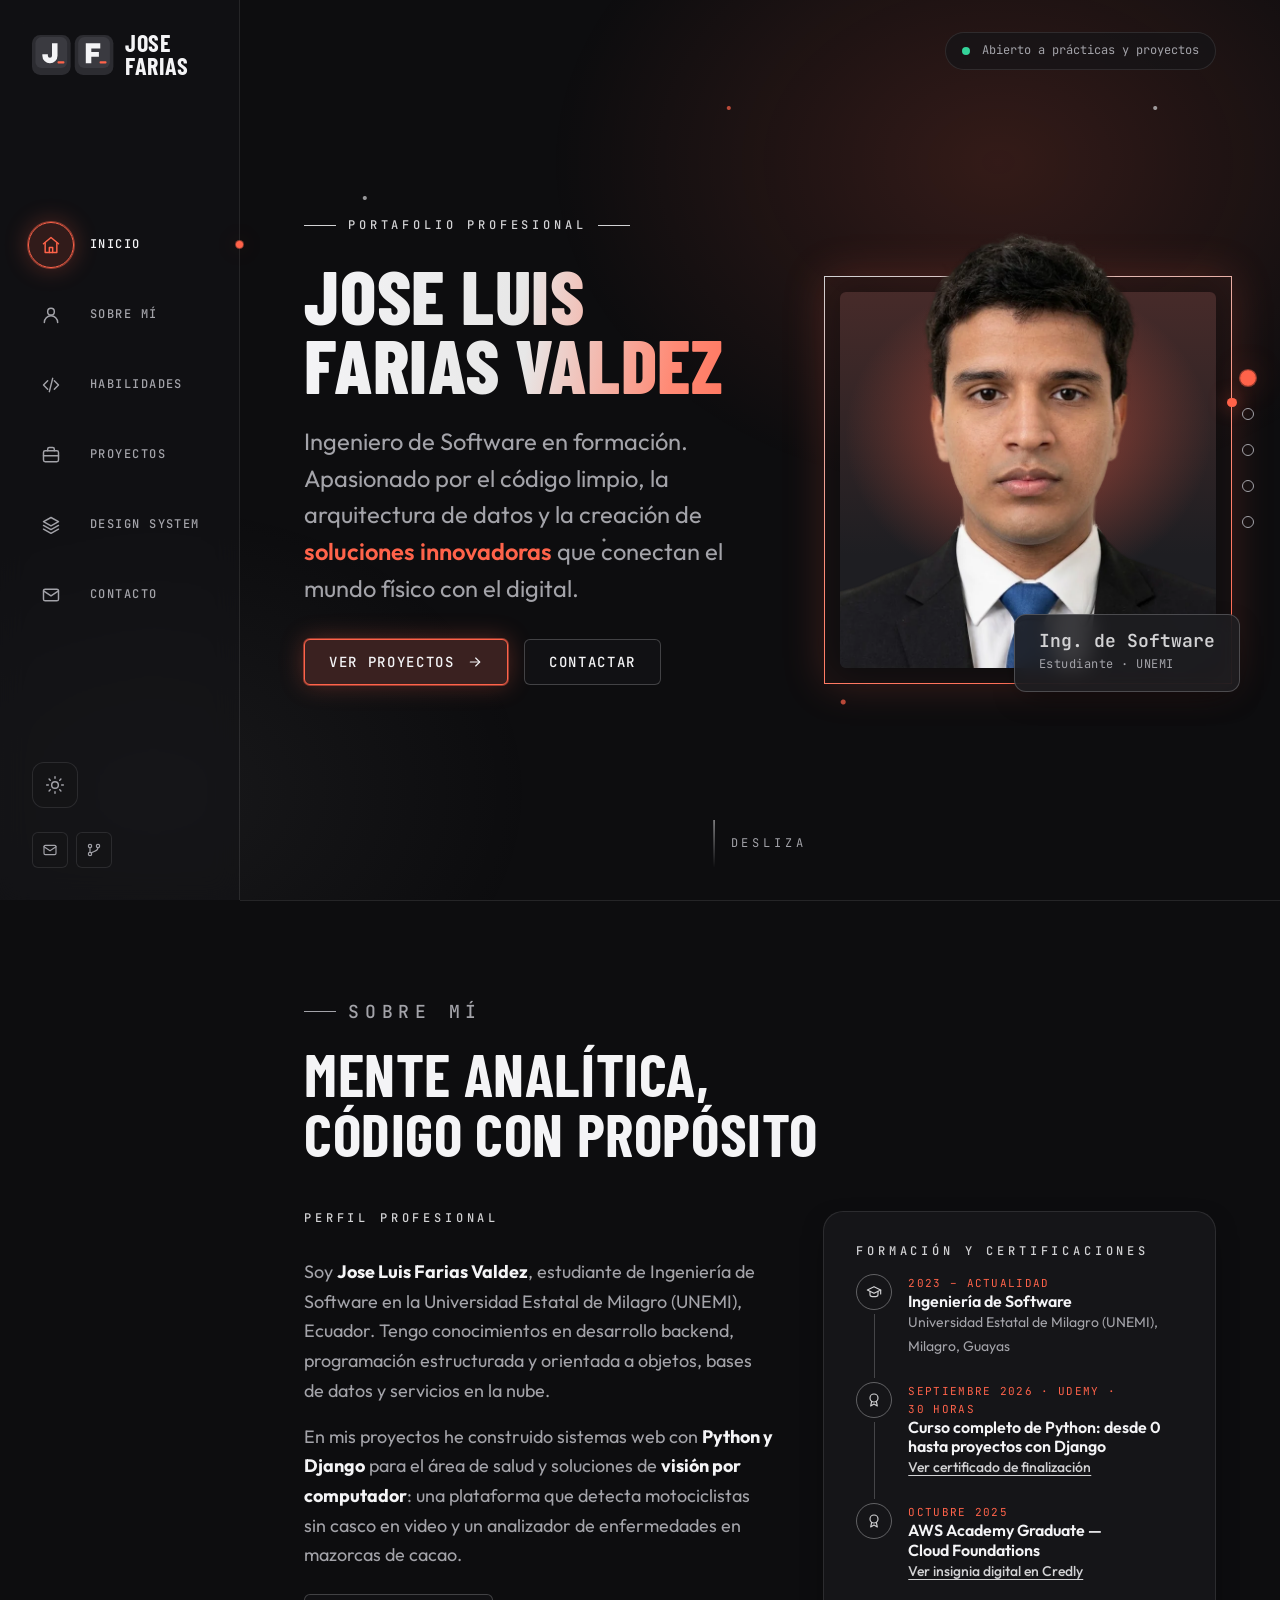
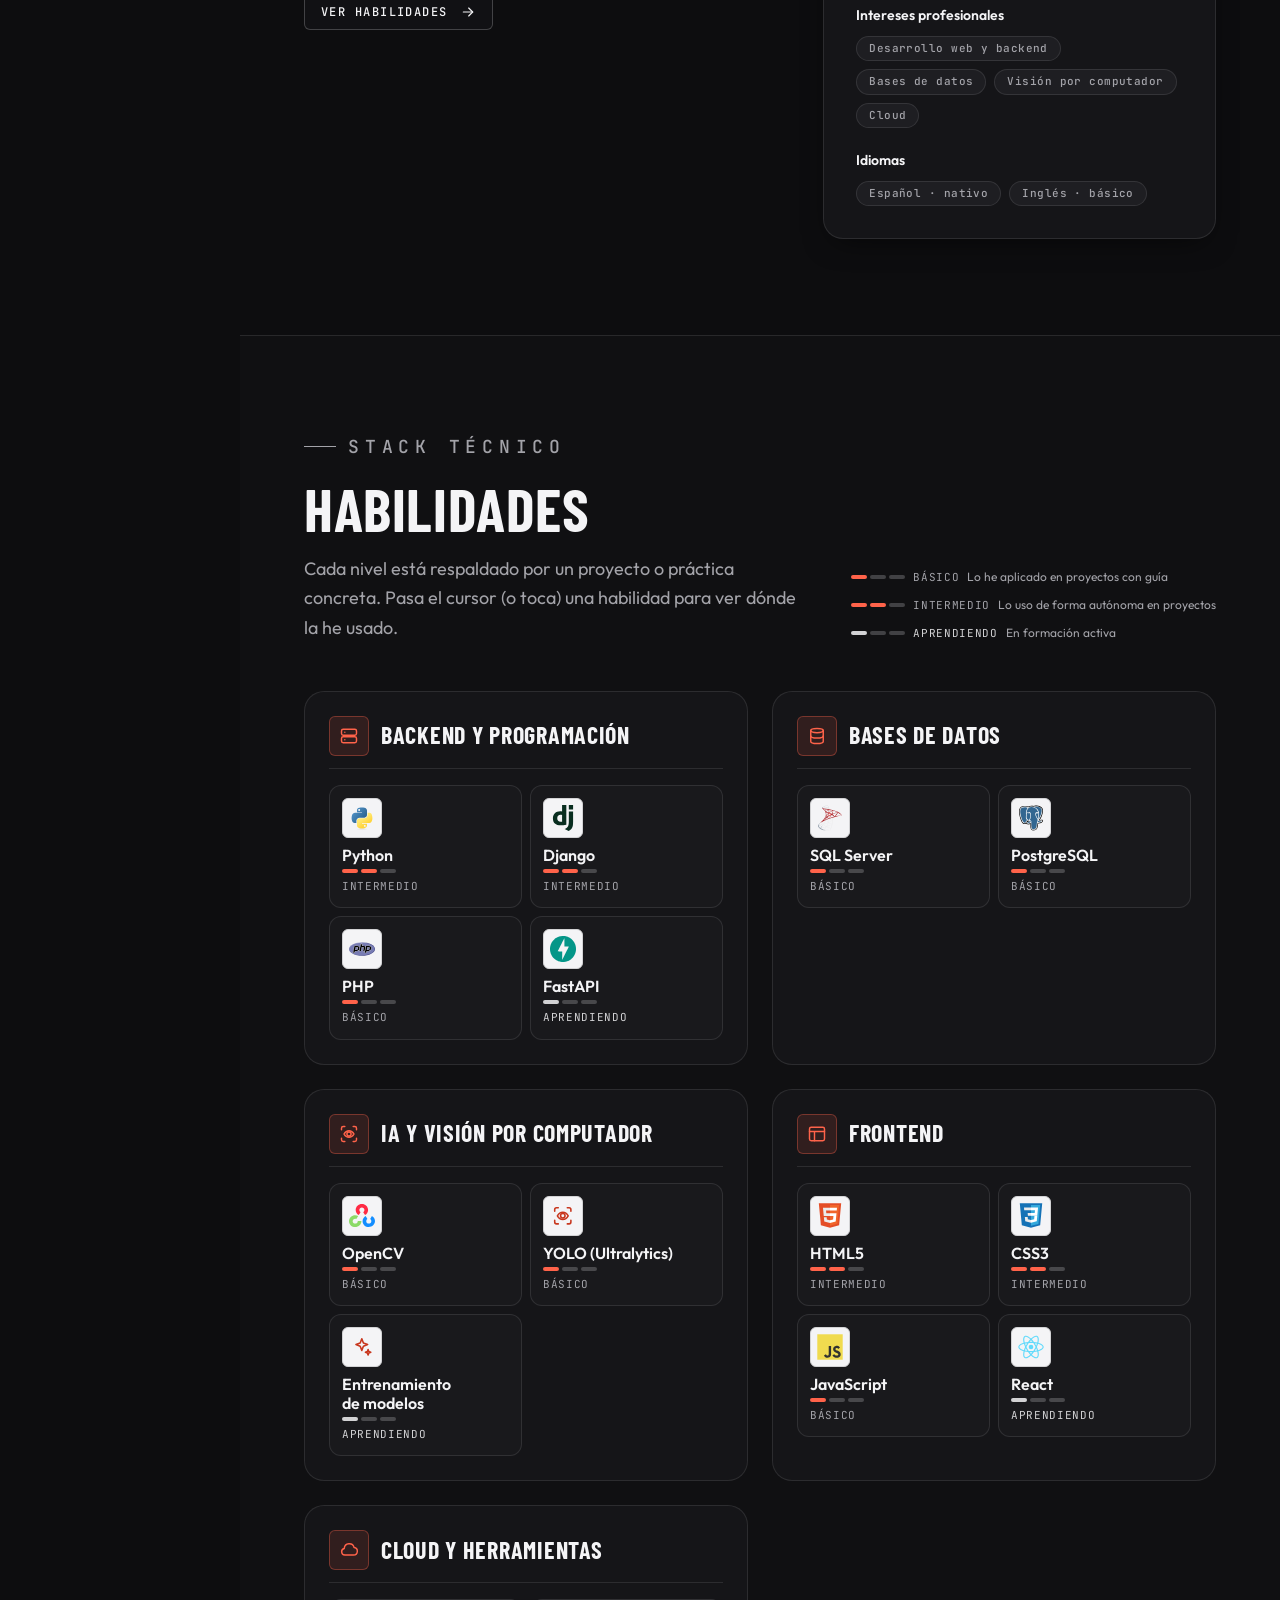
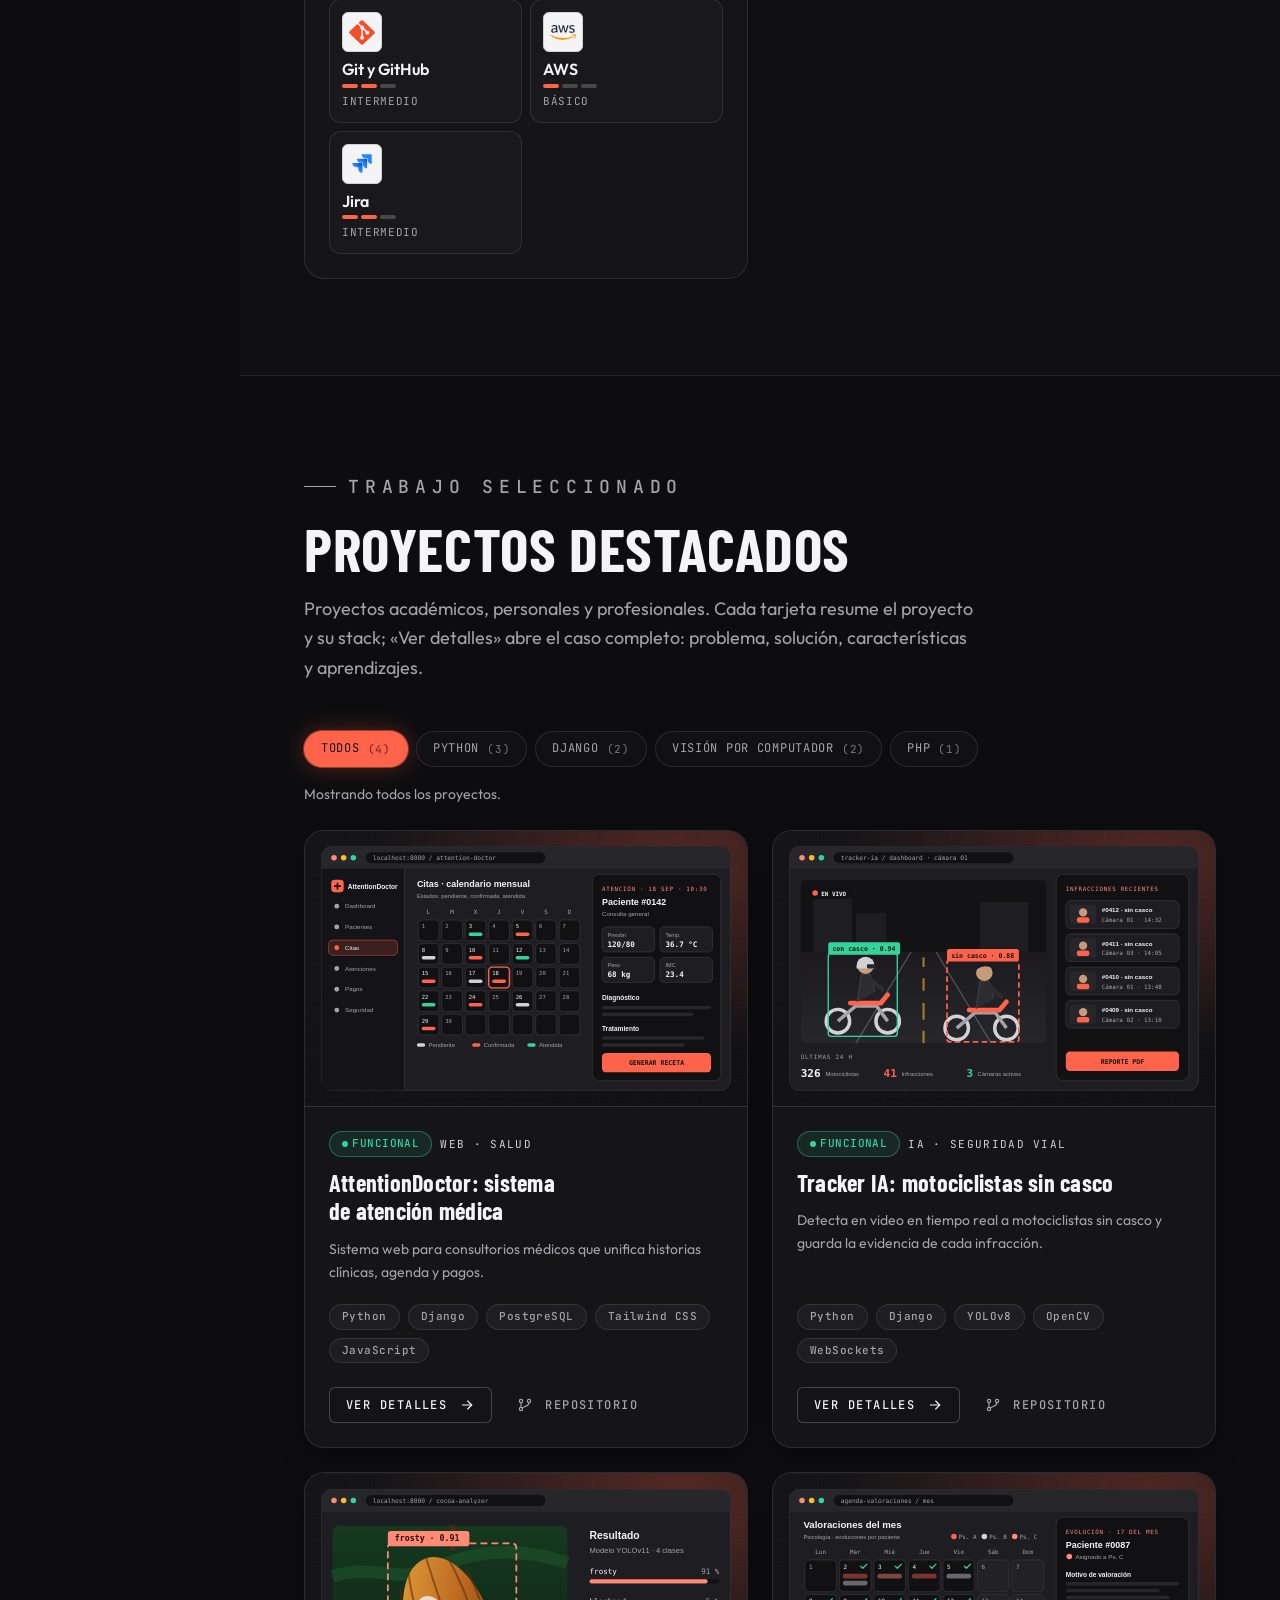
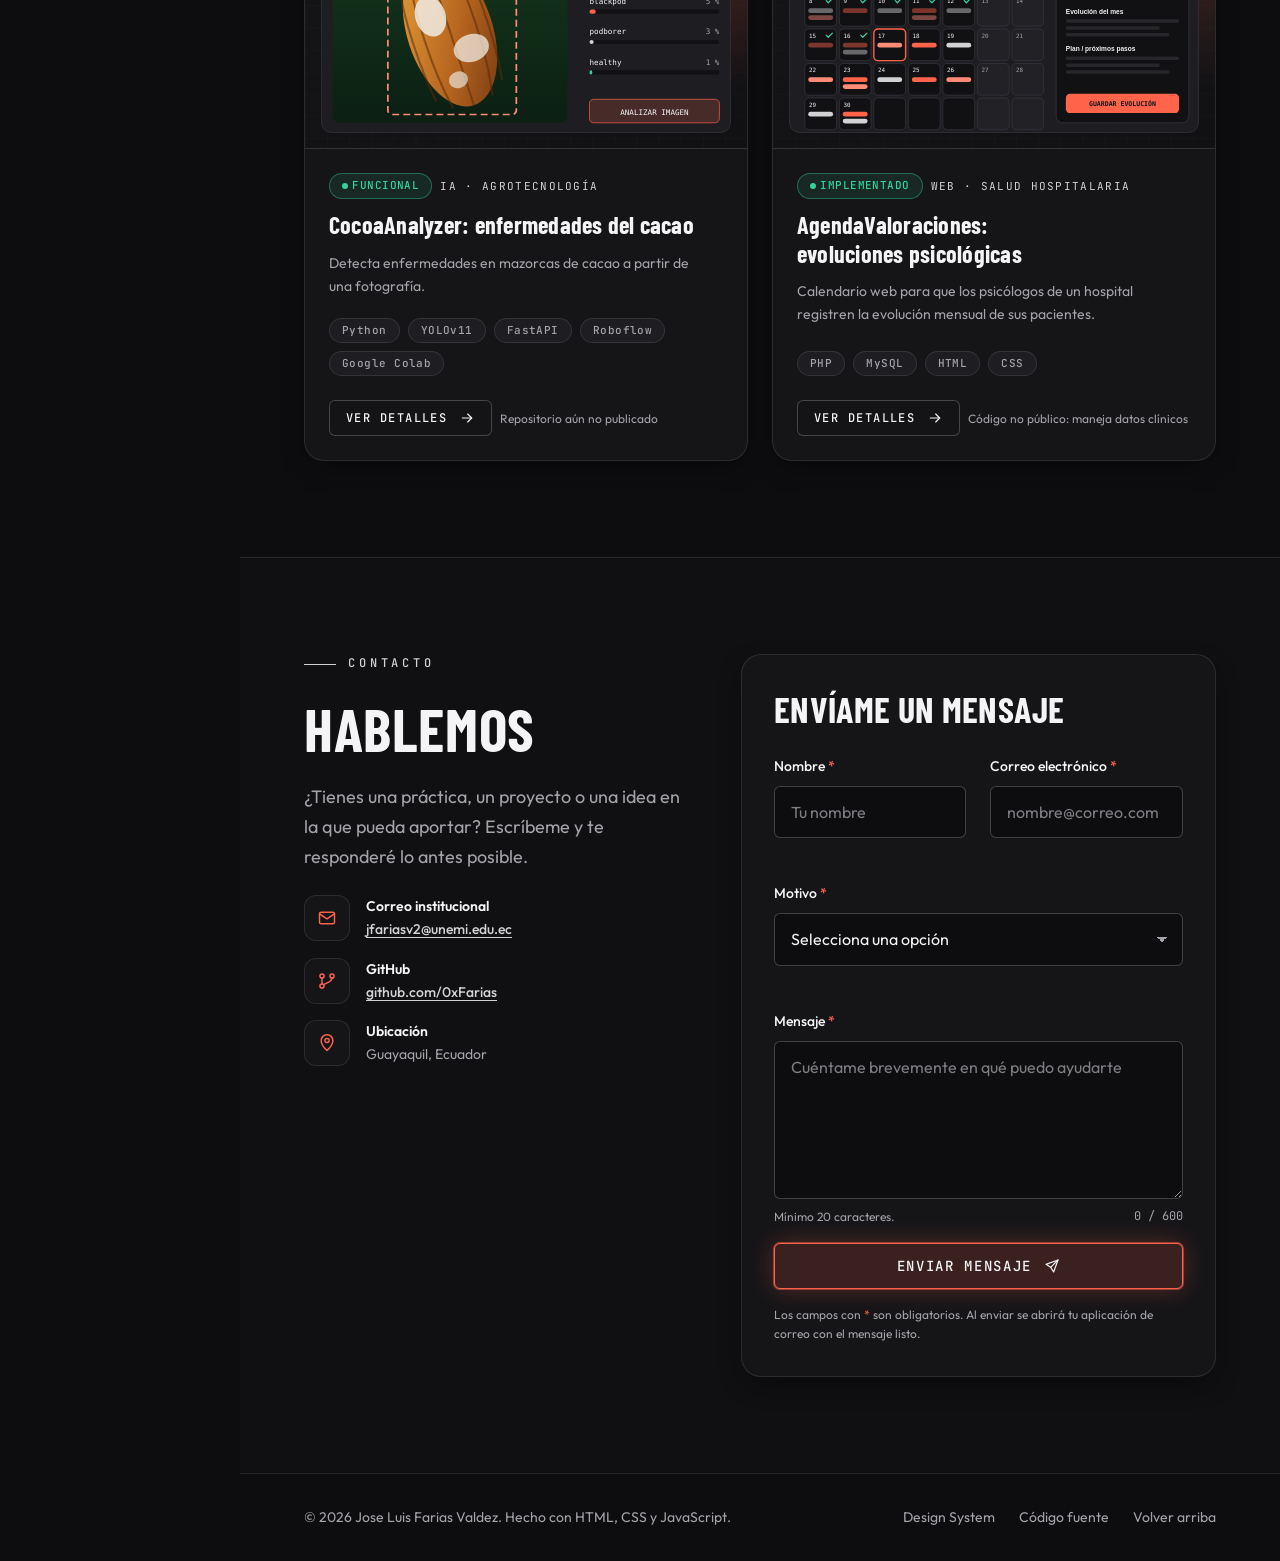
<file: index.html>
<!DOCTYPE html>
<html lang="es">
<head>
  <meta charset="UTF-8">
  <meta name="viewport" content="width=device-width, initial-scale=1">
  <title>Jose Farias</title>
  <meta name="description" content="Portafolio de Jose Luis Farias Valdez, estudiante de Ingeniería de Software (UNEMI): desarrollo web y backend con Python y Django, bases de datos y visión por computador.">
  <meta name="author" content="Jose Luis Farias Valdez">
  <meta name="theme-color" content="#0d0d0f">
  <meta property="og:type" content="website">
  <meta property="og:title" content="Jose Luis Farias Valdez — Portafolio | Ingeniería de Software">
  <meta property="og:description" content="Portafolio de Jose Luis Farias Valdez, estudiante de Ingeniería de Software (UNEMI): desarrollo web y backend con Python y Django, bases de datos y visión por computador.">
  <meta property="og:image" content="https://0xfarias.github.io/portafolio/assets/img/og-image.jpg">
  <link rel="icon" href="assets/icons/favicon.svg" type="image/svg+xml">
  <link rel="stylesheet" href="css/main.css">
  <!-- Aplica el tema guardado antes de pintar la página (evita parpadeo) -->
  <script src="js/theme-init.js"></script>
  <script src="js/modules/toast.js" defer></script>
  <script src="js/modules/theme-toggle.js" defer></script>
  <script src="js/modules/mobile-menu.js" defer></script>
  <script src="js/modules/scroll-spy.js" defer></script>
  <script src="js/modules/reveal-on-scroll.js" defer></script>
  <script src="js/modules/project-filter.js" defer></script>
  <script src="js/modules/project-modal.js" defer></script>
  <script src="js/modules/contact-form.js" defer></script>
  <script src="js/modules/back-to-top.js" defer></script>
</head>
<body class="page page--home">
  <a class="skip-link" href="#contenido">Saltar al contenido</a>

  <!-- Sprite de íconos: cada ícono se reutiliza con <use> y su id (i-nombre) -->
  <svg class="icon-sprite" xmlns="http://www.w3.org/2000/svg" aria-hidden="true">
    <symbol id="i-home" viewBox="0 0 24 24"><path d="M3 10.5 12 3l9 7.5"/><path d="M5 9.5V21h14V9.5"/><path d="M10 21v-6h4v6"/></symbol>
    <symbol id="i-user" viewBox="0 0 24 24"><circle cx="12" cy="8" r="4"/><path d="M4 21a8 8 0 0 1 16 0"/></symbol>
    <symbol id="i-code" viewBox="0 0 24 24"><path d="m8 7-5 5 5 5"/><path d="m16 7 5 5-5 5"/><path d="m14 4-4 16"/></symbol>
    <symbol id="i-briefcase" viewBox="0 0 24 24"><rect x="3" y="7" width="18" height="13" rx="2"/><path d="M8 7V5a2 2 0 0 1 2-2h4a2 2 0 0 1 2 2v2"/><path d="M3 13h18"/></symbol>
    <symbol id="i-layers" viewBox="0 0 24 24"><path d="m12 3 9 5-9 5-9-5 9-5Z"/><path d="m3 12.5 9 5 9-5"/><path d="m3 17 9 5 9-5"/></symbol>
    <symbol id="i-mail" viewBox="0 0 24 24"><rect x="3" y="5" width="18" height="14" rx="2"/><path d="m3 7 9 6 9-6"/></symbol>
    <symbol id="i-sun" viewBox="0 0 24 24"><circle cx="12" cy="12" r="4"/><path d="M12 2v2M12 20v2M4.9 4.9l1.4 1.4M17.7 17.7l1.4 1.4M2 12h2M20 12h2M4.9 19.1l1.4-1.4M17.7 6.3l1.4-1.4"/></symbol>
    <symbol id="i-moon" viewBox="0 0 24 24"><path d="M20 14.5A8 8 0 1 1 9.5 4a6.5 6.5 0 0 0 10.5 10.5Z"/></symbol>
    <symbol id="i-menu" viewBox="0 0 24 24"><path d="M4 7h16M4 12h16M4 17h16"/></symbol>
    <symbol id="i-close" viewBox="0 0 24 24"><path d="M6 6l12 12M18 6 6 18"/></symbol>
    <symbol id="i-arrow-right" viewBox="0 0 24 24"><path d="M5 12h14"/><path d="m13 6 6 6-6 6"/></symbol>
    <symbol id="i-arrow-up" viewBox="0 0 24 24"><path d="M12 19V5"/><path d="m6 11 6-6 6 6"/></symbol>
    <symbol id="i-external" viewBox="0 0 24 24"><path d="M14 4h6v6"/><path d="M20 4 11 13"/><path d="M19 14v5a1 1 0 0 1-1 1H5a1 1 0 0 1-1-1V6a1 1 0 0 1 1-1h5"/></symbol>
    <symbol id="i-branch" viewBox="0 0 24 24"><circle cx="6" cy="6" r="2.5"/><circle cx="6" cy="18" r="2.5"/><circle cx="18" cy="6" r="2.5"/><path d="M6 8.5v7"/><path d="M18 8.5c0 5-6 5-10.2 8"/></symbol>
    <symbol id="i-map-pin" viewBox="0 0 24 24"><path d="M12 21s7-6.2 7-12a7 7 0 1 0-14 0c0 5.8 7 12 7 12Z"/><circle cx="12" cy="9" r="2.5"/></symbol>
    <symbol id="i-graduation" viewBox="0 0 24 24"><path d="m2 9 10-5 10 5-10 5L2 9Z"/><path d="M6 11v5c0 1.7 2.7 3 6 3s6-1.3 6-3v-5"/><path d="M22 9v6"/></symbol>
    <symbol id="i-cpu" viewBox="0 0 24 24"><rect x="6" y="6" width="12" height="12" rx="2"/><rect x="9.5" y="9.5" width="5" height="5"/><path d="M9 2v4M15 2v4M9 18v4M15 18v4M2 9h4M2 15h4M18 9h4M18 15h4"/></symbol>
    <symbol id="i-scan-eye" viewBox="0 0 24 24"><path d="M3 7V5a2 2 0 0 1 2-2h2M17 3h2a2 2 0 0 1 2 2v2M21 17v2a2 2 0 0 1-2 2h-2M7 21H5a2 2 0 0 1-2-2v-2"/><circle cx="12" cy="12" r="2.5"/><path d="M6 12s2.2-4 6-4 6 4 6 4-2.2 4-6 4-6-4-6-4Z"/></symbol>
    <symbol id="i-database" viewBox="0 0 24 24"><ellipse cx="12" cy="5.5" rx="7.5" ry="2.5"/><path d="M4.5 5.5v13c0 1.4 3.4 2.5 7.5 2.5s7.5-1.1 7.5-2.5v-13"/><path d="M4.5 12c0 1.4 3.4 2.5 7.5 2.5s7.5-1.1 7.5-2.5"/></symbol>
    <symbol id="i-server" viewBox="0 0 24 24"><rect x="3" y="4" width="18" height="7" rx="2"/><rect x="3" y="13" width="18" height="7" rx="2"/><path d="M7 7.5h.01M7 16.5h.01"/></symbol>
    <symbol id="i-layout" viewBox="0 0 24 24"><rect x="3" y="4" width="18" height="16" rx="2"/><path d="M3 9h18M9 9v11"/></symbol>
    <symbol id="i-terminal" viewBox="0 0 24 24"><rect x="3" y="4" width="18" height="16" rx="2"/><path d="m7 9 3 3-3 3M12 15h5"/></symbol>
    <symbol id="i-check" viewBox="0 0 24 24"><circle cx="12" cy="12" r="9"/><path d="m8 12 3 3 5-6"/></symbol>
    <symbol id="i-alert" viewBox="0 0 24 24"><circle cx="12" cy="12" r="9"/><path d="M12 7.5v5.5M12 16.5h.01"/></symbol>
    <symbol id="i-copy" viewBox="0 0 24 24"><rect x="8" y="8" width="12" height="12" rx="2"/><path d="M16 8V6a2 2 0 0 0-2-2H6a2 2 0 0 0-2 2v8a2 2 0 0 0 2 2h2"/></symbol>
    <symbol id="i-send" viewBox="0 0 24 24"><path d="M21 3 10 14"/><path d="M21 3 14.5 21l-4.5-7-7-4.5L21 3Z"/></symbol>
    <symbol id="i-folder" viewBox="0 0 24 24"><path d="M3 7a2 2 0 0 1 2-2h4l2 2h8a2 2 0 0 1 2 2v9a2 2 0 0 1-2 2H5a2 2 0 0 1-2-2V7Z"/></symbol>
    <symbol id="i-sparkles" viewBox="0 0 24 24"><path d="m12 3 1.8 4.7 4.7 1.8-4.7 1.8L12 16l-1.8-4.7-4.7-1.8 4.7-1.8L12 3Z"/><path d="m19 15 .8 2.2 2.2.8-2.2.8L19 21l-.8-2.2L16 18l2.2-.8L19 15Z"/></symbol>
    <symbol id="i-cloud" viewBox="0 0 24 24"><path d="M7 18h10.5a4.5 4.5 0 0 0 .6-8.96A6 6 0 0 0 6.3 10.1 4 4 0 0 0 7 18Z"/></symbol>
    <symbol id="i-award" viewBox="0 0 24 24"><circle cx="12" cy="9" r="6"/><path d="m8.5 14 -1.5 7 5-3 5 3-1.5-7"/></symbol>
    <symbol id="i-leaf" viewBox="0 0 24 24"><path d="M5 19c0-8 5-14 15-15-1 10-7 15-15 15Z"/><path d="M5 19 13 11"/></symbol>
  </svg>

  <header class="site-header" id="site-header">
    <a class="brand" href="#inicio">
      <svg class="logo brand__logo" viewBox="0 0 118 58" width="118" height="58" aria-hidden="true" focusable="false"><g class="logo__key"><rect class="logo__side" x="0" y="0" width="56" height="58" rx="12"/><g class="logo__cap"><rect class="logo__top" x="5" y="3" width="46" height="45" rx="9"/><path class="logo__glyph" d="M29 12h8v18a11 11 0 0 1-22 0v-2h8v2a3 3 0 0 0 6 0z"/><rect class="logo__bump" x="37" y="38" width="10" height="3.5" rx="1.2"/></g></g><g class="logo__key"><rect class="logo__side" x="62" y="0" width="56" height="58" rx="12"/><g class="logo__cap"><rect class="logo__top" x="67" y="3" width="46" height="45" rx="9"/><path class="logo__glyph" d="M78 12h21v7.5h-13v5h11v7h-11v9.5h-8z"/><rect class="logo__bump" x="98" y="38" width="10" height="3.5" rx="1.2"/></g></g></svg>
      <span class="brand__name">Jose Farias</span>
      <span class="visually-hidden"> — Ir al inicio</span>
    </a>

    <button class="icon-btn menu-toggle" type="button" aria-controls="site-nav" aria-expanded="false" aria-label="Abrir menú de navegación">
      <svg class="icon icon--menu" aria-hidden="true" focusable="false"><use href="#i-menu"></use></svg>
      <svg class="icon icon--close" aria-hidden="true" focusable="false"><use href="#i-close"></use></svg>
    </button>

    <nav class="navbar" id="site-nav" aria-label="Navegación principal">
      <ul class="navbar__list">
      <li>
        <a class="navbar__link is-active" href="#inicio" data-spy="inicio">
          <span class="navbar__icon"><svg class="icon" aria-hidden="true" focusable="false"><use href="#i-home"></use></svg></span>
          <span class="navbar__label">Inicio</span>
        </a>
      </li>
      <li>
        <a class="navbar__link" href="#sobre-mi" data-spy="sobre-mi">
          <span class="navbar__icon"><svg class="icon" aria-hidden="true" focusable="false"><use href="#i-user"></use></svg></span>
          <span class="navbar__label">Sobre mí</span>
        </a>
      </li>
      <li>
        <a class="navbar__link" href="#habilidades" data-spy="habilidades">
          <span class="navbar__icon"><svg class="icon" aria-hidden="true" focusable="false"><use href="#i-code"></use></svg></span>
          <span class="navbar__label">Habilidades</span>
        </a>
      </li>
      <li>
        <a class="navbar__link" href="#proyectos" data-spy="proyectos">
          <span class="navbar__icon"><svg class="icon" aria-hidden="true" focusable="false"><use href="#i-briefcase"></use></svg></span>
          <span class="navbar__label">Proyectos</span>
        </a>
      </li>
      <li>
        <a class="navbar__link" href="design-system.html">
          <span class="navbar__icon"><svg class="icon" aria-hidden="true" focusable="false"><use href="#i-layers"></use></svg></span>
          <span class="navbar__label">Design System</span>
        </a>
      </li>
      <li>
        <a class="navbar__link" href="#contacto" data-spy="contacto">
          <span class="navbar__icon"><svg class="icon" aria-hidden="true" focusable="false"><use href="#i-mail"></use></svg></span>
          <span class="navbar__label">Contacto</span>
        </a>
      </li>
      </ul>
    </nav>

    <div class="site-header__tools">
      <button class="icon-btn theme-toggle" type="button" aria-label="Cambiar a tema claro">
        <svg class="icon icon--sun" aria-hidden="true" focusable="false"><use href="#i-sun"></use></svg>
        <svg class="icon icon--moon" aria-hidden="true" focusable="false"><use href="#i-moon"></use></svg>
      </button>
      <ul class="social-list">
        <li>
          <a class="icon-btn icon-btn--sm" href="mailto:jfariasv2@unemi.edu.ec" aria-label="Enviar correo a Jose">
            <svg class="icon icon--sm" aria-hidden="true" focusable="false"><use href="#i-mail"></use></svg>
          </a>
        </li>
        <li>
          <a class="icon-btn icon-btn--sm" href="https://github.com/0xFarias" target="_blank" rel="noopener noreferrer" aria-label="Perfil de GitHub (se abre en una pestaña nueva)">
            <svg class="icon icon--sm" aria-hidden="true" focusable="false"><use href="#i-branch"></use></svg>
          </a>
        </li>
      </ul>
    </div>
  </header>

  <main id="contenido">
    <!-- ================= INICIO / PRESENTACIÓN ================= -->
    <section class="hero" id="inicio" aria-labelledby="hero-title">
      <div class="container hero__inner">
        <p class="status-pill hero__status">
          <span class="status-pill__dot" aria-hidden="true"></span>
          Abierto a prácticas y proyectos
        </p>

        <div class="hero__content">
          <p class="eyebrow eyebrow--center">PORTAFOLIO PROFESIONAL</p>
          <h1 class="hero__title" id="hero-title">
            <span class="hero__line">Jose Luis</span>
            <span class="hero__line">Farias Valdez</span>
          </h1>
          <p class="hero__tagline">
            Ingeniero de Software en formación. Apasionado por el código limpio, la arquitectura de datos y la creación de <span class="text-highlight">soluciones innovadoras</span> que conectan el mundo físico con el digital.
          </p>
          <div class="hero__actions">
            <a class="btn btn--primary" href="#proyectos">
              Ver proyectos <svg class="icon icon--sm icon--arrow" aria-hidden="true" focusable="false"><use href="#i-arrow-right"></use></svg>
            </a>
            <a class="btn btn--secondary" href="#contacto">Contactar</a>
          </div>
        </div>

        <figure class="hero__figure">
          <div class="hero__media">
            <img class="hero__photo" src="assets/img/jose-farias-recorte.webp" alt="Fotografía de Jose Luis Farias Valdez con traje formal" width="1024" height="885">
          </div>
          <figcaption class="hero__badge">
            <strong>Ing. de Software</strong>
            <span>Estudiante · UNEMI</span>
          </figcaption>
        </figure>
      </div>

      <a class="hero__scroll" href="#sobre-mi">Desliza</a>
    </section>

    <!-- ================= SOBRE MÍ ================= -->
    <section class="section" id="sobre-mi" aria-labelledby="about-title">
      <div class="container about">
        <header class="section-header" data-reveal>
          <p class="eyebrow">Sobre mí</p>
          <h2 id="about-title">Mente analítica, código con propósito</h2>
        </header>

        <div class="about__grid">
          <article class="about__bio" aria-labelledby="bio-title" data-reveal>
            <h3 class="about__subtitle" id="bio-title">Perfil profesional</h3>
            <p>
              Soy <strong>Jose Luis Farias Valdez</strong>, estudiante de Ingeniería de Software en la
              Universidad Estatal de Milagro (UNEMI), Ecuador. Tengo conocimientos en desarrollo backend,
              programación estructurada y orientada a objetos, bases de datos y servicios en la nube.
            </p>
            <p>
              En mis proyectos he construido sistemas web con <strong>Python y Django</strong> para el área de salud
              y soluciones de <strong>visión por computador</strong>: una plataforma que detecta motociclistas sin
              casco en video y un analizador de enfermedades en mazorcas de cacao.
            </p>
            <div class="about__actions">
              <a class="btn btn--secondary btn--sm" href="#habilidades">Ver habilidades <svg class="icon icon--sm icon--arrow" aria-hidden="true" focusable="false"><use href="#i-arrow-right"></use></svg></a>
            </div>
          </article>

          <aside class="about__aside panel" aria-labelledby="education-title" data-reveal>
            <h3 class="about__subtitle" id="education-title">Formación y certificaciones</h3>
            <ol class="timeline">
              <li class="timeline__item">
                <span class="timeline__icon"><svg class="icon icon--sm" aria-hidden="true" focusable="false"><use href="#i-graduation"></use></svg></span>
                <div>
                  <p class="timeline__meta">2023 – actualidad</p>
                  <p class="timeline__title">Ingeniería de Software</p>
                  <p class="timeline__text">Universidad Estatal de Milagro (UNEMI), Milagro, Guayas</p>
                </div>
              </li>
              <li class="timeline__item">
                <span class="timeline__icon"><svg class="icon icon--sm" aria-hidden="true" focusable="false"><use href="#i-award"></use></svg></span>
                <div>
                  <p class="timeline__meta">Septiembre 2026 · Udemy · 30 horas</p>
                  <p class="timeline__title">Curso completo de Python: desde 0 hasta proyectos con Django</p>
                  <p class="timeline__text"><a class="link" href="https://ude.my/UC-e4451a75-4604-483d-979d-471fdb543c91" target="_blank" rel="noopener noreferrer">Ver certificado de finalización</a></p>
                </div>
              </li>
              <li class="timeline__item">
                <span class="timeline__icon"><svg class="icon icon--sm" aria-hidden="true" focusable="false"><use href="#i-award"></use></svg></span>
                <div>
                  <p class="timeline__meta">Octubre 2025</p>
                  <p class="timeline__title">AWS Academy Graduate — Cloud Foundations</p>
                  <p class="timeline__text"><a class="link" href="https://www.credly.com/go/4g2S7dKG" target="_blank" rel="noopener noreferrer">Ver insignia digital en Credly</a></p>
                </div>
              </li>
            </ol>
            <h4 class="about__label">Intereses profesionales</h4>
            <ul class="tag-list">
              <li class="badge">Desarrollo web y backend</li>
              <li class="badge">Bases de datos</li>
              <li class="badge">Visión por computador</li>
              <li class="badge">Cloud</li>
            </ul>
            <h4 class="about__label">Idiomas</h4>
            <ul class="tag-list">
              <li class="badge">Español · nativo</li>
              <li class="badge">Inglés · básico</li>
            </ul>
          </aside>
        </div>
      </div>
    </section>

    <!-- ================= HABILIDADES ================= -->
    <section class="section section--alt" id="habilidades" aria-labelledby="skills-title">
      <div class="container">
        <header class="section-header section-header--split" data-reveal>
          <div class="section-header__text">
            <p class="eyebrow">Stack técnico</p>
            <h2 id="skills-title">Habilidades</h2>
            <p>Cada nivel está respaldado por un proyecto o práctica concreta. Pasa el cursor (o toca) una habilidad para ver dónde la he usado.</p>
          </div>
          <ul class="level-legend">
            <li>
              <p class="level" data-level="1">
                <span class="level__bar" aria-hidden="true"><span></span><span></span><span></span></span>
                <span class="level__label">Básico</span>
              </p>
              <span class="level-legend__text">Lo he aplicado en proyectos con guía</span>
            </li>
            <li>
              <p class="level" data-level="2">
                <span class="level__bar" aria-hidden="true"><span></span><span></span><span></span></span>
                <span class="level__label">Intermedio</span>
              </p>
              <span class="level-legend__text">Lo uso de forma autónoma en proyectos</span>
            </li>
            <li>
              <p class="level" data-level="0">
                <span class="level__bar" aria-hidden="true"><span></span><span></span><span></span></span>
                <span class="level__label">Aprendiendo</span>
              </p>
              <span class="level-legend__text">En formación activa</span>
            </li>
          </ul>
        </header>

        <div class="skill-grid">
          <section class="skill-group" aria-labelledby="skills-backend" data-reveal>
            <header class="skill-group__header">
              <span class="skill-group__icon"><svg class="icon" aria-hidden="true" focusable="false"><use href="#i-server"></use></svg></span>
              <h3 class="skill-group__title" id="skills-backend">Backend y programación</h3>
            </header>
            <ul class="skill-list">
              <li class="skill" tabindex="0" aria-describedby="skill-python-desc">
                <span class="skill__icon" aria-hidden="true"><img src="assets/icons/tech/python.svg" alt="" width="28" height="28" loading="lazy"></span>
                <div class="skill__body">
                  <div class="skill__head">
                    <h4 class="skill__name">Python</h4>
                    <p class="level" data-level="2">
                      <span class="level__bar" aria-hidden="true"><span></span><span></span><span></span></span>
                      <span class="level__label">Intermedio</span>
                    </p>
                  </div>
                  <p class="skill__desc" id="skill-python-desc" role="tooltip">Estructuras de datos, lógica y POO. Es el lenguaje principal de mis proyectos.</p>
                </div>
              </li>
              <li class="skill" tabindex="0" aria-describedby="skill-django-desc">
                <span class="skill__icon" aria-hidden="true"><img src="assets/icons/tech/django.svg" alt="" width="28" height="28" loading="lazy"></span>
                <div class="skill__body">
                  <div class="skill__head">
                    <h4 class="skill__name">Django</h4>
                    <p class="level" data-level="2">
                      <span class="level__bar" aria-hidden="true"><span></span><span></span><span></span></span>
                      <span class="level__label">Intermedio</span>
                    </p>
                  </div>
                  <p class="skill__desc" id="skill-django-desc" role="tooltip">Modelos, vistas, plantillas, sesiones, permisos y CRUD completos (AttentionDoctor y Tracker IA). Certificado de Udemy.</p>
                </div>
              </li>
              <li class="skill" tabindex="0" aria-describedby="skill-php-desc">
                <span class="skill__icon" aria-hidden="true"><img src="assets/icons/tech/php.svg" alt="" width="28" height="28" loading="lazy"></span>
                <div class="skill__body">
                  <div class="skill__head">
                    <h4 class="skill__name">PHP</h4>
                    <p class="level" data-level="1">
                      <span class="level__bar" aria-hidden="true"><span></span><span></span><span></span></span>
                      <span class="level__label">Básico</span>
                    </p>
                  </div>
                  <p class="skill__desc" id="skill-php-desc" role="tooltip">Backend de AgendaValoraciones.</p>
                </div>
              </li>
              <li class="skill" tabindex="0" aria-describedby="skill-fastapi-desc">
                <span class="skill__icon" aria-hidden="true"><img src="assets/icons/tech/fastapi.svg" alt="" width="28" height="28" loading="lazy"></span>
                <div class="skill__body">
                  <div class="skill__head">
                    <h4 class="skill__name">FastAPI</h4>
                    <p class="level" data-level="0">
                      <span class="level__bar" aria-hidden="true"><span></span><span></span><span></span></span>
                      <span class="level__label">Aprendiendo</span>
                    </p>
                  </div>
                  <p class="skill__desc" id="skill-fastapi-desc" role="tooltip">API de inferencia de CocoaAnalyzer.</p>
                </div>
              </li>
            </ul>
          </section>

          <section class="skill-group" aria-labelledby="skills-datos" data-reveal>
            <header class="skill-group__header">
              <span class="skill-group__icon"><svg class="icon" aria-hidden="true" focusable="false"><use href="#i-database"></use></svg></span>
              <h3 class="skill-group__title" id="skills-datos">Bases de datos</h3>
            </header>
            <ul class="skill-list">
              <li class="skill" tabindex="0" aria-describedby="skill-sql-server-desc">
                <span class="skill__icon" aria-hidden="true"><img src="assets/icons/tech/sqlserver.svg" alt="" width="28" height="28" loading="lazy"></span>
                <div class="skill__body">
                  <div class="skill__head">
                    <h4 class="skill__name">SQL Server</h4>
                    <p class="level" data-level="1">
                      <span class="level__bar" aria-hidden="true"><span></span><span></span><span></span></span>
                      <span class="level__label">Básico</span>
                    </p>
                  </div>
                  <p class="skill__desc" id="skill-sql-server-desc" role="tooltip">Consultas, relaciones entre tablas y diseño de CRUD.</p>
                </div>
              </li>
              <li class="skill" tabindex="0" aria-describedby="skill-postgresql-desc">
                <span class="skill__icon" aria-hidden="true"><img src="assets/icons/tech/postgresql.svg" alt="" width="28" height="28" loading="lazy"></span>
                <div class="skill__body">
                  <div class="skill__head">
                    <h4 class="skill__name">PostgreSQL</h4>
                    <p class="level" data-level="1">
                      <span class="level__bar" aria-hidden="true"><span></span><span></span><span></span></span>
                      <span class="level__label">Básico</span>
                    </p>
                  </div>
                  <p class="skill__desc" id="skill-postgresql-desc" role="tooltip">Base de datos de AttentionDoctor, conectada desde Django.</p>
                </div>
              </li>
            </ul>
          </section>

          <section class="skill-group" aria-labelledby="skills-ia" data-reveal>
            <header class="skill-group__header">
              <span class="skill-group__icon"><svg class="icon" aria-hidden="true" focusable="false"><use href="#i-scan-eye"></use></svg></span>
              <h3 class="skill-group__title" id="skills-ia">IA y visión por computador</h3>
            </header>
            <ul class="skill-list">
              <li class="skill" tabindex="0" aria-describedby="skill-opencv-desc">
                <span class="skill__icon" aria-hidden="true"><img src="assets/icons/tech/opencv.svg" alt="" width="28" height="28" loading="lazy"></span>
                <div class="skill__body">
                  <div class="skill__head">
                    <h4 class="skill__name">OpenCV</h4>
                    <p class="level" data-level="1">
                      <span class="level__bar" aria-hidden="true"><span></span><span></span><span></span></span>
                      <span class="level__label">Básico</span>
                    </p>
                  </div>
                  <p class="skill__desc" id="skill-opencv-desc" role="tooltip">Captura y procesamiento de video en tiempo real (Tracker IA).</p>
                </div>
              </li>
              <li class="skill" tabindex="0" aria-describedby="skill-yolo-ultralytics-desc">
                <span class="skill__icon" aria-hidden="true"><svg class="icon" aria-hidden="true" focusable="false"><use href="#i-scan-eye"></use></svg></span>
                <div class="skill__body">
                  <div class="skill__head">
                    <h4 class="skill__name">YOLO (Ultralytics)</h4>
                    <p class="level" data-level="1">
                      <span class="level__bar" aria-hidden="true"><span></span><span></span><span></span></span>
                      <span class="level__label">Básico</span>
                    </p>
                  </div>
                  <p class="skill__desc" id="skill-yolo-ultralytics-desc" role="tooltip">YOLOv8 en Tracker IA y YOLOv11 en CocoaAnalyzer.</p>
                </div>
              </li>
              <li class="skill" tabindex="0" aria-describedby="skill-entrenamiento-de-modelos-desc">
                <span class="skill__icon" aria-hidden="true"><svg class="icon" aria-hidden="true" focusable="false"><use href="#i-sparkles"></use></svg></span>
                <div class="skill__body">
                  <div class="skill__head">
                    <h4 class="skill__name">Entrenamiento de modelos</h4>
                    <p class="level" data-level="0">
                      <span class="level__bar" aria-hidden="true"><span></span><span></span><span></span></span>
                      <span class="level__label">Aprendiendo</span>
                    </p>
                  </div>
                  <p class="skill__desc" id="skill-entrenamiento-de-modelos-desc" role="tooltip">Modelo personalizado para detectar el casco y datasets gestionados en Roboflow.</p>
                </div>
              </li>
            </ul>
          </section>

          <section class="skill-group" aria-labelledby="skills-frontend" data-reveal>
            <header class="skill-group__header">
              <span class="skill-group__icon"><svg class="icon" aria-hidden="true" focusable="false"><use href="#i-layout"></use></svg></span>
              <h3 class="skill-group__title" id="skills-frontend">Frontend</h3>
            </header>
            <ul class="skill-list">
              <li class="skill" tabindex="0" aria-describedby="skill-html5-desc">
                <span class="skill__icon" aria-hidden="true"><img src="assets/icons/tech/html5.svg" alt="" width="28" height="28" loading="lazy"></span>
                <div class="skill__body">
                  <div class="skill__head">
                    <h4 class="skill__name">HTML5</h4>
                    <p class="level" data-level="2">
                      <span class="level__bar" aria-hidden="true"><span></span><span></span><span></span></span>
                      <span class="level__label">Intermedio</span>
                    </p>
                  </div>
                  <p class="skill__desc" id="skill-html5-desc" role="tooltip">Estructura semántica, formularios y plantillas de Django.</p>
                </div>
              </li>
              <li class="skill" tabindex="0" aria-describedby="skill-css3-desc">
                <span class="skill__icon" aria-hidden="true"><img src="assets/icons/tech/css3.svg" alt="" width="28" height="28" loading="lazy"></span>
                <div class="skill__body">
                  <div class="skill__head">
                    <h4 class="skill__name">CSS3</h4>
                    <p class="level" data-level="2">
                      <span class="level__bar" aria-hidden="true"><span></span><span></span><span></span></span>
                      <span class="level__label">Intermedio</span>
                    </p>
                  </div>
                  <p class="skill__desc" id="skill-css3-desc" role="tooltip">Flexbox, Grid, custom properties y diseño responsive; Tailwind CSS y Bootstrap.</p>
                </div>
              </li>
              <li class="skill" tabindex="0" aria-describedby="skill-javascript-desc">
                <span class="skill__icon" aria-hidden="true"><img src="assets/icons/tech/javascript.svg" alt="" width="28" height="28" loading="lazy"></span>
                <div class="skill__body">
                  <div class="skill__head">
                    <h4 class="skill__name">JavaScript</h4>
                    <p class="level" data-level="1">
                      <span class="level__bar" aria-hidden="true"><span></span><span></span><span></span></span>
                      <span class="level__label">Básico</span>
                    </p>
                  </div>
                  <p class="skill__desc" id="skill-javascript-desc" role="tooltip">DOM, eventos y validación de formularios.</p>
                </div>
              </li>
              <li class="skill" tabindex="0" aria-describedby="skill-react-desc">
                <span class="skill__icon" aria-hidden="true"><img src="assets/icons/tech/react.svg" alt="" width="28" height="28" loading="lazy"></span>
                <div class="skill__body">
                  <div class="skill__head">
                    <h4 class="skill__name">React</h4>
                    <p class="level" data-level="0">
                      <span class="level__bar" aria-hidden="true"><span></span><span></span><span></span></span>
                      <span class="level__label">Aprendiendo</span>
                    </p>
                  </div>
                  <p class="skill__desc" id="skill-react-desc" role="tooltip">Fundamentos de componentes, props y estado; en formación.</p>
                </div>
              </li>
            </ul>
          </section>

          <section class="skill-group" aria-labelledby="skills-cloud" data-reveal>
            <header class="skill-group__header">
              <span class="skill-group__icon"><svg class="icon" aria-hidden="true" focusable="false"><use href="#i-cloud"></use></svg></span>
              <h3 class="skill-group__title" id="skills-cloud">Cloud y herramientas</h3>
            </header>
            <ul class="skill-list">
              <li class="skill" tabindex="0" aria-describedby="skill-git-y-github-desc">
                <span class="skill__icon" aria-hidden="true"><img src="assets/icons/tech/git.svg" alt="" width="28" height="28" loading="lazy"></span>
                <div class="skill__body">
                  <div class="skill__head">
                    <h4 class="skill__name">Git y GitHub</h4>
                    <p class="level" data-level="2">
                      <span class="level__bar" aria-hidden="true"><span></span><span></span><span></span></span>
                      <span class="level__label">Intermedio</span>
                    </p>
                  </div>
                  <p class="skill__desc" id="skill-git-y-github-desc" role="tooltip">Control de versiones de mis proyectos y publicación con GitHub Pages.</p>
                </div>
              </li>
              <li class="skill" tabindex="0" aria-describedby="skill-aws-desc">
                <span class="skill__icon" aria-hidden="true"><img src="assets/icons/tech/aws.svg" alt="" width="28" height="28" loading="lazy"></span>
                <div class="skill__body">
                  <div class="skill__head">
                    <h4 class="skill__name">AWS</h4>
                    <p class="level" data-level="1">
                      <span class="level__bar" aria-hidden="true"><span></span><span></span><span></span></span>
                      <span class="level__label">Básico</span>
                    </p>
                  </div>
                  <p class="skill__desc" id="skill-aws-desc" role="tooltip">Certificación AWS Academy Cloud Foundations; Amazon S3 en Tracker IA.</p>
                </div>
              </li>
              <li class="skill" tabindex="0" aria-describedby="skill-jira-desc">
                <span class="skill__icon" aria-hidden="true"><img src="assets/icons/tech/jira.svg" alt="" width="28" height="28" loading="lazy"></span>
                <div class="skill__body">
                  <div class="skill__head">
                    <h4 class="skill__name">Jira</h4>
                    <p class="level" data-level="2">
                      <span class="level__bar" aria-hidden="true"><span></span><span></span><span></span></span>
                      <span class="level__label">Intermedio</span>
                    </p>
                  </div>
                  <p class="skill__desc" id="skill-jira-desc" role="tooltip">Organización de tareas, historias de usuario y sprints en tableros ágiles.</p>
                </div>
              </li>
            </ul>
          </section>
        </div>
      </div>
    </section>

    <!-- ================= PROYECTOS ================= -->
    <section class="section" id="proyectos" aria-labelledby="projects-title">
      <div class="container">
        <header class="section-header" data-reveal>
          <p class="eyebrow">Trabajo seleccionado</p>
          <h2 id="projects-title">Proyectos destacados</h2>
          <p>Proyectos académicos, personales y profesionales. Cada tarjeta resume el proyecto y su stack; «Ver detalles» abre el caso completo: problema, solución, características y aprendizajes.</p>
        </header>

        <div class="filter-bar" role="group" aria-label="Filtrar proyectos por tecnología">
          <button class="chip" type="button" data-filter="all" aria-pressed="true">Todos <span class="chip__count" data-count></span></button>
          <button class="chip" type="button" data-filter="python" aria-pressed="false">Python <span class="chip__count" data-count></span></button>
          <button class="chip" type="button" data-filter="django" aria-pressed="false">Django <span class="chip__count" data-count></span></button>
          <button class="chip" type="button" data-filter="ia" aria-pressed="false">Visión por computador <span class="chip__count" data-count></span></button>
          <button class="chip" type="button" data-filter="php" aria-pressed="false">PHP <span class="chip__count" data-count></span></button>
        </div>
        <p class="filter-status" id="filter-status" role="status" aria-live="polite">Mostrando todos los proyectos.</p>

        <div class="projects-grid" id="projects-grid">
          <article class="card-project" id="proyecto-attentiondoctor" data-tech="python django postgresql" aria-labelledby="proyecto-attentiondoctor-title" data-reveal>
            <figure class="card-project__media">
              <img src="assets/img/projects/attentiondoctor.svg" alt="Interfaz de AttentionDoctor: menú lateral, calendario mensual de citas con estados y panel de atención con signos vitales y el botón «Generar receta»." width="640" height="400" loading="lazy" decoding="async">
            </figure>
            <div class="card-project__body">
              <p class="card-project__meta">
                <span class="badge badge--status badge--done">Funcional</span>
                <span>Web · Salud</span>
              </p>
              <h3 class="card-project__title" id="proyecto-attentiondoctor-title">AttentionDoctor: sistema de atención médica</h3>
              <p class="card-project__desc">Sistema web para consultorios médicos que unifica historias clínicas, agenda y pagos.</p>
              <ul class="tag-list">
                <li class="badge">Python</li>
                <li class="badge">Django</li>
                <li class="badge">PostgreSQL</li>
                <li class="badge">Tailwind CSS</li>
                <li class="badge">JavaScript</li>
              </ul>
            </div>
            <footer class="card-project__actions">
              <button class="btn btn--secondary btn--sm" type="button" data-project="proyecto-attentiondoctor" aria-haspopup="dialog">
                Ver detalles <svg class="icon icon--sm icon--arrow" aria-hidden="true" focusable="false"><use href="#i-arrow-right"></use></svg>
              </button>
              <a class="btn btn--ghost btn--sm" href="https://github.com/0xFarias/AttentionDoctor" target="_blank" rel="noopener noreferrer"><svg class="icon icon--sm" aria-hidden="true" focusable="false"><use href="#i-branch"></use></svg> Repositorio</a>
            </footer>
            <!-- Contenido ampliado que project-modal.js muestra en el modal -->
            <template data-project-details data-kicker="Web · Salud · Funcional">
              <div data-slot="body">
                <figure class="modal__figure">
                  <img src="assets/img/projects/attentiondoctor.svg" alt="Interfaz de AttentionDoctor: menú lateral, calendario mensual de citas con estados y panel de atención con signos vitales y el botón «Generar receta»." width="640" height="400">
                  <figcaption>Calendario de citas y registro de una atención con signos vitales.</figcaption>
                </figure>
                <p class="modal__lead">Sistema web para consultorios médicos que reúne en una sola interfaz los pacientes, la historia clínica, la agenda de citas, las atenciones, los servicios y los pagos.</p>
                <div class="modal__grid">
                  <section class="modal__section">
                    <h3>Problema</h3>
                    <p>En un consultorio la información suele quedar repartida entre fichas en papel, agendas y hojas de cálculo, lo que complica el seguimiento de cada paciente y la coordinación entre el médico y su asistente.</p>
                  </section>
                  <section class="modal__section">
                    <h3>Solución</h3>
                    <p>Aplicación en Django 5 con PostgreSQL organizada en tres módulos: <code>core</code> (pacientes, personal y catálogos), <code>doctor</code> (horarios, citas, atenciones, servicios y pagos) y <code>security</code> (usuarios, grupos y permisos). La interfaz usa plantillas de Django con Tailwind CSS.</p>
                  </section>
                  <section class="modal__section">
                    <h3>Características</h3>
                    <ul>
                    <li>Registro de pacientes y ficha médica: antecedentes, alergias, vacunas y medicación actual.</li>
                    <li>Horario semanal configurable y calendario mensual de citas con estados (pendiente, confirmada, cancelada, atendida, ausente).</li>
                    <li>Atenciones con signos vitales, IMC, diagnóstico, tratamiento y receta médica.</li>
                    <li>Acceso por roles para el médico y la asistente, con grupos y permisos de Django.</li>
                    <li>Registro de servicios, pagos (integración con PayPal) y gastos del mes.</li>
                    </ul>
                  </section>
                  <section class="modal__section">
                    <h3>Aprendizajes</h3>
                    <p>Dividir un proyecto Django en aplicaciones independientes, aplicar el patrón MVC (MVT en Django), manejar sesiones y permisos, y guardar las credenciales en variables de entorno (<code>.env</code>) en lugar de dejarlas en el código.</p>
                    <h3>Mi rol</h3>
                    <p>Proyecto académico grupal de Ingeniería de Software (UNEMI).</p>
                  </section>
                </div>
                <section class="modal__section">
                  <h3>Tecnologías</h3>
                  <ul class="tag-list">
                    <li class="badge">Python</li>
                    <li class="badge">Django</li>
                    <li class="badge">PostgreSQL</li>
                    <li class="badge">Tailwind CSS</li>
                    <li class="badge">JavaScript</li>
                  </ul>
                </section>
              </div>
              <div data-slot="footer">
                <a class="btn btn--secondary btn--sm" href="https://github.com/0xFarias/AttentionDoctor" target="_blank" rel="noopener noreferrer"><svg class="icon icon--sm" aria-hidden="true" focusable="false"><use href="#i-branch"></use></svg> Repositorio</a>
              </div>
            </template>
          </article>

          <article class="card-project" id="proyecto-tracker-ia" data-tech="python django ia" aria-labelledby="proyecto-tracker-ia-title" data-reveal>
            <figure class="card-project__media">
              <img src="assets/img/projects/tracker-ia.svg" alt="Dashboard de Tracker IA: video en vivo con un motociclista marcado «con casco 0.94» y otro «sin casco 0.88», indicadores de las últimas 24 horas y una lista de infracciones." width="640" height="400" loading="lazy" decoding="async">
            </figure>
            <div class="card-project__body">
              <p class="card-project__meta">
                <span class="badge badge--status badge--done">Funcional</span>
                <span>IA · Seguridad vial</span>
              </p>
              <h3 class="card-project__title" id="proyecto-tracker-ia-title">Tracker IA: motociclistas sin casco</h3>
              <p class="card-project__desc">Detecta en video en tiempo real a motociclistas sin casco y guarda la evidencia de cada infracción.</p>
              <ul class="tag-list">
                <li class="badge">Python</li>
                <li class="badge">Django</li>
                <li class="badge">YOLOv8</li>
                <li class="badge">OpenCV</li>
                <li class="badge">WebSockets</li>
              </ul>
            </div>
            <footer class="card-project__actions">
              <button class="btn btn--secondary btn--sm" type="button" data-project="proyecto-tracker-ia" aria-haspopup="dialog">
                Ver detalles <svg class="icon icon--sm icon--arrow" aria-hidden="true" focusable="false"><use href="#i-arrow-right"></use></svg>
              </button>
              <a class="btn btn--ghost btn--sm" href="https://github.com/0xFarias/Tracker_IA" target="_blank" rel="noopener noreferrer"><svg class="icon icon--sm" aria-hidden="true" focusable="false"><use href="#i-branch"></use></svg> Repositorio</a>
            </footer>
            <!-- Contenido ampliado que project-modal.js muestra en el modal -->
            <template data-project-details data-kicker="IA · Seguridad vial · Funcional">
              <div data-slot="body">
                <figure class="modal__figure">
                  <img src="assets/img/projects/tracker-ia.svg" alt="Dashboard de Tracker IA: video en vivo con un motociclista marcado «con casco 0.94» y otro «sin casco 0.88», indicadores de las últimas 24 horas y una lista de infracciones." width="640" height="400">
                  <figcaption>Dashboard en tiempo real: detecciones sobre el video, indicadores e infracciones recientes.</figcaption>
                </figure>
                <p class="modal__lead">Plataforma web que analiza video en tiempo real, detecta a los motociclistas y verifica si usan casco, registrando cada infracción con su evidencia.</p>
                <div class="modal__grid">
                  <section class="modal__section">
                    <h3>Problema</h3>
                    <p>Revisar video manualmente para controlar el uso del casco es lento y deja pasar infracciones; hace falta detectarlas de forma automática y con evidencia verificable.</p>
                  </section>
                  <section class="modal__section">
                    <h3>Solución</h3>
                    <p>Un pipeline con Ultralytics YOLOv8 y OpenCV procesa cada cámara: un modelo general detecta a los motociclistas y otro especializado verifica el casco. Un seguimiento por centroides mantiene la identidad de cada motociclista entre fotogramas y Django Channels envía al dashboard los fotogramas anotados y las alertas por WebSockets.</p>
                  </section>
                  <section class="modal__section">
                    <h3>Características</h3>
                    <ul>
                    <li>Dashboard en vivo: estado de las cámaras, infracciones recientes e indicadores de las últimas 24 horas.</li>
                    <li>Gestión de cámaras y fuentes de video.</li>
                    <li>Reportes diarios en PDF con capturas de evidencia (ReportLab).</li>
                    <li>Roles de Administrador, Operador y Visor con permisos distintos.</li>
                    <li>Modelo personalizado entrenado para mejorar la detección en escenarios reales.</li>
                    </ul>
                  </section>
                  <section class="modal__section">
                    <h3>Aprendizajes</h3>
                    <p>Combinar dos modelos para reducir falsos positivos, seguir objetos entre fotogramas aunque se oculten por momentos y elegir la captura más nítida como evidencia de cada infracción.</p>
                    <h3>Mi rol</h3>
                    <p>Proyecto académico grupal de Ingeniería de Software (UNEMI).</p>
                  </section>
                </div>
                <section class="modal__section">
                  <h3>Tecnologías</h3>
                  <ul class="tag-list">
                    <li class="badge">Python</li>
                    <li class="badge">Django</li>
                    <li class="badge">YOLOv8</li>
                    <li class="badge">OpenCV</li>
                    <li class="badge">WebSockets</li>
                  </ul>
                </section>
              </div>
              <div data-slot="footer">
                <a class="btn btn--secondary btn--sm" href="https://github.com/0xFarias/Tracker_IA" target="_blank" rel="noopener noreferrer"><svg class="icon icon--sm" aria-hidden="true" focusable="false"><use href="#i-branch"></use></svg> Repositorio</a>
              </div>
            </template>
          </article>

          <article class="card-project" id="proyecto-cocoa-analyzer" data-tech="python ia" aria-labelledby="proyecto-cocoa-analyzer-title" data-reveal>
            <figure class="card-project__media">
              <img src="assets/img/projects/cocoa-analyzer.svg" alt="Interfaz de CocoaAnalyzer: una mazorca de cacao enmarcada con la etiqueta «frosty 0.91» y un panel con la probabilidad de cada clase." width="640" height="400" loading="lazy" decoding="async">
            </figure>
            <div class="card-project__body">
              <p class="card-project__meta">
                <span class="badge badge--status badge--done">Funcional</span>
                <span>IA · Agrotecnología</span>
              </p>
              <h3 class="card-project__title" id="proyecto-cocoa-analyzer-title">CocoaAnalyzer: enfermedades del cacao</h3>
              <p class="card-project__desc">Detecta enfermedades en mazorcas de cacao a partir de una fotografía.</p>
              <ul class="tag-list">
                <li class="badge">Python</li>
                <li class="badge">YOLOv11</li>
                <li class="badge">FastAPI</li>
                <li class="badge">Roboflow</li>
                <li class="badge">Google Colab</li>
              </ul>
            </div>
            <footer class="card-project__actions">
              <button class="btn btn--secondary btn--sm" type="button" data-project="proyecto-cocoa-analyzer" aria-haspopup="dialog">
                Ver detalles <svg class="icon icon--sm icon--arrow" aria-hidden="true" focusable="false"><use href="#i-arrow-right"></use></svg>
              </button>
              <p class="card-project__note">Repositorio aún no publicado</p>
            </footer>
            <!-- Contenido ampliado que project-modal.js muestra en el modal -->
            <template data-project-details data-kicker="IA · Agrotecnología · En desarrollo">
              <div data-slot="body">
                <figure class="modal__figure">
                  <img src="assets/img/projects/cocoa-analyzer.svg" alt="Interfaz de CocoaAnalyzer: una mazorca de cacao enmarcada con la etiqueta «frosty 0.91» y un panel con la probabilidad de cada clase." width="640" height="400">
                  <figcaption>Flujo de detección: la imagen se analiza y se muestra la clase con mayor confianza.</figcaption>
                </figure>
                <p class="modal__lead">Aplicación web que analiza fotografías de mazorcas de cacao y detecta enfermedades con un modelo de visión por computador.</p>
                <div class="modal__grid">
                  <section class="modal__section">
                    <h3>Problema</h3>
                    <p>La detección de enfermedades como la moniliasis o la mazorca negra depende de la inspección visual manual; un diagnóstico tardío provoca pérdidas en la cosecha.</p>
                  </section>
                  <section class="modal__section">
                    <h3>Solución</h3>
                    <p>Un modelo YOLOv11 entrenado con un dataset de 683 imágenes identifica la enfermedad presente en la fotografía. Los pesos entrenados (<code>best.pt</code>) se sirven desde un backend en FastAPI que el frontend consume para mostrar el diagnóstico.</p>
                  </section>
                  <section class="modal__section">
                    <h3>Características</h3>
                    <ul>
                    <li>Detección con recuadros sobre la mazorca y nivel de confianza.</li>
                    <li>4 clases: mazorca negra (<i>blackpod</i>), moniliasis (<i>frosty</i>), sana (<i>healthy</i>) y barrenador (<i>podborer</i>).</li>
                    <li>Entrenamiento en Google Colab con GPU.</li>
                    <li>Despliegue planificado con contenedores Docker.</li>
                    </ul>
                  </section>
                  <section class="modal__section">
                    <h3>Aprendizajes</h3>
                    <p>Preparar un dataset etiquetado, entrenar en la nube con GPU y configurar el entorno de IA en WSL2, comprobando cómo la ubicación de los archivos afecta el rendimiento del entrenamiento.</p>
                    <h3>Mi rol</h3>
                    <p>Proyecto propio en desarrollo.</p>
                  </section>
                </div>
                <section class="modal__section">
                  <h3>Tecnologías</h3>
                  <ul class="tag-list">
                    <li class="badge">Python</li>
                    <li class="badge">YOLOv11</li>
                    <li class="badge">FastAPI</li>
                    <li class="badge">Roboflow</li>
                    <li class="badge">Google Colab</li>
                  </ul>
                </section>
              </div>
              <div data-slot="footer">

              </div>
            </template>
          </article>

          <article class="card-project" id="proyecto-agenda-valoraciones" data-tech="php mysql" aria-labelledby="proyecto-agenda-valoraciones-title" data-reveal>
            <figure class="card-project__media">
              <img src="assets/img/projects/agenda-valoraciones.svg" alt="Calendario mensual de AgendaValoraciones con las valoraciones de cada psicólogo marcadas por color y un panel lateral para registrar la evolución del paciente." width="640" height="400" loading="lazy" decoding="async">
            </figure>
            <div class="card-project__body">
              <p class="card-project__meta">
                <span class="badge badge--status badge--done">Implementado</span>
                <span>Web · Salud hospitalaria</span>
              </p>
              <h3 class="card-project__title" id="proyecto-agenda-valoraciones-title">AgendaValoraciones: evoluciones psicológicas</h3>
              <p class="card-project__desc">Calendario web para que los psicólogos de un hospital registren la evolución mensual de sus pacientes.</p>
              <ul class="tag-list">
                <li class="badge">PHP</li>
                <li class="badge">MySQL</li>
                <li class="badge">HTML</li>
                <li class="badge">CSS</li>
              </ul>
            </div>
            <footer class="card-project__actions">
              <button class="btn btn--secondary btn--sm" type="button" data-project="proyecto-agenda-valoraciones" aria-haspopup="dialog">
                Ver detalles <svg class="icon icon--sm icon--arrow" aria-hidden="true" focusable="false"><use href="#i-arrow-right"></use></svg>
              </button>
              <p class="card-project__note">Código no público: maneja datos clínicos</p>
            </footer>
            <!-- Contenido ampliado que project-modal.js muestra en el modal -->
            <template data-project-details data-kicker="Web · Salud hospitalaria · Implementado">
              <div data-slot="body">
                <figure class="modal__figure">
                  <img src="assets/img/projects/agenda-valoraciones.svg" alt="Calendario mensual de AgendaValoraciones con las valoraciones de cada psicólogo marcadas por color y un panel lateral para registrar la evolución del paciente." width="640" height="400">
                  <figcaption>Calendario del mes con las valoraciones asignadas a cada psicólogo.</figcaption>
                </figure>
                <p class="modal__lead">Sistema web donde se agenda en un calendario a los psicólogos de un hospital para que realicen, dentro del mes, la evolución de sus pacientes.</p>
                <div class="modal__grid">
                  <section class="modal__section">
                    <h3>Problema</h3>
                    <p>Sin un calendario común es difícil coordinar qué psicólogo valora a cada paciente y cuándo; las evoluciones se atrasan u olvidan y el seguimiento mensual se pierde.</p>
                  </section>
                  <section class="modal__section">
                    <h3>Solución</h3>
                    <p>Aplicación web en PHP con base de datos MySQL: se planifica el mes en un calendario, se asignan las valoraciones a cada psicólogo y, al atender al paciente, se registra su evolución en un historial ordenado.</p>
                  </section>
                  <section class="modal__section">
                    <h3>Características</h3>
                    <ul>
                    <li>Calendario mensual con las valoraciones asignadas a cada psicólogo.</li>
                    <li>Registro de la evolución de cada paciente.</li>
                    <li>Historial cronológico por paciente.</li>
                    <li>Base de datos relacional en MySQL.</li>
                    </ul>
                  </section>
                  <section class="modal__section">
                    <h3>Aprendizajes</h3>
                    <p>Modelar datos sensibles: separar psicólogos, pacientes, valoraciones y evoluciones en tablas relacionadas y pensar desde el diseño en la confidencialidad de la información clínica.</p>
                    <h3>Mi rol</h3>
                    <p>Proyecto profesional para el área de psicología de un hospital.</p>
                  </section>
                </div>
                <section class="modal__section">
                  <h3>Tecnologías</h3>
                  <ul class="tag-list">
                    <li class="badge">PHP</li>
                    <li class="badge">MySQL</li>
                    <li class="badge">HTML</li>
                    <li class="badge">CSS</li>
                  </ul>
                </section>
              </div>
              <div data-slot="footer">

              </div>
            </template>
          </article>
        </div>
      </div>
    </section>

    <!-- ================= CONTACTO ================= -->
    <section class="section section--alt" id="contacto" aria-labelledby="contact-title">
      <div class="container contact">
        <div class="contact__info" data-reveal>
          <p class="eyebrow">Contacto</p>
          <h2 id="contact-title">Hablemos</h2>
          <p class="text-lead">
            ¿Tienes una práctica, un proyecto o una idea en la que pueda aportar? Escríbeme y te responderé lo antes posible.
          </p>
          <address class="contact-list">
            <ul class="list-reset">
              <li class="contact-list__item">
                <span class="contact-list__icon"><svg class="icon" aria-hidden="true" focusable="false"><use href="#i-mail"></use></svg></span>
                <span>
                  <span class="contact-list__label">Correo institucional</span>
                  <a class="link" href="mailto:jfariasv2@unemi.edu.ec">jfariasv2@unemi.edu.ec</a>
                </span>
              </li>
              <li class="contact-list__item">
                <span class="contact-list__icon"><svg class="icon" aria-hidden="true" focusable="false"><use href="#i-branch"></use></svg></span>
                <span>
                  <span class="contact-list__label">GitHub</span>
                  <a class="link" href="https://github.com/0xFarias" target="_blank" rel="noopener noreferrer">github.com/0xFarias</a>
                </span>
              </li>
              <li class="contact-list__item">
                <span class="contact-list__icon"><svg class="icon" aria-hidden="true" focusable="false"><use href="#i-map-pin"></use></svg></span>
                <span>
                  <span class="contact-list__label">Ubicación</span>
                  Guayaquil, Ecuador
                </span>
              </li>
            </ul>
          </address>
        </div>

        <div class="contact__form panel" data-reveal>
          <h3 class="contact__form-title">Envíame un mensaje</h3>
          <form class="form" id="contact-form" action="mailto:jfariasv2@unemi.edu.ec" method="post" enctype="text/plain" novalidate>
            <div class="form__row">
              <div class="field">
                <label class="field__label" for="contact-name">Nombre <span class="field__required" aria-hidden="true">*</span></label>
                <input class="input" id="contact-name" name="nombre" type="text" autocomplete="name" placeholder="Tu nombre" required minlength="3" maxlength="60" aria-describedby="contact-name-error">
                <div class="field__meta">
                  <p class="field__error" id="contact-name-error"></p>
                </div>
              </div>
              <div class="field">
                <label class="field__label" for="contact-email">Correo electrónico <span class="field__required" aria-hidden="true">*</span></label>
                <input class="input" id="contact-email" name="correo" type="email" autocomplete="email" placeholder="nombre@correo.com" required maxlength="80" aria-describedby="contact-email-error">
                <div class="field__meta">
                  <p class="field__error" id="contact-email-error"></p>
                </div>
              </div>
            </div>

            <div class="field">
              <label class="field__label" for="contact-reason">Motivo <span class="field__required" aria-hidden="true">*</span></label>
              <select class="select" id="contact-reason" name="motivo" required aria-describedby="contact-reason-error">
                <option value="">Selecciona una opción</option>
                <option value="Práctica preprofesional">Práctica preprofesional</option>
                <option value="Colaboración en un proyecto">Colaboración en un proyecto</option>
                <option value="Consulta académica">Consulta académica</option>
                <option value="Otro">Otro</option>
              </select>
              <div class="field__meta">
                <p class="field__error" id="contact-reason-error"></p>
              </div>
            </div>

            <div class="field">
              <label class="field__label" for="contact-message">Mensaje <span class="field__required" aria-hidden="true">*</span></label>
              <textarea class="textarea" id="contact-message" name="mensaje" rows="5" placeholder="Cuéntame brevemente en qué puedo ayudarte" required minlength="20" maxlength="600" aria-describedby="contact-message-hint contact-message-error"></textarea>
              <div class="field__meta">
                <p class="field__hint" id="contact-message-hint">Mínimo 20 caracteres.</p>
                <p class="field__error" id="contact-message-error"></p>
                <p class="field__counter" data-counter-for="contact-message" aria-hidden="true">0 / 600</p>
              </div>
            </div>

            <button class="btn btn--primary btn--block" type="submit">
              Enviar mensaje <svg class="icon icon--sm" aria-hidden="true" focusable="false"><use href="#i-send"></use></svg>
            </button>
            <p class="form__note">Los campos con <span class="field__required">*</span> son obligatorios. Al enviar se abrirá tu aplicación de correo con el mensaje listo.</p>
          </form>
        </div>
      </div>
    </section>
  </main>

  <!-- Navegación por puntos (derecha, solo escritorio) -->
  <nav class="section-dots" aria-label="Secciones de la página">
    <ul class="section-dots__list">
      <li><a class="section-dots__link is-active" href="#inicio" data-spy="inicio"><span class="section-dots__label">Inicio</span></a></li>
      <li><a class="section-dots__link" href="#sobre-mi" data-spy="sobre-mi"><span class="section-dots__label">Sobre mí</span></a></li>
      <li><a class="section-dots__link" href="#habilidades" data-spy="habilidades"><span class="section-dots__label">Habilidades</span></a></li>
      <li><a class="section-dots__link" href="#proyectos" data-spy="proyectos"><span class="section-dots__label">Proyectos</span></a></li>
      <li><a class="section-dots__link" href="#contacto" data-spy="contacto"><span class="section-dots__label">Contacto</span></a></li>
    </ul>
  </nav>

  <footer class="site-footer">
    <div class="container site-footer__inner">
      <p>&copy; 2026 Jose Luis Farias Valdez. Hecho con HTML, CSS y JavaScript.</p>
      <ul class="site-footer__links list-reset">
        <li><a href="design-system.html">Design System</a></li>
        <li><a href="https://github.com/0xFarias/portafolio" target="_blank" rel="noopener noreferrer">Código fuente</a></li>
        <li><a href="#inicio">Volver arriba</a></li>
      </ul>
    </div>
  </footer>

  <!-- Modal reutilizable: project-modal.js inserta el detalle del proyecto -->
  <dialog class="modal" id="project-modal" aria-labelledby="modal-title">
    <div class="modal__inner">
      <div class="modal__header">
        <div>
          <p class="modal__kicker" id="modal-kicker"></p>
          <h2 class="modal__title" id="modal-title">Detalle del proyecto</h2>
        </div>
        <button class="icon-btn icon-btn--sm" type="button" data-modal-close aria-label="Cerrar detalle del proyecto">
          <svg class="icon icon--sm" aria-hidden="true" focusable="false"><use href="#i-close"></use></svg>
        </button>
      </div>
      <div class="modal__body" id="modal-body"></div>
      <div class="modal__footer" id="modal-footer"></div>
    </div>
  </dialog>

  <!-- Notificación accesible -->
  <div class="toast" id="toast" role="status" aria-live="polite">
    <svg class="icon" aria-hidden="true" focusable="false"><use href="#i-check"></use></svg>
    <p class="toast__message"></p>
  </div>

  <button class="icon-btn back-to-top" type="button" aria-label="Volver al inicio de la página">
    <svg class="icon" aria-hidden="true" focusable="false"><use href="#i-arrow-up"></use></svg>
  </button>
</body>
</html>
</file>
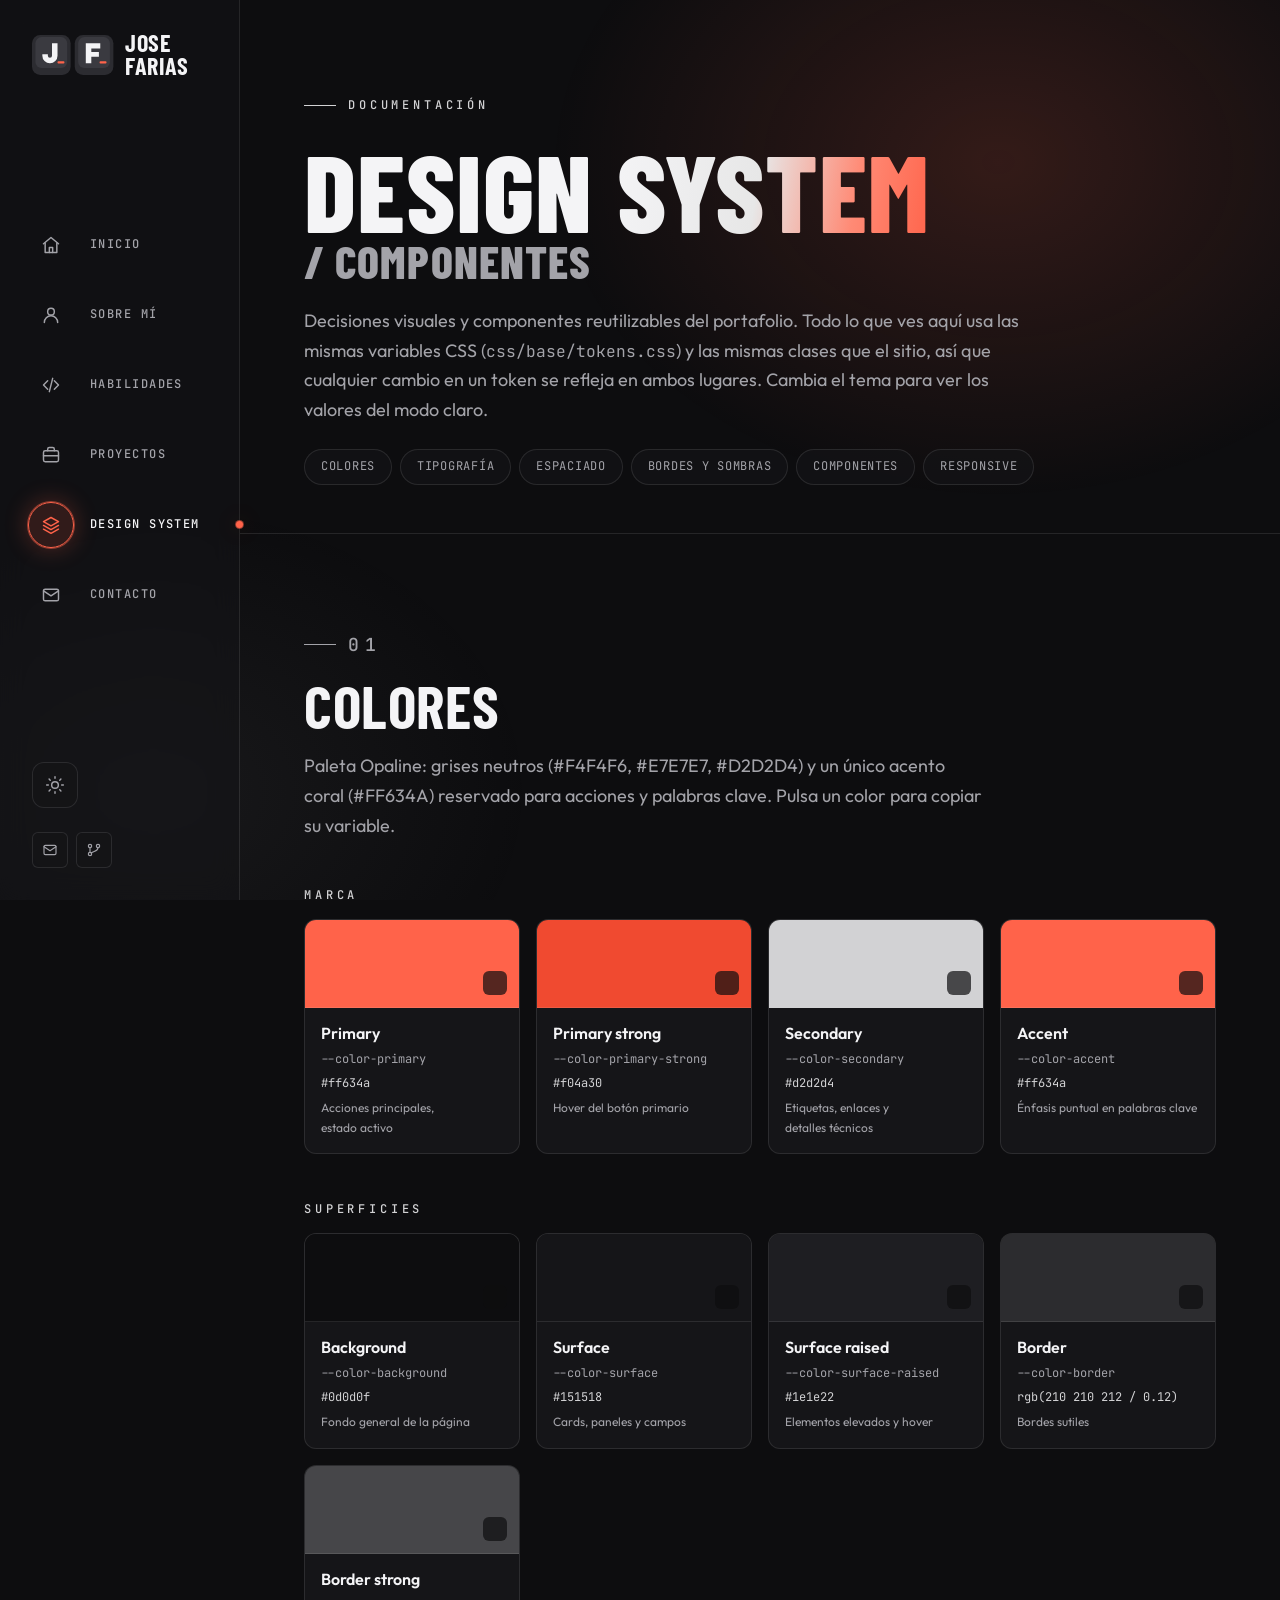
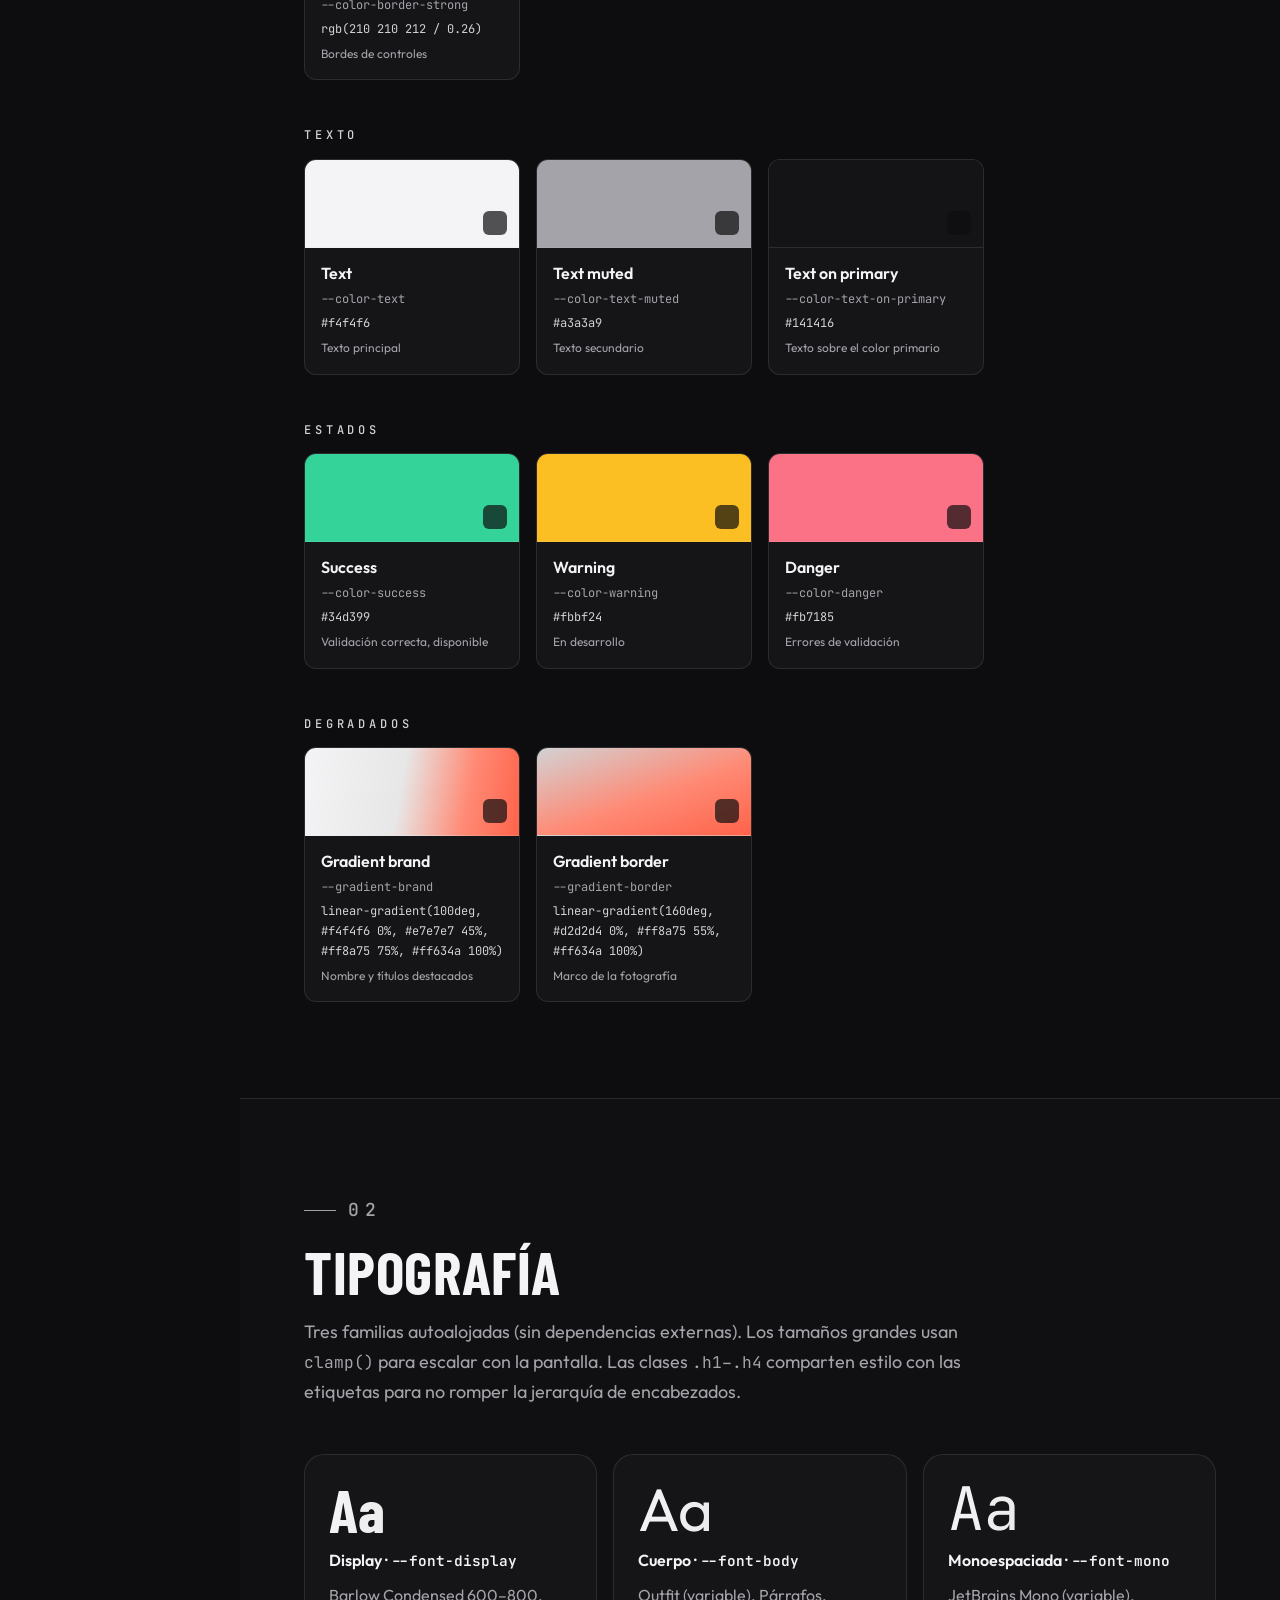
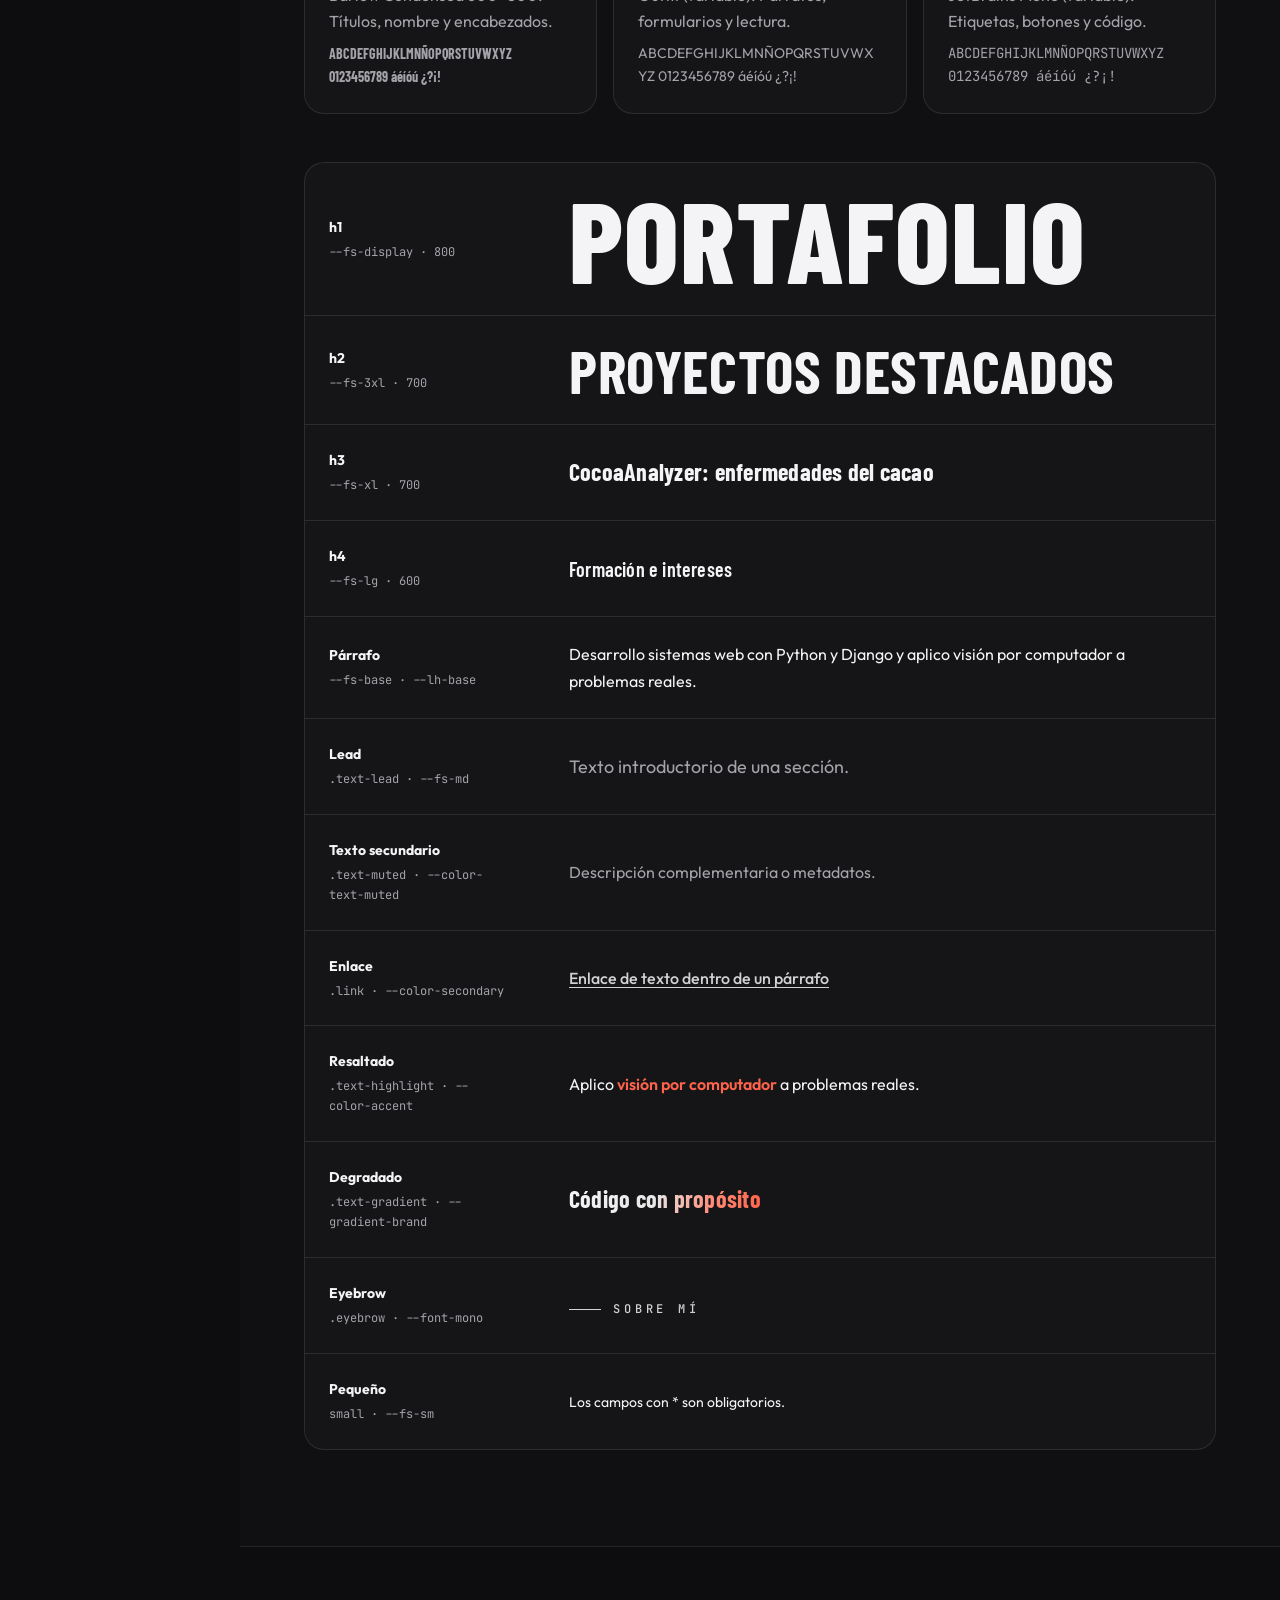
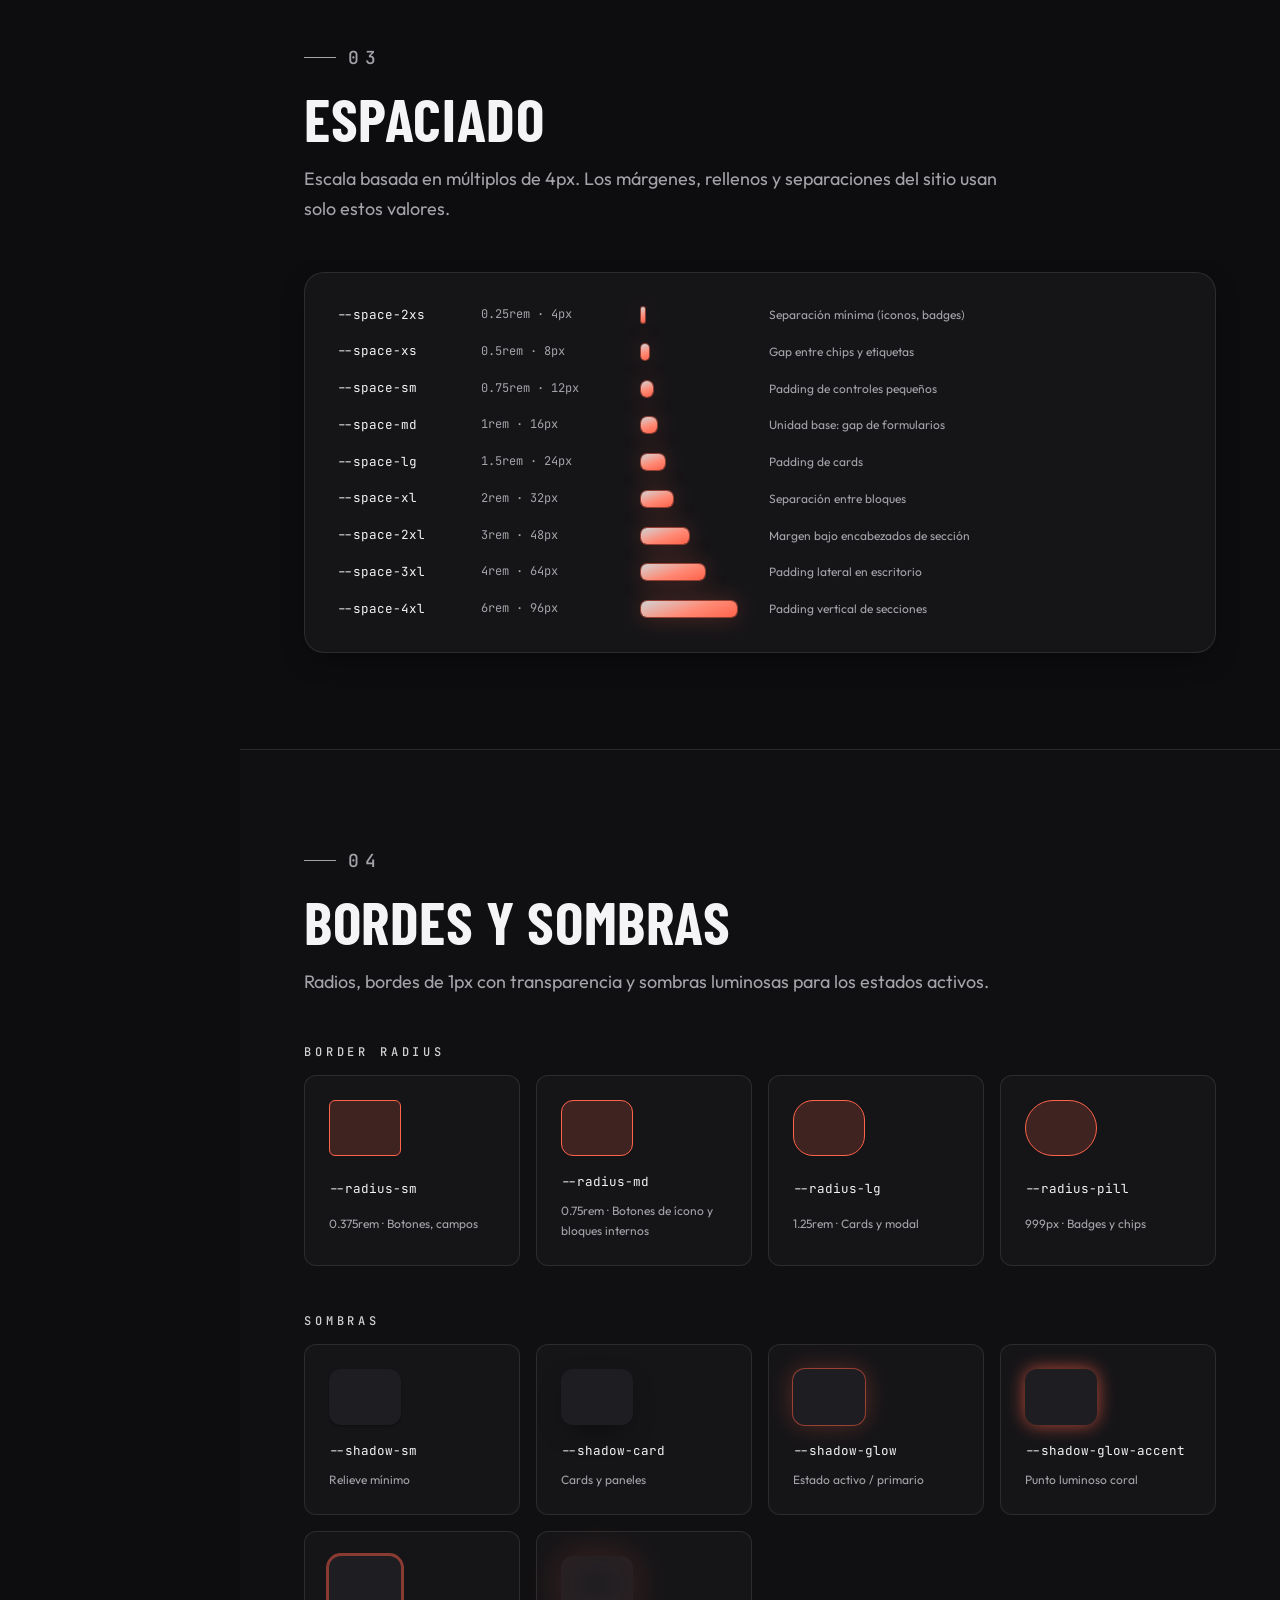
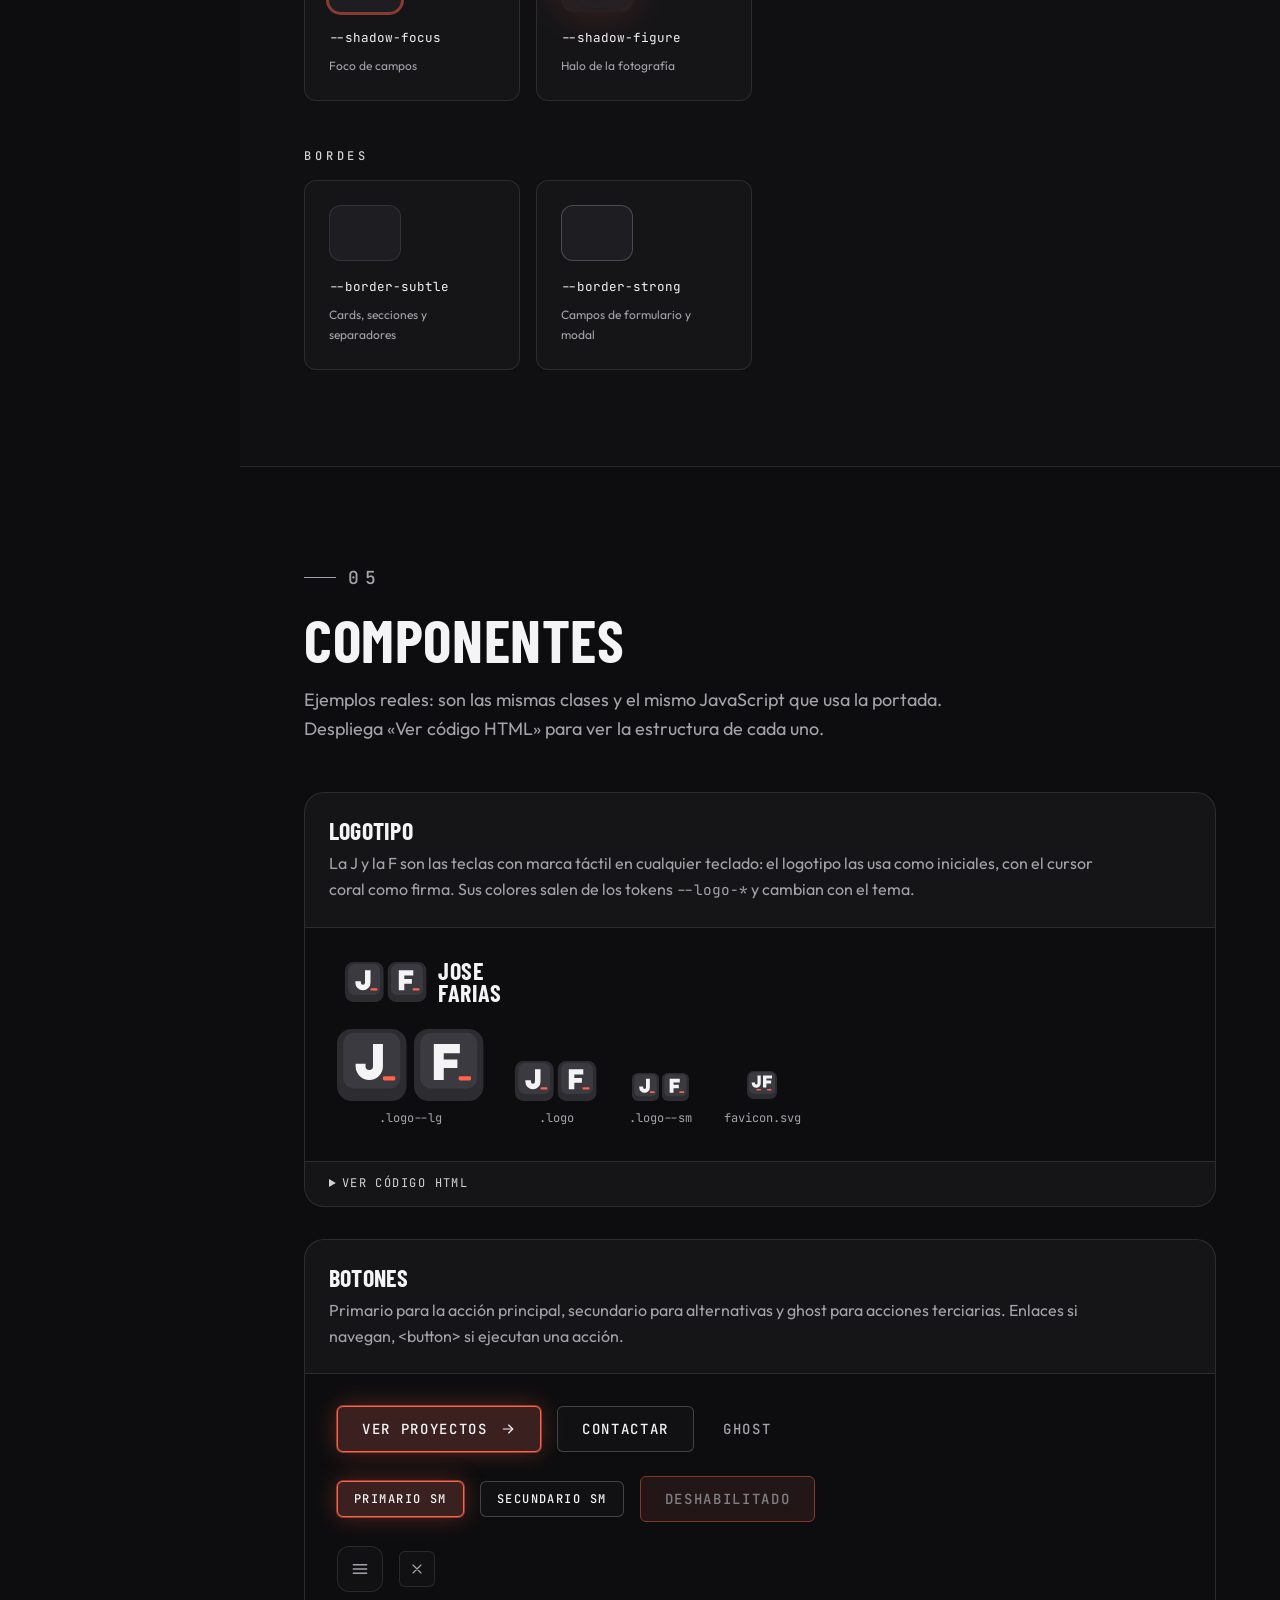
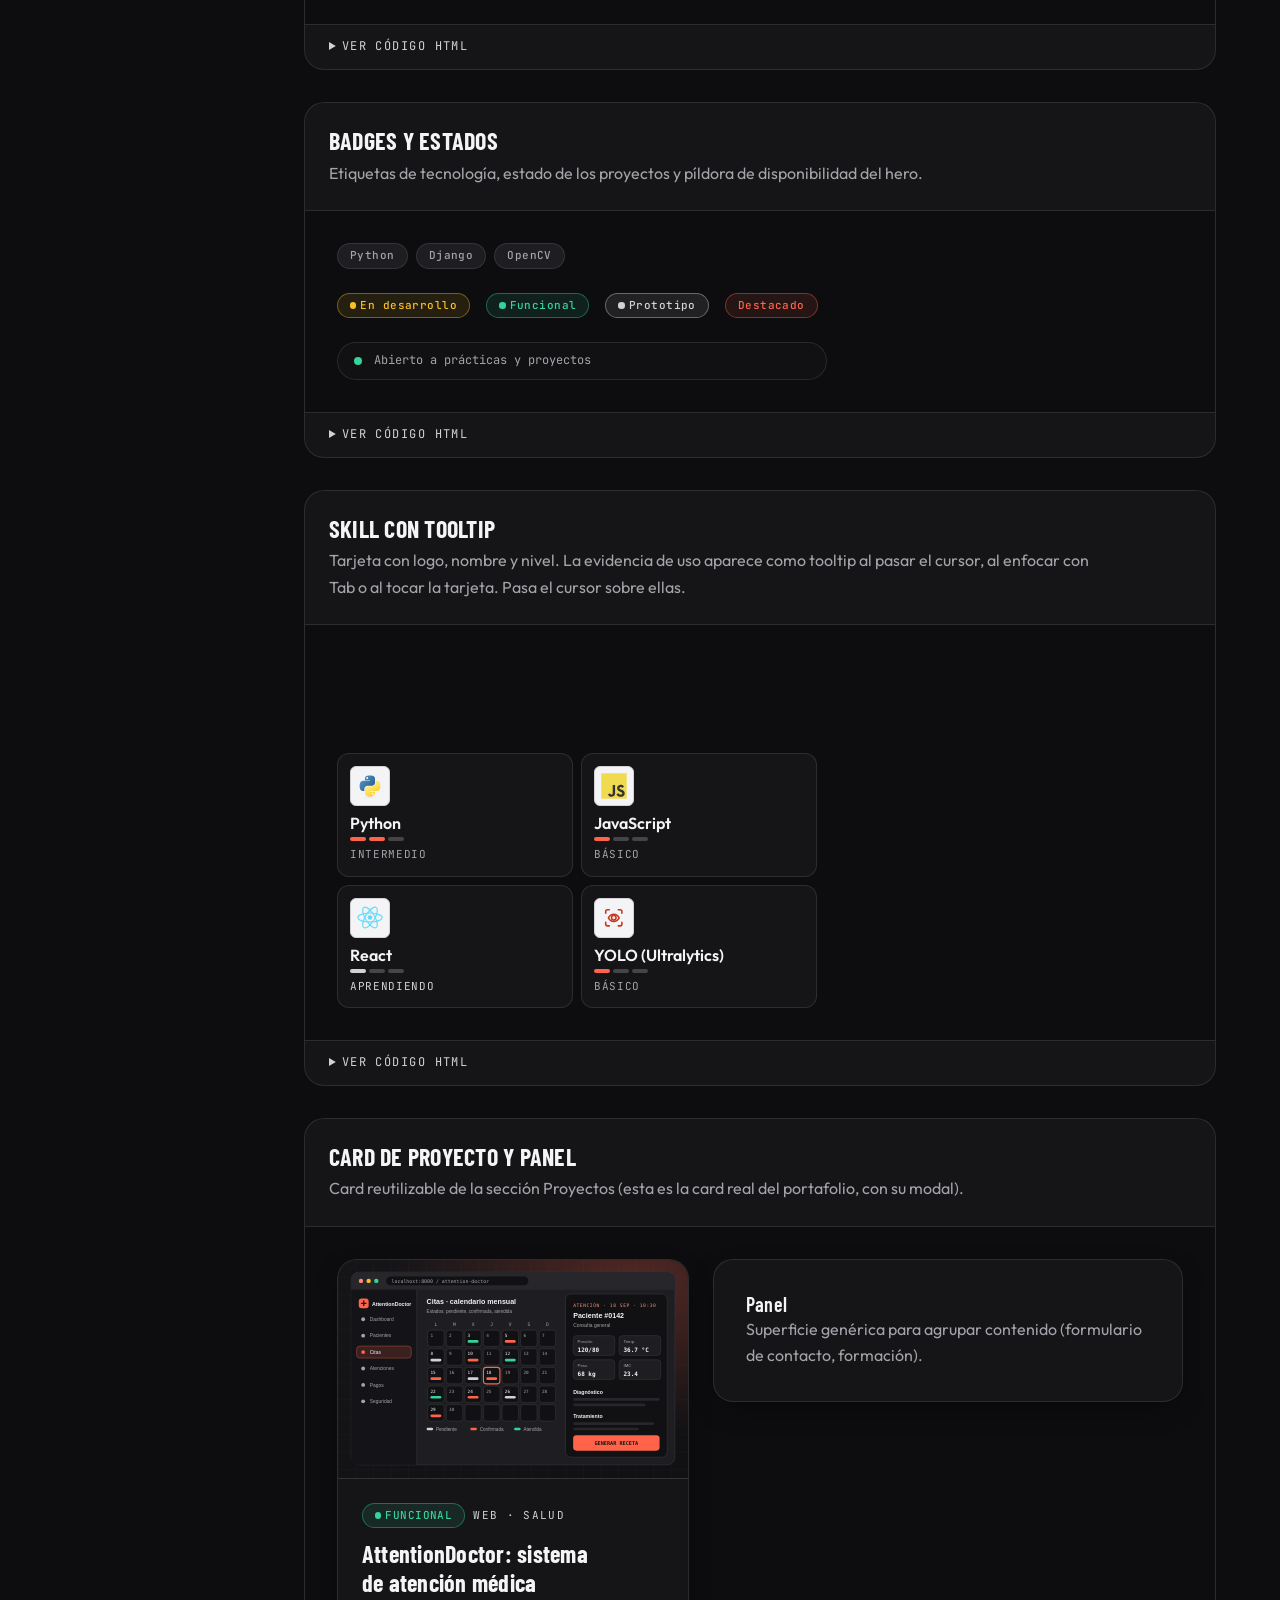
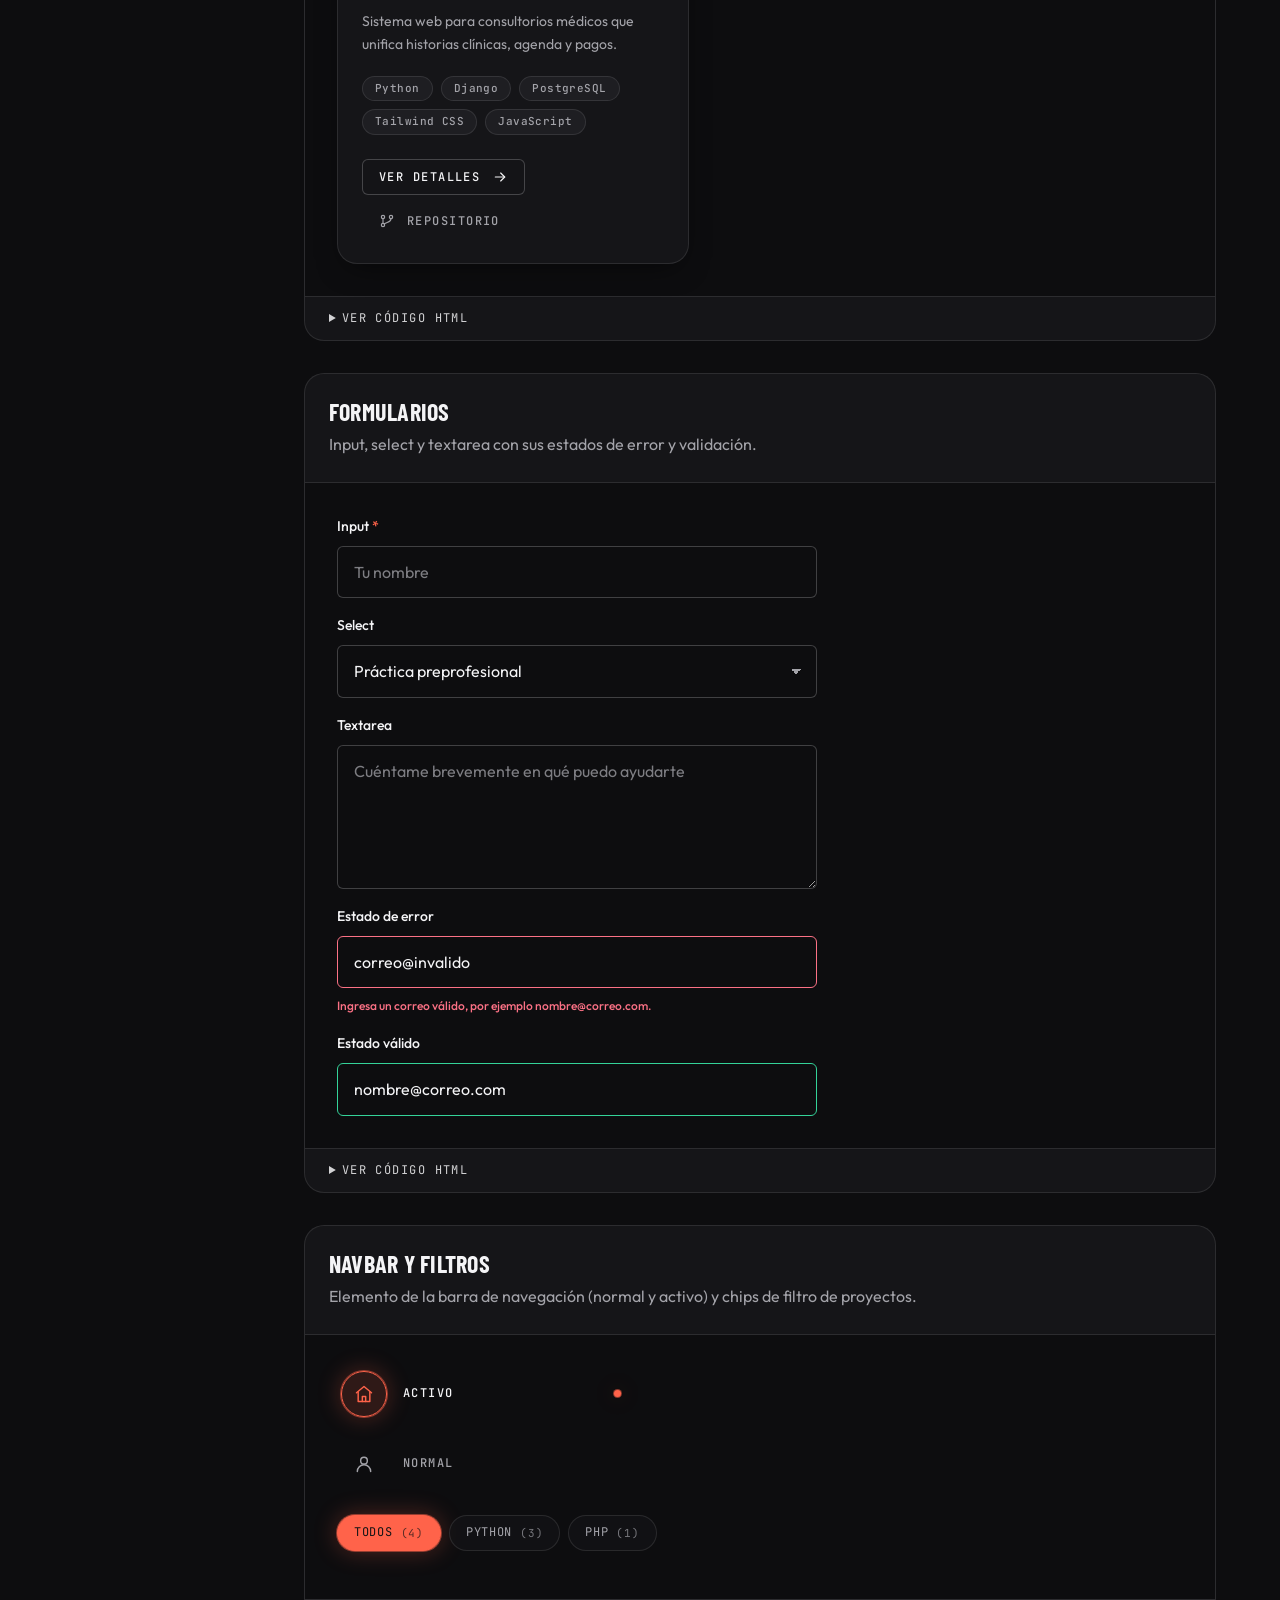
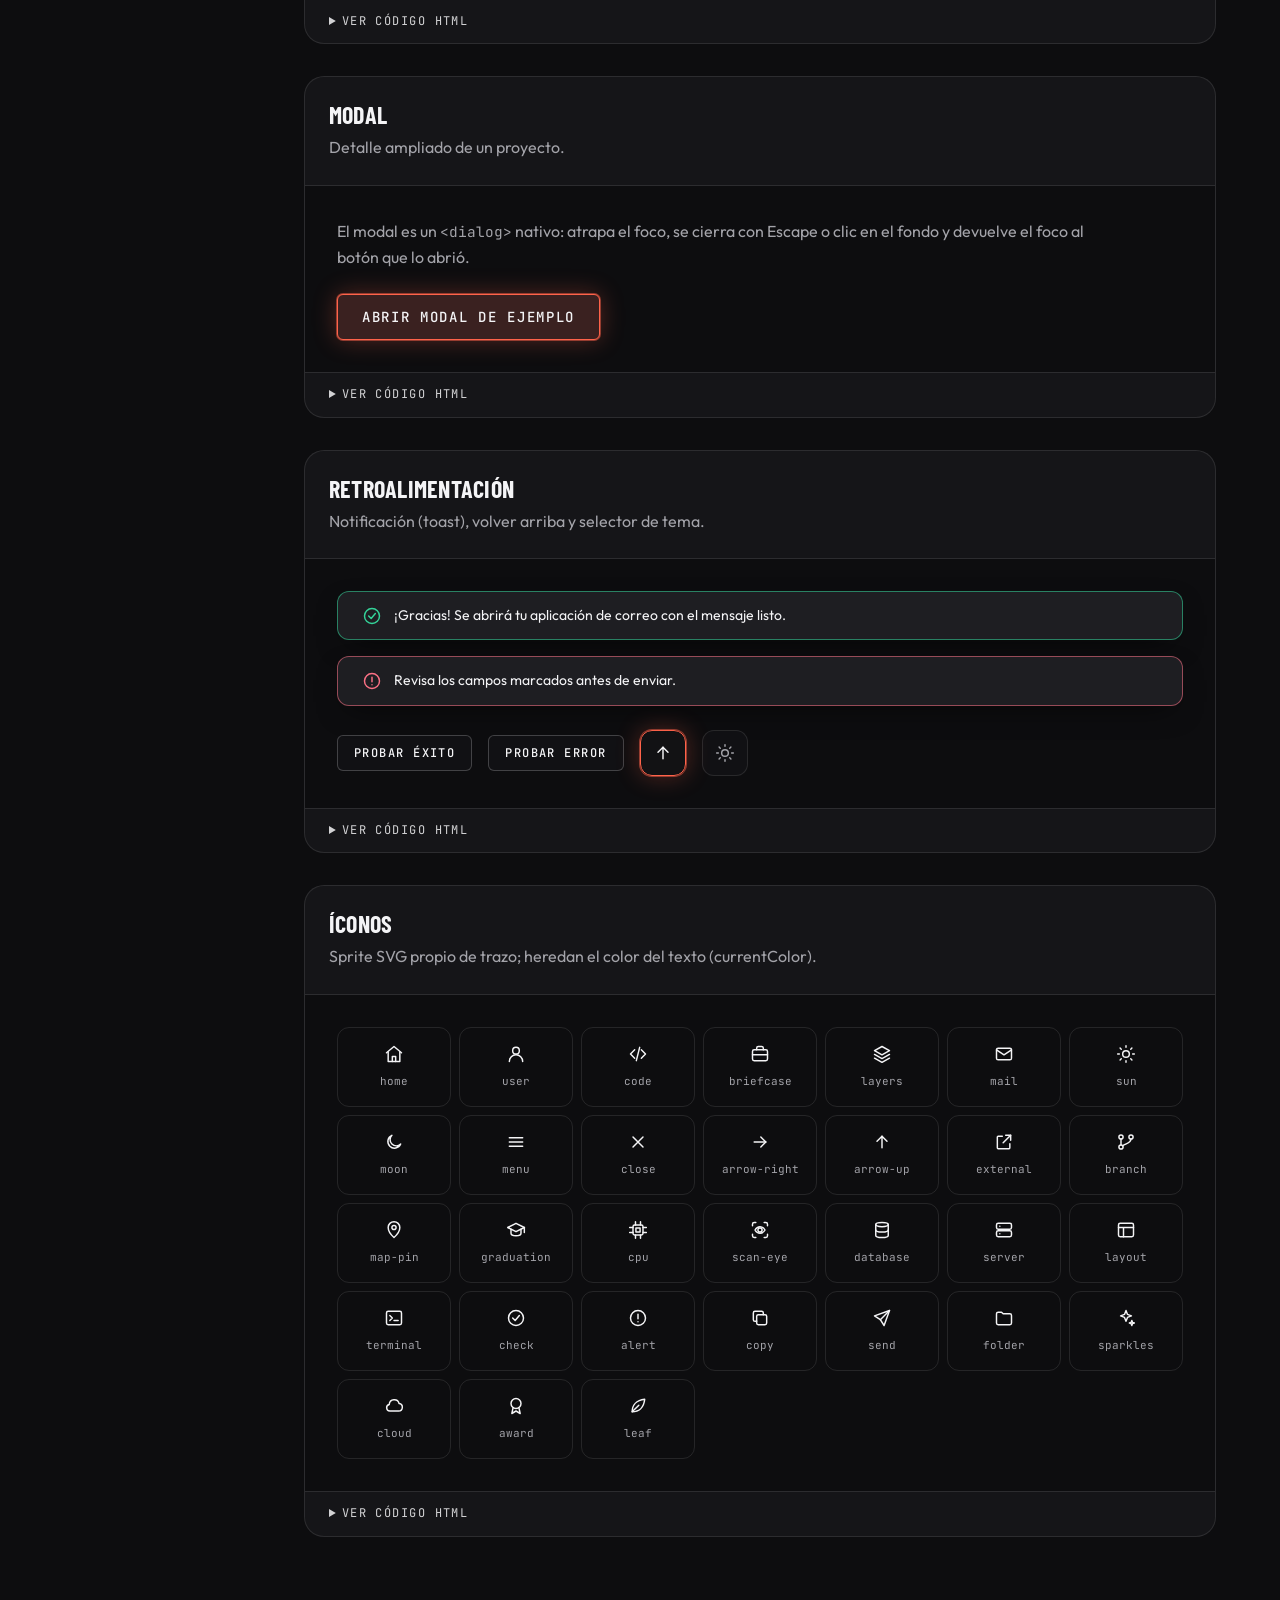
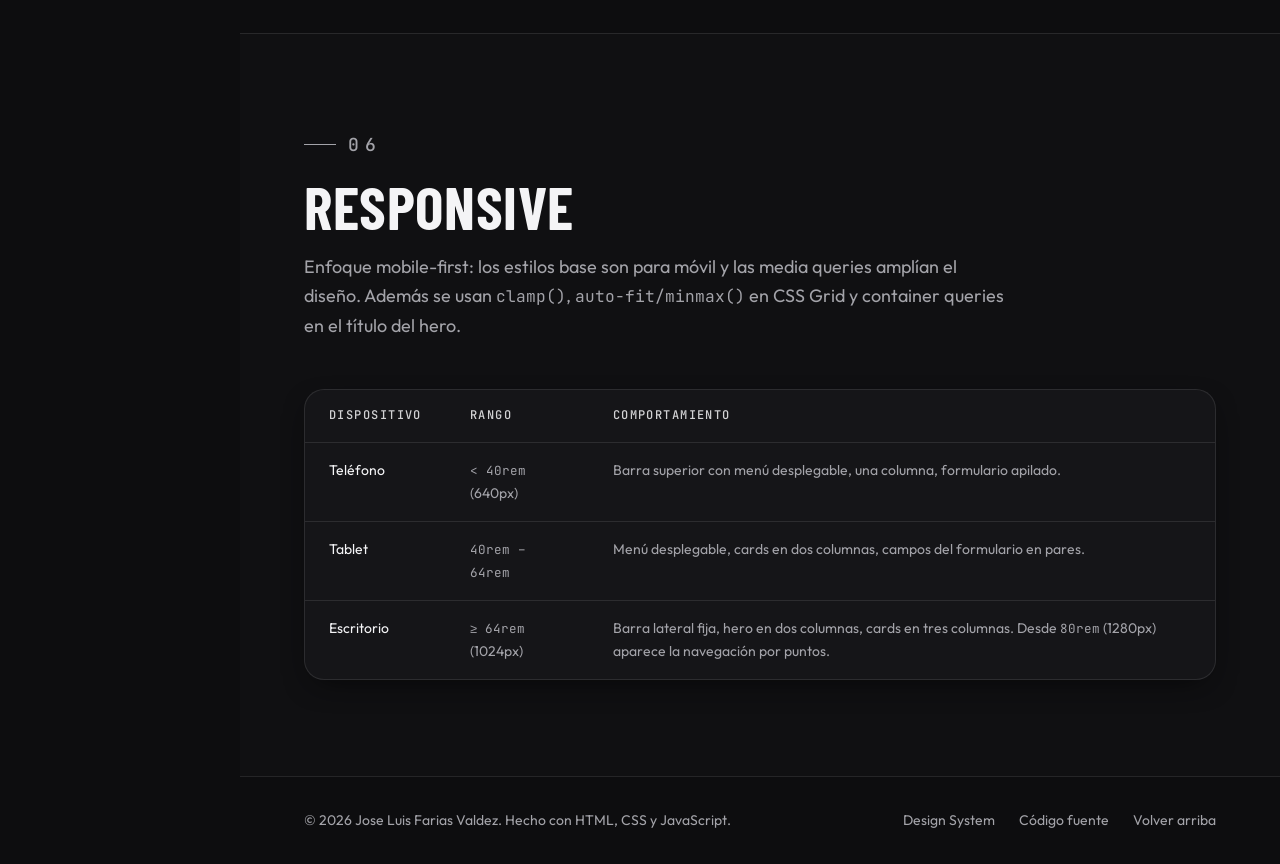
<file: design-system.html>
<!DOCTYPE html>
<html lang="es">
<head>
  <meta charset="UTF-8">
  <meta name="viewport" content="width=device-width, initial-scale=1">
  <title>Design System / Componentes | Jose Farias</title>
  <meta name="description" content="Design System del portafolio de Jose Luis Farias Valdez: colores, tipografía, espaciado y componentes reutilizables.">
  <meta name="author" content="Jose Luis Farias Valdez">
  <meta name="theme-color" content="#0d0d0f">
  <meta property="og:type" content="website">
  <meta property="og:title" content="Design System / Componentes — Portafolio de Jose Luis Farias Valdez">
  <meta property="og:description" content="Design System del portafolio de Jose Luis Farias Valdez: colores, tipografía, espaciado y componentes reutilizables.">
  <meta property="og:image" content="https://0xfarias.github.io/portafolio/assets/img/og-image.jpg">
  <link rel="icon" href="assets/icons/favicon.svg" type="image/svg+xml">
  <link rel="stylesheet" href="css/main.css">
  <!-- Aplica el tema guardado antes de pintar la página (evita parpadeo) -->
  <script src="js/theme-init.js"></script>
  <script src="js/modules/toast.js" defer></script>
  <script src="js/modules/theme-toggle.js" defer></script>
  <script src="js/modules/mobile-menu.js" defer></script>
  <script src="js/modules/reveal-on-scroll.js" defer></script>
  <script src="js/modules/project-modal.js" defer></script>
  <script src="js/modules/back-to-top.js" defer></script>
  <script src="js/modules/design-tokens.js" defer></script>
</head>
<body class="page page--ds">
  <a class="skip-link" href="#contenido">Saltar al contenido</a>

  <!-- Sprite de íconos: cada ícono se reutiliza con <use> y su id (i-nombre) -->
  <svg class="icon-sprite" xmlns="http://www.w3.org/2000/svg" aria-hidden="true">
    <symbol id="i-home" viewBox="0 0 24 24"><path d="M3 10.5 12 3l9 7.5"/><path d="M5 9.5V21h14V9.5"/><path d="M10 21v-6h4v6"/></symbol>
    <symbol id="i-user" viewBox="0 0 24 24"><circle cx="12" cy="8" r="4"/><path d="M4 21a8 8 0 0 1 16 0"/></symbol>
    <symbol id="i-code" viewBox="0 0 24 24"><path d="m8 7-5 5 5 5"/><path d="m16 7 5 5-5 5"/><path d="m14 4-4 16"/></symbol>
    <symbol id="i-briefcase" viewBox="0 0 24 24"><rect x="3" y="7" width="18" height="13" rx="2"/><path d="M8 7V5a2 2 0 0 1 2-2h4a2 2 0 0 1 2 2v2"/><path d="M3 13h18"/></symbol>
    <symbol id="i-layers" viewBox="0 0 24 24"><path d="m12 3 9 5-9 5-9-5 9-5Z"/><path d="m3 12.5 9 5 9-5"/><path d="m3 17 9 5 9-5"/></symbol>
    <symbol id="i-mail" viewBox="0 0 24 24"><rect x="3" y="5" width="18" height="14" rx="2"/><path d="m3 7 9 6 9-6"/></symbol>
    <symbol id="i-sun" viewBox="0 0 24 24"><circle cx="12" cy="12" r="4"/><path d="M12 2v2M12 20v2M4.9 4.9l1.4 1.4M17.7 17.7l1.4 1.4M2 12h2M20 12h2M4.9 19.1l1.4-1.4M17.7 6.3l1.4-1.4"/></symbol>
    <symbol id="i-moon" viewBox="0 0 24 24"><path d="M20 14.5A8 8 0 1 1 9.5 4a6.5 6.5 0 0 0 10.5 10.5Z"/></symbol>
    <symbol id="i-menu" viewBox="0 0 24 24"><path d="M4 7h16M4 12h16M4 17h16"/></symbol>
    <symbol id="i-close" viewBox="0 0 24 24"><path d="M6 6l12 12M18 6 6 18"/></symbol>
    <symbol id="i-arrow-right" viewBox="0 0 24 24"><path d="M5 12h14"/><path d="m13 6 6 6-6 6"/></symbol>
    <symbol id="i-arrow-up" viewBox="0 0 24 24"><path d="M12 19V5"/><path d="m6 11 6-6 6 6"/></symbol>
    <symbol id="i-external" viewBox="0 0 24 24"><path d="M14 4h6v6"/><path d="M20 4 11 13"/><path d="M19 14v5a1 1 0 0 1-1 1H5a1 1 0 0 1-1-1V6a1 1 0 0 1 1-1h5"/></symbol>
    <symbol id="i-branch" viewBox="0 0 24 24"><circle cx="6" cy="6" r="2.5"/><circle cx="6" cy="18" r="2.5"/><circle cx="18" cy="6" r="2.5"/><path d="M6 8.5v7"/><path d="M18 8.5c0 5-6 5-10.2 8"/></symbol>
    <symbol id="i-map-pin" viewBox="0 0 24 24"><path d="M12 21s7-6.2 7-12a7 7 0 1 0-14 0c0 5.8 7 12 7 12Z"/><circle cx="12" cy="9" r="2.5"/></symbol>
    <symbol id="i-graduation" viewBox="0 0 24 24"><path d="m2 9 10-5 10 5-10 5L2 9Z"/><path d="M6 11v5c0 1.7 2.7 3 6 3s6-1.3 6-3v-5"/><path d="M22 9v6"/></symbol>
    <symbol id="i-cpu" viewBox="0 0 24 24"><rect x="6" y="6" width="12" height="12" rx="2"/><rect x="9.5" y="9.5" width="5" height="5"/><path d="M9 2v4M15 2v4M9 18v4M15 18v4M2 9h4M2 15h4M18 9h4M18 15h4"/></symbol>
    <symbol id="i-scan-eye" viewBox="0 0 24 24"><path d="M3 7V5a2 2 0 0 1 2-2h2M17 3h2a2 2 0 0 1 2 2v2M21 17v2a2 2 0 0 1-2 2h-2M7 21H5a2 2 0 0 1-2-2v-2"/><circle cx="12" cy="12" r="2.5"/><path d="M6 12s2.2-4 6-4 6 4 6 4-2.2 4-6 4-6-4-6-4Z"/></symbol>
    <symbol id="i-database" viewBox="0 0 24 24"><ellipse cx="12" cy="5.5" rx="7.5" ry="2.5"/><path d="M4.5 5.5v13c0 1.4 3.4 2.5 7.5 2.5s7.5-1.1 7.5-2.5v-13"/><path d="M4.5 12c0 1.4 3.4 2.5 7.5 2.5s7.5-1.1 7.5-2.5"/></symbol>
    <symbol id="i-server" viewBox="0 0 24 24"><rect x="3" y="4" width="18" height="7" rx="2"/><rect x="3" y="13" width="18" height="7" rx="2"/><path d="M7 7.5h.01M7 16.5h.01"/></symbol>
    <symbol id="i-layout" viewBox="0 0 24 24"><rect x="3" y="4" width="18" height="16" rx="2"/><path d="M3 9h18M9 9v11"/></symbol>
    <symbol id="i-terminal" viewBox="0 0 24 24"><rect x="3" y="4" width="18" height="16" rx="2"/><path d="m7 9 3 3-3 3M12 15h5"/></symbol>
    <symbol id="i-check" viewBox="0 0 24 24"><circle cx="12" cy="12" r="9"/><path d="m8 12 3 3 5-6"/></symbol>
    <symbol id="i-alert" viewBox="0 0 24 24"><circle cx="12" cy="12" r="9"/><path d="M12 7.5v5.5M12 16.5h.01"/></symbol>
    <symbol id="i-copy" viewBox="0 0 24 24"><rect x="8" y="8" width="12" height="12" rx="2"/><path d="M16 8V6a2 2 0 0 0-2-2H6a2 2 0 0 0-2 2v8a2 2 0 0 0 2 2h2"/></symbol>
    <symbol id="i-send" viewBox="0 0 24 24"><path d="M21 3 10 14"/><path d="M21 3 14.5 21l-4.5-7-7-4.5L21 3Z"/></symbol>
    <symbol id="i-folder" viewBox="0 0 24 24"><path d="M3 7a2 2 0 0 1 2-2h4l2 2h8a2 2 0 0 1 2 2v9a2 2 0 0 1-2 2H5a2 2 0 0 1-2-2V7Z"/></symbol>
    <symbol id="i-sparkles" viewBox="0 0 24 24"><path d="m12 3 1.8 4.7 4.7 1.8-4.7 1.8L12 16l-1.8-4.7-4.7-1.8 4.7-1.8L12 3Z"/><path d="m19 15 .8 2.2 2.2.8-2.2.8L19 21l-.8-2.2L16 18l2.2-.8L19 15Z"/></symbol>
    <symbol id="i-cloud" viewBox="0 0 24 24"><path d="M7 18h10.5a4.5 4.5 0 0 0 .6-8.96A6 6 0 0 0 6.3 10.1 4 4 0 0 0 7 18Z"/></symbol>
    <symbol id="i-award" viewBox="0 0 24 24"><circle cx="12" cy="9" r="6"/><path d="m8.5 14 -1.5 7 5-3 5 3-1.5-7"/></symbol>
    <symbol id="i-leaf" viewBox="0 0 24 24"><path d="M5 19c0-8 5-14 15-15-1 10-7 15-15 15Z"/><path d="M5 19 13 11"/></symbol>
  </svg>

  <header class="site-header" id="site-header">
    <a class="brand" href="index.html">
      <svg class="logo brand__logo" viewBox="0 0 118 58" width="118" height="58" aria-hidden="true" focusable="false"><g class="logo__key"><rect class="logo__side" x="0" y="0" width="56" height="58" rx="12"/><g class="logo__cap"><rect class="logo__top" x="5" y="3" width="46" height="45" rx="9"/><path class="logo__glyph" d="M29 12h8v18a11 11 0 0 1-22 0v-2h8v2a3 3 0 0 0 6 0z"/><rect class="logo__bump" x="37" y="38" width="10" height="3.5" rx="1.2"/></g></g><g class="logo__key"><rect class="logo__side" x="62" y="0" width="56" height="58" rx="12"/><g class="logo__cap"><rect class="logo__top" x="67" y="3" width="46" height="45" rx="9"/><path class="logo__glyph" d="M78 12h21v7.5h-13v5h11v7h-11v9.5h-8z"/><rect class="logo__bump" x="98" y="38" width="10" height="3.5" rx="1.2"/></g></g></svg>
      <span class="brand__name">Jose Farias</span>
      <span class="visually-hidden"> — Ir al inicio</span>
    </a>

    <button class="icon-btn menu-toggle" type="button" aria-controls="site-nav" aria-expanded="false" aria-label="Abrir menú de navegación">
      <svg class="icon icon--menu" aria-hidden="true" focusable="false"><use href="#i-menu"></use></svg>
      <svg class="icon icon--close" aria-hidden="true" focusable="false"><use href="#i-close"></use></svg>
    </button>

    <nav class="navbar" id="site-nav" aria-label="Navegación principal">
      <ul class="navbar__list">
      <li>
        <a class="navbar__link" href="index.html#inicio">
          <span class="navbar__icon"><svg class="icon" aria-hidden="true" focusable="false"><use href="#i-home"></use></svg></span>
          <span class="navbar__label">Inicio</span>
        </a>
      </li>
      <li>
        <a class="navbar__link" href="index.html#sobre-mi">
          <span class="navbar__icon"><svg class="icon" aria-hidden="true" focusable="false"><use href="#i-user"></use></svg></span>
          <span class="navbar__label">Sobre mí</span>
        </a>
      </li>
      <li>
        <a class="navbar__link" href="index.html#habilidades">
          <span class="navbar__icon"><svg class="icon" aria-hidden="true" focusable="false"><use href="#i-code"></use></svg></span>
          <span class="navbar__label">Habilidades</span>
        </a>
      </li>
      <li>
        <a class="navbar__link" href="index.html#proyectos">
          <span class="navbar__icon"><svg class="icon" aria-hidden="true" focusable="false"><use href="#i-briefcase"></use></svg></span>
          <span class="navbar__label">Proyectos</span>
        </a>
      </li>
      <li>
        <a class="navbar__link" aria-current="page" href="design-system.html">
          <span class="navbar__icon"><svg class="icon" aria-hidden="true" focusable="false"><use href="#i-layers"></use></svg></span>
          <span class="navbar__label">Design System</span>
        </a>
      </li>
      <li>
        <a class="navbar__link" href="index.html#contacto">
          <span class="navbar__icon"><svg class="icon" aria-hidden="true" focusable="false"><use href="#i-mail"></use></svg></span>
          <span class="navbar__label">Contacto</span>
        </a>
      </li>
      </ul>
    </nav>

    <div class="site-header__tools">
      <button class="icon-btn theme-toggle" type="button" aria-label="Cambiar a tema claro">
        <svg class="icon icon--sun" aria-hidden="true" focusable="false"><use href="#i-sun"></use></svg>
        <svg class="icon icon--moon" aria-hidden="true" focusable="false"><use href="#i-moon"></use></svg>
      </button>
      <ul class="social-list">
        <li>
          <a class="icon-btn icon-btn--sm" href="mailto:jfariasv2@unemi.edu.ec" aria-label="Enviar correo a Jose">
            <svg class="icon icon--sm" aria-hidden="true" focusable="false"><use href="#i-mail"></use></svg>
          </a>
        </li>
        <li>
          <a class="icon-btn icon-btn--sm" href="https://github.com/0xFarias" target="_blank" rel="noopener noreferrer" aria-label="Perfil de GitHub (se abre en una pestaña nueva)">
            <svg class="icon icon--sm" aria-hidden="true" focusable="false"><use href="#i-branch"></use></svg>
          </a>
        </li>
      </ul>
    </div>
  </header>

  <main id="contenido">
    <!-- ================= PRESENTACIÓN ================= -->
    <section class="ds-hero" aria-labelledby="ds-title">
      <div class="container">
        <p class="eyebrow">Documentación</p>
        <h1 class="ds-hero__title" id="ds-title">Design <span class="text-gradient">System</span> <span class="ds-hero__sub">/ Componentes</span></h1>
        <p class="text-lead ds-hero__lead">
          Decisiones visuales y componentes reutilizables del portafolio. Todo lo que ves aquí usa
          las mismas variables CSS (<code>css/base/tokens.css</code>) y las mismas clases que el sitio,
          así que cualquier cambio en un token se refleja en ambos lugares. Cambia el tema para ver
          los valores del modo claro.
        </p>
        <nav class="ds-toc" aria-label="Contenido del Design System">
          <ul class="filter-bar list-reset">
          <li><a class="chip" href="#colores">Colores</a></li>
          <li><a class="chip" href="#tipografia">Tipografía</a></li>
          <li><a class="chip" href="#espaciado">Espaciado</a></li>
          <li><a class="chip" href="#bordes-sombras">Bordes y sombras</a></li>
          <li><a class="chip" href="#componentes">Componentes</a></li>
          <li><a class="chip" href="#responsive">Responsive</a></li>
          </ul>
        </nav>
      </div>
    </section>

    <!-- ================= COLORES ================= -->
    <section class="section" id="colores" aria-labelledby="colores-title">
      <div class="container">
        <header class="section-header">
          <p class="eyebrow">01</p>
          <h2 id="colores-title">Colores</h2>
          <p>Paleta Opaline: grises neutros (#F4F4F6, #E7E7E7, #D2D2D4) y un único acento coral (#FF634A) reservado para acciones y palabras clave. Pulsa un color para copiar su variable.</p>
        </header>
        <div class="ds-group">
          <h3>Marca</h3>
          <ul class="swatch-grid">
            <li class="swatch">
              <button class="swatch__color swatch__color--primary" type="button" data-copy="var(--color-primary)" aria-label="Copiar var(--color-primary)">
                <svg class="icon icon--sm" aria-hidden="true" focusable="false"><use href="#i-copy"></use></svg>
              </button>
              <div class="swatch__info">
                <p class="swatch__name">Primary</p>
                <code class="swatch__token">--color-primary</code>
                <code class="swatch__value" data-token-value="--color-primary">#ff634a</code>
                <p class="swatch__use">Acciones principales, estado activo</p>
              </div>
            </li>
            <li class="swatch">
              <button class="swatch__color swatch__color--primary-strong" type="button" data-copy="var(--color-primary-strong)" aria-label="Copiar var(--color-primary-strong)">
                <svg class="icon icon--sm" aria-hidden="true" focusable="false"><use href="#i-copy"></use></svg>
              </button>
              <div class="swatch__info">
                <p class="swatch__name">Primary strong</p>
                <code class="swatch__token">--color-primary-strong</code>
                <code class="swatch__value" data-token-value="--color-primary-strong">#f04a30</code>
                <p class="swatch__use">Hover del botón primario</p>
              </div>
            </li>
            <li class="swatch">
              <button class="swatch__color swatch__color--secondary" type="button" data-copy="var(--color-secondary)" aria-label="Copiar var(--color-secondary)">
                <svg class="icon icon--sm" aria-hidden="true" focusable="false"><use href="#i-copy"></use></svg>
              </button>
              <div class="swatch__info">
                <p class="swatch__name">Secondary</p>
                <code class="swatch__token">--color-secondary</code>
                <code class="swatch__value" data-token-value="--color-secondary">#d2d2d4</code>
                <p class="swatch__use">Etiquetas, enlaces y detalles técnicos</p>
              </div>
            </li>
            <li class="swatch">
              <button class="swatch__color swatch__color--accent" type="button" data-copy="var(--color-accent)" aria-label="Copiar var(--color-accent)">
                <svg class="icon icon--sm" aria-hidden="true" focusable="false"><use href="#i-copy"></use></svg>
              </button>
              <div class="swatch__info">
                <p class="swatch__name">Accent</p>
                <code class="swatch__token">--color-accent</code>
                <code class="swatch__value" data-token-value="--color-accent">#ff634a</code>
                <p class="swatch__use">Énfasis puntual en palabras clave</p>
              </div>
            </li>
          </ul>
        </div>

        <div class="ds-group">
          <h3>Superficies</h3>
          <ul class="swatch-grid">
            <li class="swatch">
              <button class="swatch__color swatch__color--background" type="button" data-copy="var(--color-background)" aria-label="Copiar var(--color-background)">
                <svg class="icon icon--sm" aria-hidden="true" focusable="false"><use href="#i-copy"></use></svg>
              </button>
              <div class="swatch__info">
                <p class="swatch__name">Background</p>
                <code class="swatch__token">--color-background</code>
                <code class="swatch__value" data-token-value="--color-background">#0d0d0f</code>
                <p class="swatch__use">Fondo general de la página</p>
              </div>
            </li>
            <li class="swatch">
              <button class="swatch__color swatch__color--surface" type="button" data-copy="var(--color-surface)" aria-label="Copiar var(--color-surface)">
                <svg class="icon icon--sm" aria-hidden="true" focusable="false"><use href="#i-copy"></use></svg>
              </button>
              <div class="swatch__info">
                <p class="swatch__name">Surface</p>
                <code class="swatch__token">--color-surface</code>
                <code class="swatch__value" data-token-value="--color-surface">#151518</code>
                <p class="swatch__use">Cards, paneles y campos</p>
              </div>
            </li>
            <li class="swatch">
              <button class="swatch__color swatch__color--surface-raised" type="button" data-copy="var(--color-surface-raised)" aria-label="Copiar var(--color-surface-raised)">
                <svg class="icon icon--sm" aria-hidden="true" focusable="false"><use href="#i-copy"></use></svg>
              </button>
              <div class="swatch__info">
                <p class="swatch__name">Surface raised</p>
                <code class="swatch__token">--color-surface-raised</code>
                <code class="swatch__value" data-token-value="--color-surface-raised">#1e1e22</code>
                <p class="swatch__use">Elementos elevados y hover</p>
              </div>
            </li>
            <li class="swatch">
              <button class="swatch__color swatch__color--border" type="button" data-copy="var(--color-border)" aria-label="Copiar var(--color-border)">
                <svg class="icon icon--sm" aria-hidden="true" focusable="false"><use href="#i-copy"></use></svg>
              </button>
              <div class="swatch__info">
                <p class="swatch__name">Border</p>
                <code class="swatch__token">--color-border</code>
                <code class="swatch__value" data-token-value="--color-border">rgb(210 210 212 / 0.12)</code>
                <p class="swatch__use">Bordes sutiles</p>
              </div>
            </li>
            <li class="swatch">
              <button class="swatch__color swatch__color--border-strong" type="button" data-copy="var(--color-border-strong)" aria-label="Copiar var(--color-border-strong)">
                <svg class="icon icon--sm" aria-hidden="true" focusable="false"><use href="#i-copy"></use></svg>
              </button>
              <div class="swatch__info">
                <p class="swatch__name">Border strong</p>
                <code class="swatch__token">--color-border-strong</code>
                <code class="swatch__value" data-token-value="--color-border-strong">rgb(210 210 212 / 0.26)</code>
                <p class="swatch__use">Bordes de controles</p>
              </div>
            </li>
          </ul>
        </div>

        <div class="ds-group">
          <h3>Texto</h3>
          <ul class="swatch-grid">
            <li class="swatch">
              <button class="swatch__color swatch__color--text" type="button" data-copy="var(--color-text)" aria-label="Copiar var(--color-text)">
                <svg class="icon icon--sm" aria-hidden="true" focusable="false"><use href="#i-copy"></use></svg>
              </button>
              <div class="swatch__info">
                <p class="swatch__name">Text</p>
                <code class="swatch__token">--color-text</code>
                <code class="swatch__value" data-token-value="--color-text">#f4f4f6</code>
                <p class="swatch__use">Texto principal</p>
              </div>
            </li>
            <li class="swatch">
              <button class="swatch__color swatch__color--text-muted" type="button" data-copy="var(--color-text-muted)" aria-label="Copiar var(--color-text-muted)">
                <svg class="icon icon--sm" aria-hidden="true" focusable="false"><use href="#i-copy"></use></svg>
              </button>
              <div class="swatch__info">
                <p class="swatch__name">Text muted</p>
                <code class="swatch__token">--color-text-muted</code>
                <code class="swatch__value" data-token-value="--color-text-muted">#a3a3a9</code>
                <p class="swatch__use">Texto secundario</p>
              </div>
            </li>
            <li class="swatch">
              <button class="swatch__color swatch__color--text-on-primary" type="button" data-copy="var(--color-text-on-primary)" aria-label="Copiar var(--color-text-on-primary)">
                <svg class="icon icon--sm" aria-hidden="true" focusable="false"><use href="#i-copy"></use></svg>
              </button>
              <div class="swatch__info">
                <p class="swatch__name">Text on primary</p>
                <code class="swatch__token">--color-text-on-primary</code>
                <code class="swatch__value" data-token-value="--color-text-on-primary">#141416</code>
                <p class="swatch__use">Texto sobre el color primario</p>
              </div>
            </li>
          </ul>
        </div>

        <div class="ds-group">
          <h3>Estados</h3>
          <ul class="swatch-grid">
            <li class="swatch">
              <button class="swatch__color swatch__color--success" type="button" data-copy="var(--color-success)" aria-label="Copiar var(--color-success)">
                <svg class="icon icon--sm" aria-hidden="true" focusable="false"><use href="#i-copy"></use></svg>
              </button>
              <div class="swatch__info">
                <p class="swatch__name">Success</p>
                <code class="swatch__token">--color-success</code>
                <code class="swatch__value" data-token-value="--color-success">#34d399</code>
                <p class="swatch__use">Validación correcta, disponible</p>
              </div>
            </li>
            <li class="swatch">
              <button class="swatch__color swatch__color--warning" type="button" data-copy="var(--color-warning)" aria-label="Copiar var(--color-warning)">
                <svg class="icon icon--sm" aria-hidden="true" focusable="false"><use href="#i-copy"></use></svg>
              </button>
              <div class="swatch__info">
                <p class="swatch__name">Warning</p>
                <code class="swatch__token">--color-warning</code>
                <code class="swatch__value" data-token-value="--color-warning">#fbbf24</code>
                <p class="swatch__use">En desarrollo</p>
              </div>
            </li>
            <li class="swatch">
              <button class="swatch__color swatch__color--danger" type="button" data-copy="var(--color-danger)" aria-label="Copiar var(--color-danger)">
                <svg class="icon icon--sm" aria-hidden="true" focusable="false"><use href="#i-copy"></use></svg>
              </button>
              <div class="swatch__info">
                <p class="swatch__name">Danger</p>
                <code class="swatch__token">--color-danger</code>
                <code class="swatch__value" data-token-value="--color-danger">#fb7185</code>
                <p class="swatch__use">Errores de validación</p>
              </div>
            </li>
          </ul>
        </div>

        <div class="ds-group">
          <h3>Degradados</h3>
          <ul class="swatch-grid">
            <li class="swatch">
              <button class="swatch__color swatch__color--gradient-brand" type="button" data-copy="var(--gradient-brand)" aria-label="Copiar var(--gradient-brand)">
                <svg class="icon icon--sm" aria-hidden="true" focusable="false"><use href="#i-copy"></use></svg>
              </button>
              <div class="swatch__info">
                <p class="swatch__name">Gradient brand</p>
                <code class="swatch__token">--gradient-brand</code>
                <code class="swatch__value" data-token-value="--gradient-brand">linear-gradient(…)</code>
                <p class="swatch__use">Nombre y títulos destacados</p>
              </div>
            </li>
            <li class="swatch">
              <button class="swatch__color swatch__color--gradient-border" type="button" data-copy="var(--gradient-border)" aria-label="Copiar var(--gradient-border)">
                <svg class="icon icon--sm" aria-hidden="true" focusable="false"><use href="#i-copy"></use></svg>
              </button>
              <div class="swatch__info">
                <p class="swatch__name">Gradient border</p>
                <code class="swatch__token">--gradient-border</code>
                <code class="swatch__value" data-token-value="--gradient-border">linear-gradient(…)</code>
                <p class="swatch__use">Marco de la fotografía</p>
              </div>
            </li>
          </ul>
        </div>
      </div>
    </section>

    <!-- ================= TIPOGRAFÍA ================= -->
    <section class="section section--alt" id="tipografia" aria-labelledby="tipografia-title">
      <div class="container">
        <header class="section-header">
          <p class="eyebrow">02</p>
          <h2 id="tipografia-title">Tipografía</h2>
          <p>Tres familias autoalojadas (sin dependencias externas). Los tamaños grandes usan <code>clamp()</code> para escalar con la pantalla. Las clases <code>.h1</code>–<code>.h4</code> comparten estilo con las etiquetas para no romper la jerarquía de encabezados.</p>
        </header>
        <ul class="font-grid">
          <li class="font-card">
            <p class="font-card__sample font-sample--display" aria-hidden="true">Aa</p>
            <p class="font-card__name">Display · <code>--font-display</code></p>
            <p class="text-muted">Barlow Condensed 600–800. Títulos, nombre y encabezados.</p>
            <p class="font-card__chars font-sample--display">ABCDEFGHIJKLMNÑOPQRSTUVWXYZ 0123456789 áéíóú ¿?¡!</p>
          </li>
          <li class="font-card">
            <p class="font-card__sample font-sample--body" aria-hidden="true">Aa</p>
            <p class="font-card__name">Cuerpo · <code>--font-body</code></p>
            <p class="text-muted">Outfit (variable). Párrafos, formularios y lectura.</p>
            <p class="font-card__chars font-sample--body">ABCDEFGHIJKLMNÑOPQRSTUVWXYZ 0123456789 áéíóú ¿?¡!</p>
          </li>
          <li class="font-card">
            <p class="font-card__sample font-sample--mono" aria-hidden="true">Aa</p>
            <p class="font-card__name">Monoespaciada · <code>--font-mono</code></p>
            <p class="text-muted">JetBrains Mono (variable). Etiquetas, botones y código.</p>
            <p class="font-card__chars font-sample--mono">ABCDEFGHIJKLMNÑOPQRSTUVWXYZ 0123456789 áéíóú ¿?¡!</p>
          </li>
        </ul>
        <ul class="type-scale">
          <li class="type-row">
            <p class="type-row__label"><strong>h1</strong><code>--fs-display · 800</code></p>
            <div class="type-row__sample">
              <p class="h1">Portafolio</p>
            </div>
          </li>
          <li class="type-row">
            <p class="type-row__label"><strong>h2</strong><code>--fs-3xl · 700</code></p>
            <div class="type-row__sample">
              <p class="h2">Proyectos destacados</p>
            </div>
          </li>
          <li class="type-row">
            <p class="type-row__label"><strong>h3</strong><code>--fs-xl · 700</code></p>
            <div class="type-row__sample">
              <p class="h3">CocoaAnalyzer: enfermedades del cacao</p>
            </div>
          </li>
          <li class="type-row">
            <p class="type-row__label"><strong>h4</strong><code>--fs-lg · 600</code></p>
            <div class="type-row__sample">
              <p class="h4">Formación e intereses</p>
            </div>
          </li>
          <li class="type-row">
            <p class="type-row__label"><strong>Párrafo</strong><code>--fs-base · --lh-base</code></p>
            <div class="type-row__sample">
              <p>Desarrollo sistemas web con Python y Django y aplico visión por computador a problemas reales.</p>
            </div>
          </li>
          <li class="type-row">
            <p class="type-row__label"><strong>Lead</strong><code>.text-lead · --fs-md</code></p>
            <div class="type-row__sample">
              <p class="text-lead">Texto introductorio de una sección.</p>
            </div>
          </li>
          <li class="type-row">
            <p class="type-row__label"><strong>Texto secundario</strong><code>.text-muted · --color-text-muted</code></p>
            <div class="type-row__sample">
              <p class="text-muted">Descripción complementaria o metadatos.</p>
            </div>
          </li>
          <li class="type-row">
            <p class="type-row__label"><strong>Enlace</strong><code>.link · --color-secondary</code></p>
            <div class="type-row__sample">
              <p><a class="link" href="#tipografia">Enlace de texto dentro de un párrafo</a></p>
            </div>
          </li>
          <li class="type-row">
            <p class="type-row__label"><strong>Resaltado</strong><code>.text-highlight · --color-accent</code></p>
            <div class="type-row__sample">
              <p>Aplico <span class="text-highlight">visión por computador</span> a problemas reales.</p>
            </div>
          </li>
          <li class="type-row">
            <p class="type-row__label"><strong>Degradado</strong><code>.text-gradient · --gradient-brand</code></p>
            <div class="type-row__sample">
              <p class="h3"><span class="text-gradient">Código con propósito</span></p>
            </div>
          </li>
          <li class="type-row">
            <p class="type-row__label"><strong>Eyebrow</strong><code>.eyebrow · --font-mono</code></p>
            <div class="type-row__sample">
              <p class="eyebrow">Sobre mí</p>
            </div>
          </li>
          <li class="type-row">
            <p class="type-row__label"><strong>Pequeño</strong><code>small · --fs-sm</code></p>
            <div class="type-row__sample">
              <p><small>Los campos con * son obligatorios.</small></p>
            </div>
          </li>
        </ul>
      </div>
    </section>

    <!-- ================= ESPACIADO ================= -->
    <section class="section" id="espaciado" aria-labelledby="espaciado-title">
      <div class="container">
        <header class="section-header">
          <p class="eyebrow">03</p>
          <h2 id="espaciado-title">Espaciado</h2>
          <p>Escala basada en múltiplos de 4px. Los márgenes, rellenos y separaciones del sitio usan solo estos valores.</p>
        </header>
        <ul class="space-scale panel">
          <li class="space-row">
            <code class="space-row__token">--space-2xs</code>
            <span class="space-row__value">0.25rem · 4px</span>
            <span class="space-bar space-bar--2xs" aria-hidden="true"></span>
            <span class="space-row__use">Separación mínima (íconos, badges)</span>
          </li>
          <li class="space-row">
            <code class="space-row__token">--space-xs</code>
            <span class="space-row__value">0.5rem · 8px</span>
            <span class="space-bar space-bar--xs" aria-hidden="true"></span>
            <span class="space-row__use">Gap entre chips y etiquetas</span>
          </li>
          <li class="space-row">
            <code class="space-row__token">--space-sm</code>
            <span class="space-row__value">0.75rem · 12px</span>
            <span class="space-bar space-bar--sm" aria-hidden="true"></span>
            <span class="space-row__use">Padding de controles pequeños</span>
          </li>
          <li class="space-row">
            <code class="space-row__token">--space-md</code>
            <span class="space-row__value">1rem · 16px</span>
            <span class="space-bar space-bar--md" aria-hidden="true"></span>
            <span class="space-row__use">Unidad base: gap de formularios</span>
          </li>
          <li class="space-row">
            <code class="space-row__token">--space-lg</code>
            <span class="space-row__value">1.5rem · 24px</span>
            <span class="space-bar space-bar--lg" aria-hidden="true"></span>
            <span class="space-row__use">Padding de cards</span>
          </li>
          <li class="space-row">
            <code class="space-row__token">--space-xl</code>
            <span class="space-row__value">2rem · 32px</span>
            <span class="space-bar space-bar--xl" aria-hidden="true"></span>
            <span class="space-row__use">Separación entre bloques</span>
          </li>
          <li class="space-row">
            <code class="space-row__token">--space-2xl</code>
            <span class="space-row__value">3rem · 48px</span>
            <span class="space-bar space-bar--2xl" aria-hidden="true"></span>
            <span class="space-row__use">Margen bajo encabezados de sección</span>
          </li>
          <li class="space-row">
            <code class="space-row__token">--space-3xl</code>
            <span class="space-row__value">4rem · 64px</span>
            <span class="space-bar space-bar--3xl" aria-hidden="true"></span>
            <span class="space-row__use">Padding lateral en escritorio</span>
          </li>
          <li class="space-row">
            <code class="space-row__token">--space-4xl</code>
            <span class="space-row__value">6rem · 96px</span>
            <span class="space-bar space-bar--4xl" aria-hidden="true"></span>
            <span class="space-row__use">Padding vertical de secciones</span>
          </li>
        </ul>
      </div>
    </section>

    <!-- ================= BORDES Y SOMBRAS ================= -->
    <section class="section section--alt" id="bordes-sombras" aria-labelledby="bordes-title">
      <div class="container">
        <header class="section-header">
          <p class="eyebrow">04</p>
          <h2 id="bordes-title">Bordes y sombras</h2>
          <p>Radios, bordes de 1px con transparencia y sombras luminosas para los estados activos.</p>
        </header>
        <div class="ds-group">
          <h3>Border radius</h3>
          <ul class="sample-grid">
            <li class="sample-card">
              <span class="radius-sample radius-sample--sm" aria-hidden="true"></span>
              <code>--radius-sm</code>
              <span class="text-muted">0.375rem · Botones, campos</span>
            </li>
            <li class="sample-card">
              <span class="radius-sample radius-sample--md" aria-hidden="true"></span>
              <code>--radius-md</code>
              <span class="text-muted">0.75rem · Botones de ícono y bloques internos</span>
            </li>
            <li class="sample-card">
              <span class="radius-sample radius-sample--lg" aria-hidden="true"></span>
              <code>--radius-lg</code>
              <span class="text-muted">1.25rem · Cards y modal</span>
            </li>
            <li class="sample-card">
              <span class="radius-sample radius-sample--pill" aria-hidden="true"></span>
              <code>--radius-pill</code>
              <span class="text-muted">999px · Badges y chips</span>
            </li>
          </ul>
        </div>
        <div class="ds-group">
          <h3>Sombras</h3>
          <ul class="sample-grid">
            <li class="sample-card">
              <span class="shadow-sample shadow-sample--sm" aria-hidden="true"></span>
              <code>--shadow-sm</code>
              <span class="text-muted">Relieve mínimo</span>
            </li>
            <li class="sample-card">
              <span class="shadow-sample shadow-sample--card" aria-hidden="true"></span>
              <code>--shadow-card</code>
              <span class="text-muted">Cards y paneles</span>
            </li>
            <li class="sample-card">
              <span class="shadow-sample shadow-sample--glow" aria-hidden="true"></span>
              <code>--shadow-glow</code>
              <span class="text-muted">Estado activo / primario</span>
            </li>
            <li class="sample-card">
              <span class="shadow-sample shadow-sample--glow-accent" aria-hidden="true"></span>
              <code>--shadow-glow-accent</code>
              <span class="text-muted">Punto luminoso coral</span>
            </li>
            <li class="sample-card">
              <span class="shadow-sample shadow-sample--focus" aria-hidden="true"></span>
              <code>--shadow-focus</code>
              <span class="text-muted">Foco de campos</span>
            </li>
            <li class="sample-card">
              <span class="shadow-sample shadow-sample--figure" aria-hidden="true"></span>
              <code>--shadow-figure</code>
              <span class="text-muted">Halo de la fotografía</span>
            </li>
          </ul>
        </div>
        <div class="ds-group">
          <h3>Bordes</h3>
          <ul class="sample-grid">
            <li class="sample-card">
              <span class="border-sample border-sample--subtle" aria-hidden="true"></span>
              <code>--border-subtle</code>
              <span class="text-muted">Cards, secciones y separadores</span>
            </li>
            <li class="sample-card">
              <span class="border-sample border-sample--strong" aria-hidden="true"></span>
              <code>--border-strong</code>
              <span class="text-muted">Campos de formulario y modal</span>
            </li>
          </ul>
        </div>
      </div>
    </section>

    <!-- ================= COMPONENTES ================= -->
    <section class="section" id="componentes" aria-labelledby="componentes-title">
      <div class="container">
        <header class="section-header">
          <p class="eyebrow">05</p>
          <h2 id="componentes-title">Componentes</h2>
          <p>Ejemplos reales: son las mismas clases y el mismo JavaScript que usa la portada. Despliega «Ver código HTML» para ver la estructura de cada uno.</p>
        </header>
        <div class="ds-components">
        <article class="ds-demo" id="comp-logotipo" aria-labelledby="comp-logotipo-title">
          <header class="ds-demo__header">
            <h3 id="comp-logotipo-title">Logotipo</h3>
            <p class="text-muted">La J y la F son las teclas con marca táctil en cualquier teclado: el logotipo las usa como iniciales, con el cursor coral como firma. Sus colores salen de los tokens <code>--logo-*</code> y cambian con el tema.</p>
          </header>
          <div class="ds-demo__preview">
            <div class="logo-demo">
              <a class="brand" href="index.html">
                <svg class="logo brand__logo" viewBox="0 0 118 58" width="118" height="58" aria-hidden="true" focusable="false"><g class="logo__key"><rect class="logo__side" x="0" y="0" width="56" height="58" rx="12"/><g class="logo__cap"><rect class="logo__top" x="5" y="3" width="46" height="45" rx="9"/><path class="logo__glyph" d="M29 12h8v18a11 11 0 0 1-22 0v-2h8v2a3 3 0 0 0 6 0z"/><rect class="logo__bump" x="37" y="38" width="10" height="3.5" rx="1.2"/></g></g><g class="logo__key"><rect class="logo__side" x="62" y="0" width="56" height="58" rx="12"/><g class="logo__cap"><rect class="logo__top" x="67" y="3" width="46" height="45" rx="9"/><path class="logo__glyph" d="M78 12h21v7.5h-13v5h11v7h-11v9.5h-8z"/><rect class="logo__bump" x="98" y="38" width="10" height="3.5" rx="1.2"/></g></g></svg>
                <span class="brand__name">Jose Farias</span>
                <span class="visually-hidden"> — Ir al inicio</span>
              </a>
              <ul class="logo-demo__sizes list-reset">
                <li><svg class="logo logo--lg" viewBox="0 0 118 58" width="118" height="58" aria-hidden="true" focusable="false"><g class="logo__key"><rect class="logo__side" x="0" y="0" width="56" height="58" rx="12"/><g class="logo__cap"><rect class="logo__top" x="5" y="3" width="46" height="45" rx="9"/><path class="logo__glyph" d="M29 12h8v18a11 11 0 0 1-22 0v-2h8v2a3 3 0 0 0 6 0z"/><rect class="logo__bump" x="37" y="38" width="10" height="3.5" rx="1.2"/></g></g><g class="logo__key"><rect class="logo__side" x="62" y="0" width="56" height="58" rx="12"/><g class="logo__cap"><rect class="logo__top" x="67" y="3" width="46" height="45" rx="9"/><path class="logo__glyph" d="M78 12h21v7.5h-13v5h11v7h-11v9.5h-8z"/><rect class="logo__bump" x="98" y="38" width="10" height="3.5" rx="1.2"/></g></g></svg><code>.logo--lg</code></li>
                <li><svg class="logo" viewBox="0 0 118 58" width="118" height="58" aria-hidden="true" focusable="false"><g class="logo__key"><rect class="logo__side" x="0" y="0" width="56" height="58" rx="12"/><g class="logo__cap"><rect class="logo__top" x="5" y="3" width="46" height="45" rx="9"/><path class="logo__glyph" d="M29 12h8v18a11 11 0 0 1-22 0v-2h8v2a3 3 0 0 0 6 0z"/><rect class="logo__bump" x="37" y="38" width="10" height="3.5" rx="1.2"/></g></g><g class="logo__key"><rect class="logo__side" x="62" y="0" width="56" height="58" rx="12"/><g class="logo__cap"><rect class="logo__top" x="67" y="3" width="46" height="45" rx="9"/><path class="logo__glyph" d="M78 12h21v7.5h-13v5h11v7h-11v9.5h-8z"/><rect class="logo__bump" x="98" y="38" width="10" height="3.5" rx="1.2"/></g></g></svg><code>.logo</code></li>
                <li><svg class="logo logo--sm" viewBox="0 0 118 58" width="118" height="58" aria-hidden="true" focusable="false"><g class="logo__key"><rect class="logo__side" x="0" y="0" width="56" height="58" rx="12"/><g class="logo__cap"><rect class="logo__top" x="5" y="3" width="46" height="45" rx="9"/><path class="logo__glyph" d="M29 12h8v18a11 11 0 0 1-22 0v-2h8v2a3 3 0 0 0 6 0z"/><rect class="logo__bump" x="37" y="38" width="10" height="3.5" rx="1.2"/></g></g><g class="logo__key"><rect class="logo__side" x="62" y="0" width="56" height="58" rx="12"/><g class="logo__cap"><rect class="logo__top" x="67" y="3" width="46" height="45" rx="9"/><path class="logo__glyph" d="M78 12h21v7.5h-13v5h11v7h-11v9.5h-8z"/><rect class="logo__bump" x="98" y="38" width="10" height="3.5" rx="1.2"/></g></g></svg><code>.logo--sm</code></li>
                <li><img src="assets/icons/favicon.svg" width="32" height="32" alt="Favicon: una sola tecla con las iniciales JF"><code>favicon.svg</code></li>
              </ul>
            </div>
          </div>
          <details class="ds-demo__code">
            <summary>Ver código HTML</summary>
            <pre class="code-block"><code>&lt;a class=&quot;brand&quot; href=&quot;index.html&quot;&gt;
            &lt;svg class=&quot;logo brand__logo&quot; viewBox=&quot;0 0 118 58&quot; aria-hidden=&quot;true&quot; focusable=&quot;false&quot;&gt;
              &lt;g class=&quot;logo__key&quot;&gt;                 &lt;!-- tecla J --&gt;
                &lt;rect class=&quot;logo__side&quot; …/&gt;        &lt;!-- lateral de la tecla --&gt;
                &lt;g class=&quot;logo__cap&quot;&gt;               &lt;!-- se presiona en :hover --&gt;
                  &lt;rect class=&quot;logo__top&quot; …/&gt;
                  &lt;path class=&quot;logo__glyph&quot; …/&gt;     &lt;!-- letra --&gt;
                  &lt;rect class=&quot;logo__bump&quot; …/&gt;      &lt;!-- cursor coral --&gt;
                &lt;/g&gt;
              &lt;/g&gt;
              &lt;g class=&quot;logo__key&quot;&gt;…&lt;/g&gt;            &lt;!-- tecla F --&gt;
            &lt;/svg&gt;
            &lt;span class=&quot;brand__name&quot;&gt;Jose Farias&lt;/span&gt;
            &lt;span class=&quot;visually-hidden&quot;&gt; — Ir al inicio&lt;/span&gt;
          &lt;/a&gt;

          &lt;!-- Tamaños: .logo--sm · .logo · .logo--lg
               Colores: --logo-key-side · --logo-key-top · --logo-glyph · --logo-bump --&gt;</code></pre>
          </details>
        </article>

        <article class="ds-demo" id="comp-botones" aria-labelledby="comp-botones-title">
          <header class="ds-demo__header">
            <h3 id="comp-botones-title">Botones</h3>
            <p class="text-muted">Primario para la acción principal, secundario para alternativas y ghost para acciones terciarias. Enlaces si navegan, &lt;button&gt; si ejecutan una acción.</p>
          </header>
          <div class="ds-demo__preview">
            <div class="ds-row">
              <a class="btn btn--primary" href="index.html#proyectos">Ver proyectos <svg class="icon icon--sm icon--arrow" aria-hidden="true" focusable="false"><use href="#i-arrow-right"></use></svg></a>
              <a class="btn btn--secondary" href="index.html#contacto">Contactar</a>
              <button class="btn btn--ghost" type="button">Ghost</button>
            </div>
            <div class="ds-row">
              <button class="btn btn--primary btn--sm" type="button">Primario sm</button>
              <button class="btn btn--secondary btn--sm" type="button">Secundario sm</button>
              <button class="btn btn--primary" type="button" disabled>Deshabilitado</button>
            </div>
            <div class="ds-row">
              <button class="icon-btn" type="button" aria-label="Ejemplo de botón de ícono"><svg class="icon" aria-hidden="true" focusable="false"><use href="#i-menu"></use></svg></button>
              <button class="icon-btn icon-btn--sm" type="button" aria-label="Ejemplo de botón de ícono pequeño"><svg class="icon icon--sm" aria-hidden="true" focusable="false"><use href="#i-close"></use></svg></button>
            </div>
          </div>
          <details class="ds-demo__code">
            <summary>Ver código HTML</summary>
            <pre class="code-block"><code>&lt;!-- Navega a otra sección: enlace con apariencia de botón --&gt;
          &lt;a class=&quot;btn btn--primary&quot; href=&quot;#proyectos&quot;&gt;Ver proyectos&lt;/a&gt;
          &lt;a class=&quot;btn btn--secondary&quot; href=&quot;#contacto&quot;&gt;Contactar&lt;/a&gt;

          &lt;!-- Ejecuta una acción: &lt;button&gt; --&gt;
          &lt;button class=&quot;btn btn--secondary btn--sm&quot; type=&quot;button&quot;&gt;Ver detalles&lt;/button&gt;
          &lt;button class=&quot;btn btn--primary&quot; type=&quot;submit&quot; disabled&gt;Enviar&lt;/button&gt;

          &lt;!-- Solo ícono: siempre con aria-label --&gt;
          &lt;button class=&quot;icon-btn&quot; type=&quot;button&quot; aria-label=&quot;Abrir menú&quot;&gt;
            &lt;svg class=&quot;icon&quot;&gt;&lt;use href=&quot;#i-menu&quot;&gt;&lt;/use&gt;&lt;/svg&gt;
          &lt;/button&gt;</code></pre>
          </details>
        </article>

        <article class="ds-demo" id="comp-badges" aria-labelledby="comp-badges-title">
          <header class="ds-demo__header">
            <h3 id="comp-badges-title">Badges y estados</h3>
            <p class="text-muted">Etiquetas de tecnología, estado de los proyectos y píldora de disponibilidad del hero.</p>
          </header>
          <div class="ds-demo__preview">
            <ul class="tag-list">
              <li class="badge">Python</li>
              <li class="badge">Django</li>
              <li class="badge">OpenCV</li>
            </ul>
            <div class="ds-row">
              <span class="badge badge--status badge--progress">En desarrollo</span>
              <span class="badge badge--status badge--done">Funcional</span>
              <span class="badge badge--status badge--prototype">Prototipo</span>
              <span class="badge badge--accent">Destacado</span>
            </div>
            <p class="status-pill">
              <span class="status-pill__dot" aria-hidden="true"></span>
              Abierto a prácticas y proyectos
            </p>
          </div>
          <details class="ds-demo__code">
            <summary>Ver código HTML</summary>
            <pre class="code-block"><code>&lt;ul class=&quot;tag-list&quot;&gt;
            &lt;li class=&quot;badge&quot;&gt;Python&lt;/li&gt;
          &lt;/ul&gt;

          &lt;span class=&quot;badge badge--status badge--progress&quot;&gt;En desarrollo&lt;/span&gt;
          &lt;span class=&quot;badge badge--status badge--done&quot;&gt;Implementado&lt;/span&gt;
          &lt;span class=&quot;badge badge--status badge--prototype&quot;&gt;Prototipo&lt;/span&gt;

          &lt;p class=&quot;status-pill&quot;&gt;
            &lt;span class=&quot;status-pill__dot&quot; aria-hidden=&quot;true&quot;&gt;&lt;/span&gt;
            Abierto a prácticas y proyectos
          &lt;/p&gt;</code></pre>
          </details>
        </article>

        <article class="ds-demo" id="comp-skill" aria-labelledby="comp-skill-title">
          <header class="ds-demo__header">
            <h3 id="comp-skill-title">Skill con tooltip</h3>
            <p class="text-muted">Tarjeta con logo, nombre y nivel. La evidencia de uso aparece como tooltip al pasar el cursor, al enfocar con Tab o al tocar la tarjeta. Pasa el cursor sobre ellas.</p>
          </header>
          <div class="ds-demo__preview">
            <ul class="skill-list ds-narrow ds-skill-demo">
              <li class="skill" tabindex="0" aria-describedby="skill-python-desc">
                <span class="skill__icon" aria-hidden="true"><img src="assets/icons/tech/python.svg" alt="" width="28" height="28" loading="lazy"></span>
                <div class="skill__body">
                  <div class="skill__head">
                    <h4 class="skill__name">Python</h4>
                    <p class="level" data-level="2">
                      <span class="level__bar" aria-hidden="true"><span></span><span></span><span></span></span>
                      <span class="level__label">Intermedio</span>
                    </p>
                  </div>
                  <p class="skill__desc" id="skill-python-desc" role="tooltip">Estructuras de datos, lógica y POO. Es el lenguaje principal de mis proyectos.</p>
                </div>
              </li>
              <li class="skill" tabindex="0" aria-describedby="skill-javascript-desc">
                <span class="skill__icon" aria-hidden="true"><img src="assets/icons/tech/javascript.svg" alt="" width="28" height="28" loading="lazy"></span>
                <div class="skill__body">
                  <div class="skill__head">
                    <h4 class="skill__name">JavaScript</h4>
                    <p class="level" data-level="1">
                      <span class="level__bar" aria-hidden="true"><span></span><span></span><span></span></span>
                      <span class="level__label">Básico</span>
                    </p>
                  </div>
                  <p class="skill__desc" id="skill-javascript-desc" role="tooltip">DOM, eventos y validación de formularios.</p>
                </div>
              </li>
              <li class="skill" tabindex="0" aria-describedby="skill-react-desc">
                <span class="skill__icon" aria-hidden="true"><img src="assets/icons/tech/react.svg" alt="" width="28" height="28" loading="lazy"></span>
                <div class="skill__body">
                  <div class="skill__head">
                    <h4 class="skill__name">React</h4>
                    <p class="level" data-level="0">
                      <span class="level__bar" aria-hidden="true"><span></span><span></span><span></span></span>
                      <span class="level__label">Aprendiendo</span>
                    </p>
                  </div>
                  <p class="skill__desc" id="skill-react-desc" role="tooltip">Fundamentos de componentes, props y estado; en formación.</p>
                </div>
              </li>
              <li class="skill" tabindex="0" aria-describedby="skill-yolo-ultralytics-desc">
                <span class="skill__icon" aria-hidden="true"><svg class="icon" aria-hidden="true" focusable="false"><use href="#i-scan-eye"></use></svg></span>
                <div class="skill__body">
                  <div class="skill__head">
                    <h4 class="skill__name">YOLO (Ultralytics)</h4>
                    <p class="level" data-level="1">
                      <span class="level__bar" aria-hidden="true"><span></span><span></span><span></span></span>
                      <span class="level__label">Básico</span>
                    </p>
                  </div>
                  <p class="skill__desc" id="skill-yolo-ultralytics-desc" role="tooltip">YOLOv8 en Tracker IA y YOLOv11 en CocoaAnalyzer.</p>
                </div>
              </li>
            </ul>
          </div>
          <details class="ds-demo__code">
            <summary>Ver código HTML</summary>
            <pre class="code-block"><code>&lt;li class=&quot;skill&quot; tabindex=&quot;0&quot; aria-describedby=&quot;skill-python-desc&quot;&gt;
            &lt;span class=&quot;skill__icon&quot; aria-hidden=&quot;true&quot;&gt;&lt;img src=&quot;assets/icons/tech/python.svg&quot; alt=&quot;&quot; width=&quot;28&quot; height=&quot;28&quot; loading=&quot;lazy&quot;&gt;&lt;/span&gt;
            &lt;div class=&quot;skill__body&quot;&gt;
              &lt;div class=&quot;skill__head&quot;&gt;
                &lt;h4 class=&quot;skill__name&quot;&gt;Python&lt;/h4&gt;
                &lt;p class=&quot;level&quot; data-level=&quot;2&quot;&gt;
                  &lt;span class=&quot;level__bar&quot; aria-hidden=&quot;true&quot;&gt;&lt;span&gt;&lt;/span&gt;&lt;span&gt;&lt;/span&gt;&lt;span&gt;&lt;/span&gt;&lt;/span&gt;
                  &lt;span class=&quot;level__label&quot;&gt;Intermedio&lt;/span&gt;
                &lt;/p&gt;
              &lt;/div&gt;
              &lt;p class=&quot;skill__desc&quot; id=&quot;skill-python-desc&quot; role=&quot;tooltip&quot;&gt;Estructuras de datos, lógica y POO. Es el lenguaje principal de mis proyectos.&lt;/p&gt;
            &lt;/div&gt;
          &lt;/li&gt;

          &lt;!-- data-level: 0 = Aprendiendo · 1 = Básico · 2 = Intermedio · 3 = Avanzado
               El tooltip (.skill__desc) aparece con :hover o :focus (Tab o toque).
               Sin logo adecuado: &lt;span class=&quot;skill__icon&quot;&gt;&lt;svg class=&quot;icon&quot;&gt;&lt;use href=&quot;#i-scan-eye&quot;&gt;&lt;/use&gt;&lt;/svg&gt;&lt;/span&gt; --&gt;</code></pre>
          </details>
        </article>

        <article class="ds-demo" id="comp-cards" aria-labelledby="comp-cards-title">
          <header class="ds-demo__header">
            <h3 id="comp-cards-title">Card de proyecto y panel</h3>
            <p class="text-muted">Card reutilizable de la sección Proyectos (esta es la card real del portafolio, con su modal).</p>
          </header>
          <div class="ds-demo__preview">
            <div class="ds-card-demo">
              <article class="card-project" id="proyecto-attentiondoctor" data-tech="python django postgresql" aria-labelledby="proyecto-attentiondoctor-title">
                <figure class="card-project__media">
                  <img src="assets/img/projects/attentiondoctor.svg" alt="Interfaz de AttentionDoctor: menú lateral, calendario mensual de citas con estados y panel de atención con signos vitales y el botón «Generar receta»." width="640" height="400" loading="lazy" decoding="async">
                </figure>
                <div class="card-project__body">
                  <p class="card-project__meta">
                    <span class="badge badge--status badge--done">Funcional</span>
                    <span>Web · Salud</span>
                  </p>
                  <h3 class="card-project__title" id="proyecto-attentiondoctor-title">AttentionDoctor: sistema de atención médica</h3>
                  <p class="card-project__desc">Sistema web para consultorios médicos que unifica historias clínicas, agenda y pagos.</p>
                  <ul class="tag-list">
                    <li class="badge">Python</li>
                    <li class="badge">Django</li>
                    <li class="badge">PostgreSQL</li>
                    <li class="badge">Tailwind CSS</li>
                    <li class="badge">JavaScript</li>
                  </ul>
                </div>
                <footer class="card-project__actions">
                  <button class="btn btn--secondary btn--sm" type="button" data-project="proyecto-attentiondoctor" aria-haspopup="dialog">
                    Ver detalles <svg class="icon icon--sm icon--arrow" aria-hidden="true" focusable="false"><use href="#i-arrow-right"></use></svg>
                  </button>
                  <a class="btn btn--ghost btn--sm" href="https://github.com/0xFarias/AttentionDoctor" target="_blank" rel="noopener noreferrer"><svg class="icon icon--sm" aria-hidden="true" focusable="false"><use href="#i-branch"></use></svg> Repositorio</a>
                </footer>
                <!-- Contenido ampliado que project-modal.js muestra en el modal -->
                <template data-project-details data-kicker="Web · Salud · Funcional">
                  <div data-slot="body">
                    <figure class="modal__figure">
                      <img src="assets/img/projects/attentiondoctor.svg" alt="Interfaz de AttentionDoctor: menú lateral, calendario mensual de citas con estados y panel de atención con signos vitales y el botón «Generar receta»." width="640" height="400">
                      <figcaption>Calendario de citas y registro de una atención con signos vitales.</figcaption>
                    </figure>
                    <p class="modal__lead">Sistema web para consultorios médicos que reúne en una sola interfaz los pacientes, la historia clínica, la agenda de citas, las atenciones, los servicios y los pagos.</p>
                    <div class="modal__grid">
                      <section class="modal__section">
                        <h3>Problema</h3>
                        <p>En un consultorio la información suele quedar repartida entre fichas en papel, agendas y hojas de cálculo, lo que complica el seguimiento de cada paciente y la coordinación entre el médico y su asistente.</p>
                      </section>
                      <section class="modal__section">
                        <h3>Solución</h3>
                        <p>Aplicación en Django 5 con PostgreSQL organizada en tres módulos: <code>core</code> (pacientes, personal y catálogos), <code>doctor</code> (horarios, citas, atenciones, servicios y pagos) y <code>security</code> (usuarios, grupos y permisos). La interfaz usa plantillas de Django con Tailwind CSS.</p>
                      </section>
                      <section class="modal__section">
                        <h3>Características</h3>
                        <ul>
                        <li>Registro de pacientes y ficha médica: antecedentes, alergias, vacunas y medicación actual.</li>
                        <li>Horario semanal configurable y calendario mensual de citas con estados (pendiente, confirmada, cancelada, atendida, ausente).</li>
                        <li>Atenciones con signos vitales, IMC, diagnóstico, tratamiento y receta médica.</li>
                        <li>Acceso por roles para el médico y la asistente, con grupos y permisos de Django.</li>
                        <li>Registro de servicios, pagos (integración con PayPal) y gastos del mes.</li>
                        </ul>
                      </section>
                      <section class="modal__section">
                        <h3>Aprendizajes</h3>
                        <p>Dividir un proyecto Django en aplicaciones independientes, aplicar el patrón MVC (MVT en Django), manejar sesiones y permisos, y guardar las credenciales en variables de entorno (<code>.env</code>) en lugar de dejarlas en el código.</p>
                        <h3>Mi rol</h3>
                        <p>Proyecto académico grupal de Ingeniería de Software (UNEMI).</p>
                      </section>
                    </div>
                    <section class="modal__section">
                      <h3>Tecnologías</h3>
                      <ul class="tag-list">
                        <li class="badge">Python</li>
                        <li class="badge">Django</li>
                        <li class="badge">PostgreSQL</li>
                        <li class="badge">Tailwind CSS</li>
                        <li class="badge">JavaScript</li>
                      </ul>
                    </section>
                  </div>
                  <div data-slot="footer">
                    <a class="btn btn--secondary btn--sm" href="https://github.com/0xFarias/AttentionDoctor" target="_blank" rel="noopener noreferrer"><svg class="icon icon--sm" aria-hidden="true" focusable="false"><use href="#i-branch"></use></svg> Repositorio</a>
                  </div>
                </template>
              </article>
              <div class="ds-stack">
                <div class="panel">
                  <p class="h4">Panel</p>
                  <p class="text-muted">Superficie genérica para agrupar contenido (formulario de contacto, formación).</p>
                </div>
              </div>
            </div>
          </div>
          <details class="ds-demo__code">
            <summary>Ver código HTML</summary>
            <pre class="code-block"><code>&lt;article class=&quot;card-project&quot; id=&quot;proyecto-x&quot; data-tech=&quot;python php&quot;&gt;
            &lt;figure class=&quot;card-project__media&quot;&gt;
              &lt;img src=&quot;assets/img/projects/x.svg&quot; alt=&quot;Descripción de la captura&quot; width=&quot;640&quot; height=&quot;400&quot; loading=&quot;lazy&quot;&gt;
            &lt;/figure&gt;
            &lt;div class=&quot;card-project__body&quot;&gt;
              &lt;p class=&quot;card-project__meta&quot;&gt;
                &lt;span class=&quot;badge badge--status badge--done&quot;&gt;Implementado&lt;/span&gt;
                &lt;span&gt;Web · Salud&lt;/span&gt;
              &lt;/p&gt;
              &lt;h3 class=&quot;card-project__title&quot;&gt;Nombre del proyecto&lt;/h3&gt;
              &lt;p class=&quot;card-project__desc&quot;&gt;Una sola oración que resume qué es el sistema.&lt;/p&gt;
              &lt;ul class=&quot;tag-list&quot;&gt;
                &lt;li class=&quot;badge&quot;&gt;PHP&lt;/li&gt;
              &lt;/ul&gt;
            &lt;/div&gt;
            &lt;footer class=&quot;card-project__actions&quot;&gt;
              &lt;button class=&quot;btn btn--secondary btn--sm&quot; type=&quot;button&quot; data-project=&quot;proyecto-x&quot;&gt;Ver detalles&lt;/button&gt;
              &lt;a class=&quot;btn btn--ghost btn--sm&quot; href=&quot;https://github.com/…&quot;&gt;Repositorio&lt;/a&gt;
            &lt;/footer&gt;
            &lt;!-- Problema, solución, características y rol van solo en el modal --&gt;
            &lt;template data-project-details data-kicker=&quot;Web · Salud&quot;&gt;…detalle del modal…&lt;/template&gt;
          &lt;/article&gt;</code></pre>
          </details>
        </article>

        <article class="ds-demo" id="comp-formularios" aria-labelledby="comp-formularios-title">
          <header class="ds-demo__header">
            <h3 id="comp-formularios-title">Formularios</h3>
            <p class="text-muted">Input, select y textarea con sus estados de error y validación.</p>
          </header>
          <div class="ds-demo__preview">
            <div class="form ds-narrow">
              <div class="field">
                <label class="field__label" for="ds-name">Input <span class="field__required" aria-hidden="true">*</span></label>
                <input class="input" id="ds-name" type="text" placeholder="Tu nombre">
              </div>
              <div class="field">
                <label class="field__label" for="ds-reason">Select</label>
                <select class="select" id="ds-reason">
                  <option>Práctica preprofesional</option>
                  <option>Colaboración en un proyecto</option>
                </select>
              </div>
              <div class="field">
                <label class="field__label" for="ds-message">Textarea</label>
                <textarea class="textarea" id="ds-message" rows="3" placeholder="Cuéntame brevemente en qué puedo ayudarte"></textarea>
              </div>
              <div class="field is-invalid">
                <label class="field__label" for="ds-email-error">Estado de error</label>
                <input class="input" id="ds-email-error" type="email" value="correo@invalido" aria-invalid="true" aria-describedby="ds-email-error-msg">
                <div class="field__meta">
                  <p class="field__error" id="ds-email-error-msg">Ingresa un correo válido, por ejemplo nombre@correo.com.</p>
                </div>
              </div>
              <div class="field is-valid">
                <label class="field__label" for="ds-email-ok">Estado válido</label>
                <input class="input" id="ds-email-ok" type="email" value="nombre@correo.com">
              </div>
            </div>
          </div>
          <details class="ds-demo__code">
            <summary>Ver código HTML</summary>
            <pre class="code-block"><code>&lt;div class=&quot;field&quot;&gt;
            &lt;label class=&quot;field__label&quot; for=&quot;contact-email&quot;&gt;
              Correo electrónico &lt;span class=&quot;field__required&quot; aria-hidden=&quot;true&quot;&gt;*&lt;/span&gt;
            &lt;/label&gt;
            &lt;input class=&quot;input&quot; id=&quot;contact-email&quot; name=&quot;correo&quot; type=&quot;email&quot;
                   required aria-describedby=&quot;contact-email-error&quot;&gt;
            &lt;div class=&quot;field__meta&quot;&gt;
              &lt;p class=&quot;field__error&quot; id=&quot;contact-email-error&quot;&gt;&lt;/p&gt;
            &lt;/div&gt;
          &lt;/div&gt;

          &lt;!-- contact-form.js añade .is-invalid / .is-valid y aria-invalid --&gt;
          &lt;textarea class=&quot;textarea&quot; …&gt;&lt;/textarea&gt;
          &lt;select class=&quot;select&quot; …&gt;&lt;/select&gt;</code></pre>
          </details>
        </article>

        <article class="ds-demo" id="comp-navegacion" aria-labelledby="comp-navegacion-title">
          <header class="ds-demo__header">
            <h3 id="comp-navegacion-title">Navbar y filtros</h3>
            <p class="text-muted">Elemento de la barra de navegación (normal y activo) y chips de filtro de proyectos.</p>
          </header>
          <div class="ds-demo__preview">
            <ul class="navbar__list ds-navbar-demo">
              <li>
                <a class="navbar__link is-active" href="index.html#inicio">
                  <span class="navbar__icon"><svg class="icon" aria-hidden="true" focusable="false"><use href="#i-home"></use></svg></span>
                  <span class="navbar__label">Activo</span>
                </a>
              </li>
              <li>
                <a class="navbar__link" href="index.html#sobre-mi">
                  <span class="navbar__icon"><svg class="icon" aria-hidden="true" focusable="false"><use href="#i-user"></use></svg></span>
                  <span class="navbar__label">Normal</span>
                </a>
              </li>
            </ul>
            <div class="filter-bar" role="group" aria-label="Ejemplo de filtros" data-chip-demo>
              <button class="chip" type="button" aria-pressed="true">Todos <span class="chip__count">(4)</span></button>
              <button class="chip" type="button" aria-pressed="false">Python <span class="chip__count">(3)</span></button>
              <button class="chip" type="button" aria-pressed="false">PHP <span class="chip__count">(1)</span></button>
            </div>
          </div>
          <details class="ds-demo__code">
            <summary>Ver código HTML</summary>
            <pre class="code-block"><code>&lt;nav class=&quot;navbar&quot; id=&quot;site-nav&quot; aria-label=&quot;Navegación principal&quot;&gt;
            &lt;ul class=&quot;navbar__list&quot;&gt;
              &lt;li&gt;
                &lt;a class=&quot;navbar__link&quot; href=&quot;#inicio&quot; data-spy=&quot;inicio&quot;&gt;
                  &lt;span class=&quot;navbar__icon&quot;&gt;&lt;svg class=&quot;icon&quot;&gt;&lt;use href=&quot;#i-home&quot;&gt;&lt;/use&gt;&lt;/svg&gt;&lt;/span&gt;
                  &lt;span class=&quot;navbar__label&quot;&gt;Inicio&lt;/span&gt;
                &lt;/a&gt;
              &lt;/li&gt;
            &lt;/ul&gt;
          &lt;/nav&gt;

          &lt;!-- Chip de filtro: aria-pressed indica el filtro activo --&gt;
          &lt;button class=&quot;chip&quot; type=&quot;button&quot; data-filter=&quot;python&quot; aria-pressed=&quot;false&quot;&gt;
            Python &lt;span class=&quot;chip__count&quot; data-count&gt;&lt;/span&gt;
          &lt;/button&gt;</code></pre>
          </details>
        </article>

        <article class="ds-demo" id="comp-modal" aria-labelledby="comp-modal-title">
          <header class="ds-demo__header">
            <h3 id="comp-modal-title">Modal</h3>
            <p class="text-muted">Detalle ampliado de un proyecto.</p>
          </header>
          <div class="ds-demo__preview">
            <p class="text-muted">El modal es un <code>&lt;dialog&gt;</code> nativo: atrapa el foco, se cierra con Escape o clic en el fondo y devuelve el foco al botón que lo abrió.</p>
            <div class="ds-row">
              <button class="btn btn--primary" type="button" data-project="proyecto-attentiondoctor" aria-haspopup="dialog">Abrir modal de ejemplo</button>
            </div>
          </div>
          <details class="ds-demo__code">
            <summary>Ver código HTML</summary>
            <pre class="code-block"><code>&lt;dialog class=&quot;modal&quot; id=&quot;project-modal&quot; aria-labelledby=&quot;modal-title&quot;&gt;
            &lt;div class=&quot;modal__inner&quot;&gt;
              &lt;div class=&quot;modal__header&quot;&gt;
                &lt;div&gt;
                  &lt;p class=&quot;modal__kicker&quot; id=&quot;modal-kicker&quot;&gt;&lt;/p&gt;
                  &lt;h2 class=&quot;modal__title&quot; id=&quot;modal-title&quot;&gt;Detalle del proyecto&lt;/h2&gt;
                &lt;/div&gt;
                &lt;button class=&quot;icon-btn icon-btn--sm&quot; type=&quot;button&quot; data-modal-close aria-label=&quot;Cerrar&quot;&gt;…&lt;/button&gt;
              &lt;/div&gt;
              &lt;div class=&quot;modal__body&quot; id=&quot;modal-body&quot;&gt;&lt;/div&gt;
              &lt;div class=&quot;modal__footer&quot; id=&quot;modal-footer&quot;&gt;&lt;/div&gt;
            &lt;/div&gt;
          &lt;/dialog&gt;

          &lt;!-- Cualquier botón con data-project abre el detalle de esa card --&gt;
          &lt;button class=&quot;btn btn--secondary btn--sm&quot; type=&quot;button&quot; data-project=&quot;proyecto-cocoa-analyzer&quot;&gt;Ver detalles&lt;/button&gt;</code></pre>
          </details>
        </article>

        <article class="ds-demo" id="comp-feedback" aria-labelledby="comp-feedback-title">
          <header class="ds-demo__header">
            <h3 id="comp-feedback-title">Retroalimentación</h3>
            <p class="text-muted">Notificación (toast), volver arriba y selector de tema.</p>
          </header>
          <div class="ds-demo__preview">
            <div class="ds-stack">
              <div class="toast toast--static toast--success">
                <svg class="icon" aria-hidden="true" focusable="false"><use href="#i-check"></use></svg>
                <p>¡Gracias! Se abrirá tu aplicación de correo con el mensaje listo.</p>
              </div>
              <div class="toast toast--static toast--error">
                <svg class="icon" aria-hidden="true" focusable="false"><use href="#i-alert"></use></svg>
                <p>Revisa los campos marcados antes de enviar.</p>
              </div>
            </div>
            <div class="ds-row">
              <button class="btn btn--secondary btn--sm" type="button" data-toast-demo="success">Probar éxito</button>
              <button class="btn btn--secondary btn--sm" type="button" data-toast-demo="error">Probar error</button>
              <button class="icon-btn back-to-top back-to-top--static" type="button" aria-label="Ejemplo: volver arriba"><svg class="icon" aria-hidden="true" focusable="false"><use href="#i-arrow-up"></use></svg></button>
              <button class="icon-btn theme-toggle" type="button" aria-label="Cambiar a tema claro">
                <svg class="icon icon--sun" aria-hidden="true" focusable="false"><use href="#i-sun"></use></svg>
                <svg class="icon icon--moon" aria-hidden="true" focusable="false"><use href="#i-moon"></use></svg>
              </button>
            </div>
          </div>
          <details class="ds-demo__code">
            <summary>Ver código HTML</summary>
            <pre class="code-block"><code>&lt;!-- Región viva: los lectores de pantalla anuncian el mensaje --&gt;
          &lt;div class=&quot;toast&quot; id=&quot;toast&quot; role=&quot;status&quot; aria-live=&quot;polite&quot;&gt;
            &lt;svg class=&quot;icon&quot;&gt;&lt;use href=&quot;#i-check&quot;&gt;&lt;/use&gt;&lt;/svg&gt;
            &lt;p class=&quot;toast__message&quot;&gt;&lt;/p&gt;
          &lt;/div&gt;

          &lt;script&gt;
            // Desde cualquier módulo:
            Portfolio.toast(&#x27;Mensaje enviado&#x27;, &#x27;success&#x27;);
            Portfolio.toast(&#x27;Revisa los campos&#x27;, &#x27;error&#x27;);
          &lt;/script&gt;

          &lt;button class=&quot;icon-btn back-to-top&quot; type=&quot;button&quot; aria-label=&quot;Volver al inicio&quot;&gt;…&lt;/button&gt;
          &lt;button class=&quot;icon-btn theme-toggle&quot; type=&quot;button&quot; aria-label=&quot;Cambiar a tema claro&quot;&gt;…&lt;/button&gt;</code></pre>
          </details>
        </article>

        <article class="ds-demo" id="comp-iconos" aria-labelledby="comp-iconos-title">
          <header class="ds-demo__header">
            <h3 id="comp-iconos-title">Íconos</h3>
            <p class="text-muted">Sprite SVG propio de trazo; heredan el color del texto (currentColor).</p>
          </header>
          <div class="ds-demo__preview">
            <ul class="icon-grid">
              <li class="icon-grid__item"><svg class="icon" aria-hidden="true" focusable="false"><use href="#i-home"></use></svg><code>home</code></li>
              <li class="icon-grid__item"><svg class="icon" aria-hidden="true" focusable="false"><use href="#i-user"></use></svg><code>user</code></li>
              <li class="icon-grid__item"><svg class="icon" aria-hidden="true" focusable="false"><use href="#i-code"></use></svg><code>code</code></li>
              <li class="icon-grid__item"><svg class="icon" aria-hidden="true" focusable="false"><use href="#i-briefcase"></use></svg><code>briefcase</code></li>
              <li class="icon-grid__item"><svg class="icon" aria-hidden="true" focusable="false"><use href="#i-layers"></use></svg><code>layers</code></li>
              <li class="icon-grid__item"><svg class="icon" aria-hidden="true" focusable="false"><use href="#i-mail"></use></svg><code>mail</code></li>
              <li class="icon-grid__item"><svg class="icon" aria-hidden="true" focusable="false"><use href="#i-sun"></use></svg><code>sun</code></li>
              <li class="icon-grid__item"><svg class="icon" aria-hidden="true" focusable="false"><use href="#i-moon"></use></svg><code>moon</code></li>
              <li class="icon-grid__item"><svg class="icon" aria-hidden="true" focusable="false"><use href="#i-menu"></use></svg><code>menu</code></li>
              <li class="icon-grid__item"><svg class="icon" aria-hidden="true" focusable="false"><use href="#i-close"></use></svg><code>close</code></li>
              <li class="icon-grid__item"><svg class="icon" aria-hidden="true" focusable="false"><use href="#i-arrow-right"></use></svg><code>arrow-right</code></li>
              <li class="icon-grid__item"><svg class="icon" aria-hidden="true" focusable="false"><use href="#i-arrow-up"></use></svg><code>arrow-up</code></li>
              <li class="icon-grid__item"><svg class="icon" aria-hidden="true" focusable="false"><use href="#i-external"></use></svg><code>external</code></li>
              <li class="icon-grid__item"><svg class="icon" aria-hidden="true" focusable="false"><use href="#i-branch"></use></svg><code>branch</code></li>
              <li class="icon-grid__item"><svg class="icon" aria-hidden="true" focusable="false"><use href="#i-map-pin"></use></svg><code>map-pin</code></li>
              <li class="icon-grid__item"><svg class="icon" aria-hidden="true" focusable="false"><use href="#i-graduation"></use></svg><code>graduation</code></li>
              <li class="icon-grid__item"><svg class="icon" aria-hidden="true" focusable="false"><use href="#i-cpu"></use></svg><code>cpu</code></li>
              <li class="icon-grid__item"><svg class="icon" aria-hidden="true" focusable="false"><use href="#i-scan-eye"></use></svg><code>scan-eye</code></li>
              <li class="icon-grid__item"><svg class="icon" aria-hidden="true" focusable="false"><use href="#i-database"></use></svg><code>database</code></li>
              <li class="icon-grid__item"><svg class="icon" aria-hidden="true" focusable="false"><use href="#i-server"></use></svg><code>server</code></li>
              <li class="icon-grid__item"><svg class="icon" aria-hidden="true" focusable="false"><use href="#i-layout"></use></svg><code>layout</code></li>
              <li class="icon-grid__item"><svg class="icon" aria-hidden="true" focusable="false"><use href="#i-terminal"></use></svg><code>terminal</code></li>
              <li class="icon-grid__item"><svg class="icon" aria-hidden="true" focusable="false"><use href="#i-check"></use></svg><code>check</code></li>
              <li class="icon-grid__item"><svg class="icon" aria-hidden="true" focusable="false"><use href="#i-alert"></use></svg><code>alert</code></li>
              <li class="icon-grid__item"><svg class="icon" aria-hidden="true" focusable="false"><use href="#i-copy"></use></svg><code>copy</code></li>
              <li class="icon-grid__item"><svg class="icon" aria-hidden="true" focusable="false"><use href="#i-send"></use></svg><code>send</code></li>
              <li class="icon-grid__item"><svg class="icon" aria-hidden="true" focusable="false"><use href="#i-folder"></use></svg><code>folder</code></li>
              <li class="icon-grid__item"><svg class="icon" aria-hidden="true" focusable="false"><use href="#i-sparkles"></use></svg><code>sparkles</code></li>
              <li class="icon-grid__item"><svg class="icon" aria-hidden="true" focusable="false"><use href="#i-cloud"></use></svg><code>cloud</code></li>
              <li class="icon-grid__item"><svg class="icon" aria-hidden="true" focusable="false"><use href="#i-award"></use></svg><code>award</code></li>
              <li class="icon-grid__item"><svg class="icon" aria-hidden="true" focusable="false"><use href="#i-leaf"></use></svg><code>leaf</code></li>
            </ul>
          </div>
          <details class="ds-demo__code">
            <summary>Ver código HTML</summary>
            <pre class="code-block"><code>&lt;!-- El sprite se declara una vez al inicio del &lt;body&gt; --&gt;
          &lt;svg class=&quot;icon&quot; aria-hidden=&quot;true&quot; focusable=&quot;false&quot;&gt;
            &lt;use href=&quot;#i-mail&quot;&gt;&lt;/use&gt;
          &lt;/svg&gt;

          &lt;!-- Tamaños: .icon--sm (16px) · .icon (20px) · .icon--lg (24px) --&gt;</code></pre>
          </details>
        </article>
        </div>
      </div>
    </section>

    <!-- ================= RESPONSIVE ================= -->
    <section class="section section--alt" id="responsive" aria-labelledby="responsive-title">
      <div class="container">
        <header class="section-header">
          <p class="eyebrow">06</p>
          <h2 id="responsive-title">Responsive</h2>
          <p>Enfoque mobile-first: los estilos base son para móvil y las media queries amplían el diseño. Además se usan <code>clamp()</code>, <code>auto-fit/minmax()</code> en CSS Grid y container queries en el título del hero.</p>
        </header>
        <div class="table-wrap panel">
          <table class="ds-table">
            <caption class="visually-hidden">Puntos de quiebre del diseño</caption>
            <thead>
              <tr>
                <th scope="col">Dispositivo</th>
                <th scope="col">Rango</th>
                <th scope="col">Comportamiento</th>
              </tr>
            </thead>
            <tbody>
              <tr>
                <td>Teléfono</td>
                <td><code>&lt; 40rem</code> (640px)</td>
                <td>Barra superior con menú desplegable, una columna, formulario apilado.</td>
              </tr>
              <tr>
                <td>Tablet</td>
                <td><code>40rem – 64rem</code></td>
                <td>Menú desplegable, cards en dos columnas, campos del formulario en pares.</td>
              </tr>
              <tr>
                <td>Escritorio</td>
                <td><code>≥ 64rem</code> (1024px)</td>
                <td>Barra lateral fija, hero en dos columnas, cards en tres columnas. Desde <code>80rem</code> (1280px) aparece la navegación por puntos.</td>
              </tr>
            </tbody>
          </table>
        </div>
      </div>
    </section>
  </main>

  <footer class="site-footer">
    <div class="container site-footer__inner">
      <p>&copy; 2026 Jose Luis Farias Valdez. Hecho con HTML, CSS y JavaScript.</p>
      <ul class="site-footer__links list-reset">
        <li><a href="design-system.html">Design System</a></li>
        <li><a href="https://github.com/0xFarias/portafolio" target="_blank" rel="noopener noreferrer">Código fuente</a></li>
        <li><a href="#contenido">Volver arriba</a></li>
      </ul>
    </div>
  </footer>

  <!-- Modal reutilizable: project-modal.js inserta el detalle del proyecto -->
  <dialog class="modal" id="project-modal" aria-labelledby="modal-title">
    <div class="modal__inner">
      <div class="modal__header">
        <div>
          <p class="modal__kicker" id="modal-kicker"></p>
          <h2 class="modal__title" id="modal-title">Detalle del proyecto</h2>
        </div>
        <button class="icon-btn icon-btn--sm" type="button" data-modal-close aria-label="Cerrar detalle del proyecto">
          <svg class="icon icon--sm" aria-hidden="true" focusable="false"><use href="#i-close"></use></svg>
        </button>
      </div>
      <div class="modal__body" id="modal-body"></div>
      <div class="modal__footer" id="modal-footer"></div>
    </div>
  </dialog>

  <!-- Notificación accesible -->
  <div class="toast" id="toast" role="status" aria-live="polite">
    <svg class="icon" aria-hidden="true" focusable="false"><use href="#i-check"></use></svg>
    <p class="toast__message"></p>
  </div>

  <button class="icon-btn back-to-top" type="button" aria-label="Volver al inicio de la página">
    <svg class="icon" aria-hidden="true" focusable="false"><use href="#i-arrow-up"></use></svg>
  </button>
</body>
</html>
</file>
<file: css/main.css>
/* ==========================================================================
   main.css — Punto de entrada de estilos
   Orden: tokens → base → layout → componentes → páginas
   Cada archivo tiene una única responsabilidad (arquitectura por capas).
   ========================================================================== */

/* 1. Base: decisiones visuales y estilos globales */
@import url("base/tokens.css");
@import url("base/fonts.css");
@import url("base/reset.css");
@import url("base/typography.css");
@import url("base/utilities.css");

/* 2. Layout: estructura de la aplicación */
@import url("layout/shell.css");
@import url("layout/section.css");
@import url("layout/footer.css");

/* 3. Componentes reutilizables (documentados en design-system.html) */
@import url("components/logo.css");
@import url("components/button.css");
@import url("components/badge.css");
@import url("components/navbar.css");
@import url("components/card.css");
@import url("components/skill.css");
@import url("components/filter.css");
@import url("components/form.css");
@import url("components/modal.css");
@import url("components/feedback.css");

/* 4. Estilos específicos de cada página */
@import url("pages/home.css");
@import url("pages/design-system.css");
</file>
